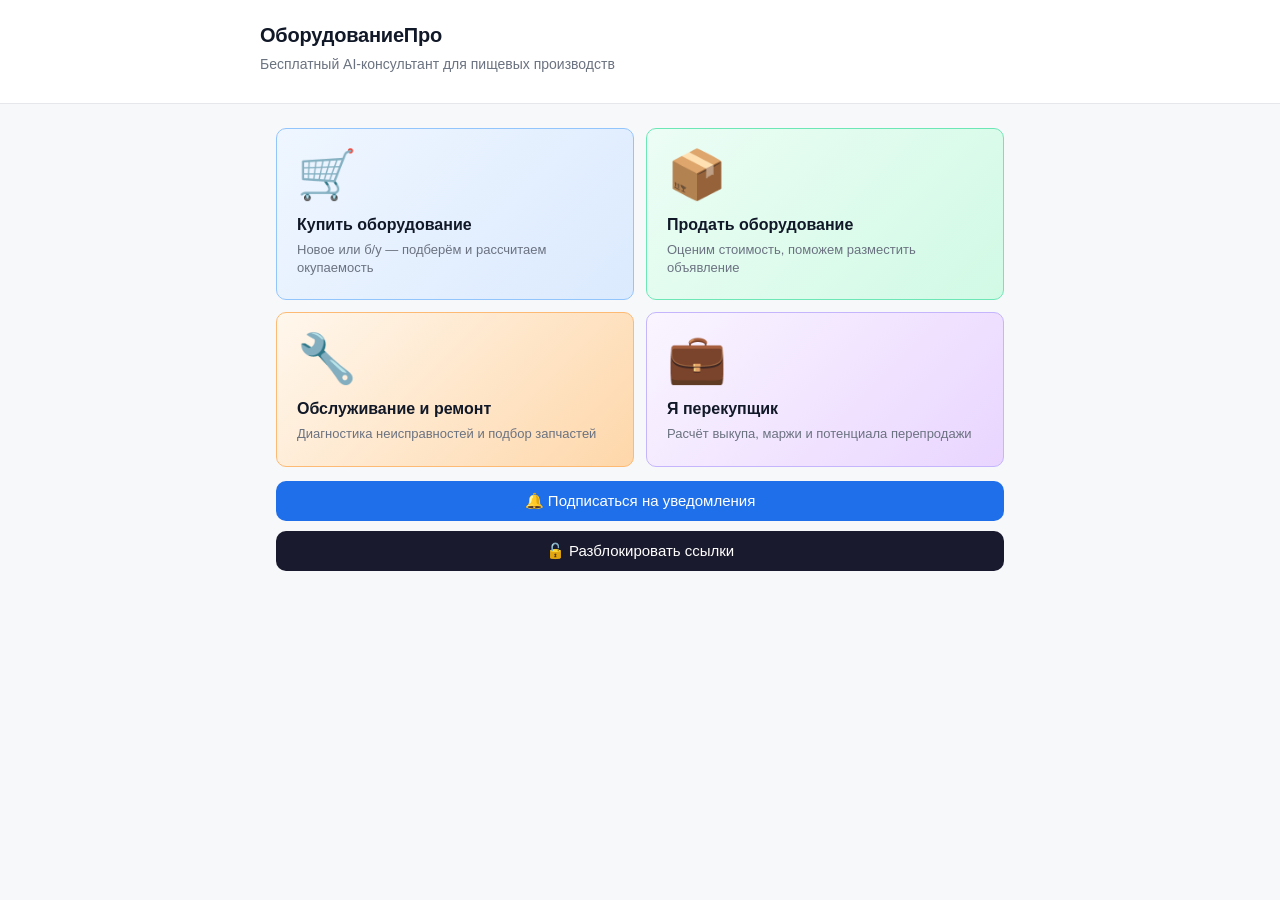
<file: index.html>
<!doctype html>
<!--
  ОборудованиеПро — AI-консультант по пищевому оборудованию.
-->
<html lang="ru">
<head>
<meta charset="utf-8">
<meta name="viewport" content="width=device-width, initial-scale=1">
<title>ОборудованиеПро — AI-консультант по пищевому оборудованию</title>
<style>
  :root {
    --bg: #f7f8fa;
    --surface: #ffffff;
    --border: #e5e7eb;
    --text: #111827;
    --muted: #6b7280;
    --accent: #1f6feb;
    --accent-hover: #1858c4;
    --user-bg: #1f6feb;
    --user-fg: #ffffff;
    --ai-bg: #f1f3f5;
    --ai-fg: #111827;
    --radius: 10px;
    --shadow: 0 1px 2px rgba(17,24,39,.04), 0 4px 12px rgba(17,24,39,.04);
  }
  * { box-sizing: border-box; }
  html, body { margin: 0; padding: 0; }
  body {
    font-family: -apple-system, BlinkMacSystemFont, "Segoe UI", Inter, Roboto, sans-serif;
    background: var(--bg);
    color: var(--text);
    line-height: 1.5;
    -webkit-font-smoothing: antialiased;
  }
  header {
    background: var(--surface);
    border-bottom: 1px solid var(--border);
    padding: 20px 24px 16px;
  }
  .wrap { max-width: 760px; margin: 0 auto; }
  header h1 {
    margin: 0;
    font-size: 20px;
    font-weight: 600;
    letter-spacing: -0.01em;
  }
  header p {
    margin: 4px 0 0;
    color: var(--muted);
    font-size: 14px;
  }

  nav.tabs {
    background: var(--surface);
    border-bottom: 1px solid var(--border);
    position: sticky;
    top: 0;
    z-index: 10;
  }
  nav.tabs .wrap {
    display: flex;
    gap: 2px;
    overflow-x: auto;
    -webkit-overflow-scrolling: touch;
    padding: 0 8px;
  }
  nav.tabs .wrap::-webkit-scrollbar { display: none; }
  .tab {
    background: transparent;
    border: 0;
    border-bottom: 2px solid transparent;
    padding: 12px 14px;
    font: inherit;
    font-size: 14px;
    color: var(--muted);
    cursor: pointer;
    white-space: nowrap;
    transition: color .15s, border-color .15s;
  }
  .tab:hover { color: var(--text); }
  .tab.active {
    color: var(--accent);
    border-bottom-color: var(--accent);
    font-weight: 500;
  }

  main {
    max-width: 760px;
    margin: 24px auto;
    padding: 0 16px 48px;
  }
  .panel-intro {
    margin: 0 0 12px;
    color: var(--muted);
    font-size: 14px;
  }
  .chat {
    background: var(--surface);
    border: 1px solid var(--border);
    border-radius: var(--radius);
    padding: 16px;
    min-height: 320px;
    box-shadow: var(--shadow);
    display: flex;
    flex-direction: column;
    gap: 10px;
  }
  .msg-row {
    display: flex;
    align-items: flex-end;
    gap: 8px;
    max-width: 92%;
  }
  .msg-row.ai { align-self: flex-start; }
  .msg-row.user { align-self: flex-end; }
  .msg-row .avatar {
    flex-shrink: 0;
    width: 28px;
    height: 28px;
    border-radius: 50%;
    background: var(--ai-bg);
    display: inline-flex;
    align-items: center;
    justify-content: center;
    font-size: 16px;
    line-height: 1;
  }
  .msg-row.user .avatar {
    background: rgba(31, 111, 235, 0.12);
  }
  .msg {
    max-width: 100%;
    padding: 10px 14px;
    border-radius: 12px;
    font-size: 15px;
    white-space: pre-wrap;
    word-wrap: break-word;
  }
  .msg.user {
    background: var(--user-bg);
    color: var(--user-fg);
    border-bottom-right-radius: 4px;
  }
  .msg.ai {
    background: var(--ai-bg);
    color: var(--ai-fg);
    border-bottom-left-radius: 4px;
  }
  .msg.error {
    align-self: stretch;
    background: #fff1f2;
    color: #9f1239;
    border: 1px solid #fecdd3;
    font-size: 13px;
  }

  .specialist-link {
    background: transparent;
    border: 0;
    padding: 10px 4px;
    margin-top: 6px;
    font: inherit;
    font-size: 13px;
    color: var(--muted);
    cursor: pointer;
    text-align: center;
    display: block;
    width: 100%;
    transition: color .15s;
  }
  .specialist-link:hover { color: var(--accent); }
  .specialist-form {
    background: var(--surface);
    border: 1px solid var(--border);
    border-radius: var(--radius);
    padding: 18px;
    margin-top: 10px;
    box-shadow: var(--shadow);
  }
  .specialist-form h4 {
    margin: 0 0 4px;
    font-size: 16px;
    font-weight: 600;
  }
  .specialist-form p.sub {
    margin: 0 0 14px;
    color: var(--muted);
    font-size: 13px;
  }
  .specialist-form .time-options {
    display: flex;
    gap: 8px;
    margin: 4px 0 14px;
  }
  .specialist-form .time-options label {
    flex: 1;
    cursor: pointer;
    padding: 10px 12px;
    border: 1px solid var(--border);
    border-radius: var(--radius);
    text-align: center;
    font-size: 14px;
    background: var(--surface);
    transition: border-color .15s, background .15s, color .15s;
  }
  .specialist-form .time-options input[type="radio"] {
    position: absolute;
    opacity: 0;
    pointer-events: none;
  }
  .specialist-form .time-options label:has(input:checked) {
    border-color: var(--accent);
    background: #eff6ff;
    color: var(--accent);
    font-weight: 500;
  }
  .specialist-form .success {
    text-align: center;
    padding: 14px 0;
    color: var(--text);
    font-size: 14px;
  }
  .msg .msg-photo {
    display: block;
    max-width: 220px;
    border-radius: 8px;
    margin-bottom: 6px;
  }
  .typing {
    color: var(--muted);
    font-size: 14px;
    font-style: italic;
  }
  .suggestions {
    display: flex;
    flex-wrap: wrap;
    gap: 8px;
    margin: 14px 0 0;
  }
  .suggestions button {
    background: var(--surface);
    border: 1px solid var(--border);
    border-radius: 999px;
    padding: 8px 14px;
    font-size: 14px;
    cursor: pointer;
    color: var(--text);
    transition: border-color .15s, background .15s;
  }
  .suggestions button:hover {
    border-color: var(--accent);
    color: var(--accent);
  }

  .previews {
    display: flex;
    flex-wrap: wrap;
    gap: 8px;
    margin-top: 14px;
  }
  .previews:empty { display: none; }
  .previews:not(:empty) + .composer { margin-top: 8px; }
  .preview {
    position: relative;
    width: 64px;
    height: 64px;
    border-radius: 8px;
    overflow: hidden;
    border: 1px solid var(--border);
    background: var(--surface);
  }
  .preview img { width: 100%; height: 100%; object-fit: cover; display: block; }
  .preview .remove {
    position: absolute;
    top: 2px;
    right: 2px;
    width: 18px;
    height: 18px;
    border-radius: 50%;
    border: 0;
    background: rgba(0,0,0,0.6);
    color: #fff;
    font-size: 14px;
    line-height: 1;
    cursor: pointer;
    padding: 0;
    display: flex;
    align-items: center;
    justify-content: center;
  }

  .composer {
    display: flex;
    gap: 8px;
    margin-top: 14px;
  }
  .composer input[type="text"] {
    flex: 1;
    padding: 12px 14px;
    border: 1px solid var(--border);
    border-radius: var(--radius);
    font-size: 15px;
    background: var(--surface);
    outline: none;
    transition: border-color .15s;
  }
  .composer input[type="text"]:focus { border-color: var(--accent); }
  .composer .attach {
    background: var(--surface);
    border: 1px solid var(--border);
    border-radius: var(--radius);
    padding: 0 14px;
    font-size: 18px;
    cursor: pointer;
    line-height: 1;
    transition: border-color .15s;
  }
  .composer .attach:hover { border-color: var(--accent); }

  button.primary {
    background: var(--accent);
    color: #fff;
    border: 0;
    padding: 11px 18px;
    border-radius: var(--radius);
    font-size: 15px;
    font-weight: 500;
    cursor: pointer;
    transition: background .15s;
  }
  button.primary:hover { background: var(--accent-hover); }
  button.primary:disabled { background: #9ca3af; cursor: not-allowed; }
  button.secondary {
    background: var(--surface);
    color: var(--text);
    border: 1px solid var(--border);
    padding: 11px 18px;
    border-radius: var(--radius);
    font-size: 15px;
    font-weight: 500;
    cursor: pointer;
    transition: border-color .15s, color .15s;
  }
  button.secondary:hover { border-color: var(--accent); color: var(--accent); }

  .sub-types { display: flex; gap: 8px; margin: 14px 0; }
  .sub-type {
    flex: 1; padding: 10px; border: 2px solid var(--accent); border-radius: var(--radius);
    background: var(--surface); color: var(--accent); font-weight: 600; font-size: 14px;
    cursor: pointer; transition: .15s; font-family: inherit;
  }
  .sub-type.active { background: var(--accent); color: #fff; }
  .sub-label { font-size: 13px; font-weight: 600; color: var(--muted); margin: 14px 0 8px; }
  .sub-cats { display: grid; grid-template-columns: 1fr 1fr; gap: 8px; margin-bottom: 12px; }
  .sub-cats label {
    display: flex; align-items: center; gap: 8px; font-size: 14px; color: var(--text); cursor: pointer;
  }
  .sub-cats input[type="checkbox"] { width: 16px; height: 16px; accent-color: var(--accent); }
  @media (max-width: 600px) { .sub-cats { grid-template-columns: 1fr; } }

  .card {
    background: var(--surface);
    border: 1px solid var(--border);
    border-radius: var(--radius);
    padding: 20px;
    box-shadow: var(--shadow);
    margin-bottom: 14px;
  }
  .card h3 {
    margin: 0 0 4px;
    font-size: 17px;
    font-weight: 600;
  }
  .card p.sub {
    margin: 0 0 16px;
    color: var(--muted);
    font-size: 14px;
  }
  .fields {
    display: grid;
    grid-template-columns: 1fr 1fr;
    gap: 10px;
    margin-bottom: 12px;
  }
  .fields .full { grid-column: 1 / -1; }
  .fields input,
  .fields select,
  .fields textarea {
    padding: 11px 12px;
    border: 1px solid var(--border);
    border-radius: var(--radius);
    font-size: 14px;
    font-family: inherit;
    outline: none;
    transition: border-color .15s;
    background: var(--surface);
    color: var(--text);
  }
  .fields textarea { resize: vertical; min-height: 80px; }
  .fields input:focus,
  .fields select:focus,
  .fields textarea:focus { border-color: var(--accent); }
  .card .success {
    text-align: center;
    padding: 24px 0;
    color: var(--text);
  }
  .actions {
    display: flex;
    gap: 8px;
    flex-wrap: wrap;
  }
  .valuation {
    background: #f0f7ff;
    border: 1px solid #cfe0ff;
    border-radius: var(--radius);
    padding: 14px 16px;
    margin: 12px 0;
    font-size: 14px;
    white-space: pre-wrap;
  }

  .recog-block {
    background: linear-gradient(135deg, #fff7ed 0%, #fef3c7 100%);
    border: 2px solid #f59e0b;
    border-radius: var(--radius);
    padding: 22px;
    margin-bottom: 24px;
    box-shadow: 0 4px 16px rgba(245, 158, 11, 0.18);
  }
  .recog-block h2 {
    margin: 0 0 6px;
    font-size: 18px;
    font-weight: 600;
    color: var(--text);
  }
  .recog-block .recog-sub {
    margin: 0 0 16px;
    color: #78350f;
    font-size: 14px;
  }
  .recog-block .chat {
    background: rgba(255, 255, 255, 0.65);
    min-height: 0;
  }

  .mode-switch {
    display: flex;
    gap: 4px;
    background: var(--surface);
    border: 1px solid var(--border);
    border-radius: var(--radius);
    padding: 4px;
    margin-bottom: 14px;
  }
  .mode-switch button {
    flex: 1;
    background: transparent;
    border: 0;
    padding: 9px 12px;
    font: inherit;
    font-size: 14px;
    color: var(--muted);
    border-radius: 6px;
    cursor: pointer;
    transition: background .15s, color .15s;
  }
  .mode-switch button.active {
    background: var(--accent);
    color: #fff;
  }

  .warehouse-table {
    width: 100%;
    border-collapse: collapse;
    margin-top: 14px;
    font-size: 14px;
    background: var(--surface);
    border: 1px solid var(--border);
    border-radius: var(--radius);
    overflow: hidden;
  }
  .warehouse-table th, .warehouse-table td {
    padding: 10px 12px;
    text-align: left;
    border-bottom: 1px solid var(--border);
  }
  .warehouse-table th {
    background: #f9fafb;
    font-weight: 600;
    color: var(--muted);
    font-size: 12px;
    text-transform: uppercase;
    letter-spacing: 0.04em;
  }
  .warehouse-table tr:last-child td { border-bottom: 0; }
  .warehouse-table .total-row td {
    background: #f9fafb;
    font-weight: 600;
  }
  .warehouse-table .price-col { text-align: right; white-space: nowrap; }
  .warehouse-table .verdict-cell { font-weight: 500; white-space: nowrap; }
  .warehouse-table tr.row-green { background: #f0fdf4; }
  .warehouse-table tr.row-yellow { background: #fefce8; }
  .warehouse-table tr.row-red { background: #fef2f2; }
  .warehouse-table .verdict-green { color: #15803d; }
  .warehouse-table .verdict-yellow { color: #a16207; }
  .warehouse-table .verdict-red { color: #b91c1c; }
  .reseller-summary {
    background: var(--surface);
    border: 1px solid var(--border);
    border-radius: var(--radius);
    padding: 14px 16px;
    margin-top: 12px;
    font-size: 14px;
    white-space: pre-wrap;
  }

  @media (max-width: 600px) {
    .fields { grid-template-columns: 1fr; }
    .msg { max-width: 100%; }
    .msg .msg-photo { max-width: 160px; }
  }

  /* ---------- New navigation (home → category → chat) ---------- */
  nav.tabs { display: none; }
  .mode-switch { display: none; }

  .home-screen p.lead {
    margin: 0 0 22px;
    color: var(--muted);
    font-size: 15px;
  }
  .home-cards {
    display: grid;
    grid-template-columns: 1fr 1fr;
    gap: 12px;
  }
  .home-card {
    background: var(--surface);
    border: 1px solid var(--border);
    border-radius: var(--radius);
    padding: 22px 20px;
    text-align: left;
    cursor: pointer;
    transition: border-color .15s, box-shadow .2s, transform .15s;
    font: inherit;
    color: inherit;
    display: block;
    width: 100%;
  }
  .home-card:hover {
    transform: translateY(-3px);
    box-shadow: 0 8px 20px rgba(17,24,39,.10);
  }
  .home-card:active { transform: translateY(-1px); }
  .home-card .icon {
    display: block;
    font-size: 48px;
    line-height: 1;
    margin-bottom: 14px;
  }
  .home-card .label {
    display: block;
    font-size: 16px;
    font-weight: 600;
    margin-bottom: 4px;
  }
  .home-card .desc {
    display: block;
    font-size: 13px;
    color: var(--muted);
    line-height: 1.4;
  }

  .home-card.color-buy {
    background: linear-gradient(135deg, #eff6ff 0%, #dbeafe 100%);
    border-color: #93c5fd;
  }
  .home-card.color-sell {
    background: linear-gradient(135deg, #ecfdf5 0%, #d1fae5 100%);
    border-color: #6ee7b7;
  }
  .home-card.color-service {
    background: linear-gradient(135deg, #fff7ed 0%, #fed7aa 100%);
    border-color: #fdba74;
  }
  .home-card.color-reseller {
    background: linear-gradient(135deg, #faf5ff 0%, #e9d5ff 100%);
    border-color: #c4b5fd;
  }

  .category-screen h2 {
    margin: 0 0 16px;
    font-size: 22px;
    font-weight: 600;
  }
  .nav-cards {
    display: flex;
    flex-direction: column;
    gap: 10px;
  }
  .nav-card {
    display: flex;
    align-items: center;
    gap: 16px;
    background: var(--surface);
    border: 1px solid var(--border);
    border-radius: var(--radius);
    padding: 18px 18px;
    text-align: left;
    cursor: pointer;
    transition: transform .15s, box-shadow .2s, border-color .15s;
    font: inherit;
    color: inherit;
    width: 100%;
  }
  .nav-card:hover {
    transform: translateY(-2px);
    box-shadow: 0 6px 16px rgba(17,24,39,.08);
    border-color: var(--accent);
  }
  .nav-card:active { transform: translateY(0); }
  .nav-card .card-icon {
    font-size: 32px;
    line-height: 1;
    flex-shrink: 0;
  }
  .nav-card .card-body {
    flex: 1;
    display: flex;
    flex-direction: column;
    gap: 2px;
    min-width: 0;
  }
  .nav-card .card-title {
    font-size: 16px;
    font-weight: 600;
    color: var(--text);
  }
  .nav-card .card-desc {
    font-size: 13px;
    color: var(--muted);
    line-height: 1.4;
  }
  .nav-card .card-arrow {
    font-size: 20px;
    color: var(--muted);
    transition: transform .15s, color .15s;
    flex-shrink: 0;
  }
  .nav-card:hover .card-arrow {
    color: var(--accent);
    transform: translateX(3px);
  }
  .nav-card.accent {
    background: linear-gradient(135deg, #eff6ff 0%, #dbeafe 100%);
    border-color: #93c5fd;
  }
  .nav-card.accent .card-title { color: var(--accent); }
  .nav-card.accent:hover { border-color: var(--accent-hover); }

  .back-link {
    background: transparent;
    border: 0;
    padding: 8px 0;
    font: inherit;
    font-size: 14px;
    color: var(--muted);
    cursor: pointer;
    margin-bottom: 4px;
    align-self: flex-start;
  }
  .back-link:hover { color: var(--text); }

  section[data-screen]:not([hidden]),
  section[data-panel]:not([hidden]) {
    animation: screenFadeIn 0.18s ease-out;
  }
  @keyframes screenFadeIn {
    from { opacity: 0; transform: translateY(4px); }
    to { opacity: 1; transform: translateY(0); }
  }

  @media (max-width: 600px) {
    .home-cards { grid-template-columns: 1fr; }
  }
</style>
</head>
<body>

<header>
  <div class="wrap">
    <h1>ОборудованиеПро</h1>
    <p>Бесплатный AI-консультант для пищевых производств</p>
    <div id="tg-login-header" style="margin-top:12px">
      <div id="tg-login-widget" style="display:flex;justify-content:center">
        <script async src="https://telegram.org/js/telegram-widget.js?22"
          data-telegram-login="IndMartAlertsBot"
          data-size="medium"
          data-onauth="onIndexTelegramAuth(user)"
          data-request-access="write"
          data-radius="8"></script>
      </div>
      <div id="tg-user-box" style="display:none;justify-content:center;align-items:center;gap:10px;margin-top:6px;font-size:14px">
        <span id="tg-user-name"></span>
        <a href="/upgrade" style="color:#c8a55a;text-decoration:underline">Перейти к подписке →</a>
        <button type="button" onclick="indexLogoutTelegram()" style="background:none;border:none;color:#9aa3b2;cursor:pointer;font-size:12px">Выйти</button>
      </div>
    </div>
  </div>
</header>

<main>
  <button type="button" id="back-button" class="back-link" hidden>← Назад</button>

  <!-- ========== Home screen ========== -->
  <section class="home-screen" data-screen="home">
    <div class="home-cards">
      <button class="home-card color-buy" type="button" data-go-screen="category-buy">
        <span class="icon">🛒</span>
        <span class="label">Купить оборудование</span>
        <span class="desc">Новое или б/у — подберём и рассчитаем окупаемость</span>
      </button>
      <button class="home-card color-sell" type="button" data-go-screen="category-sell">
        <span class="icon">📦</span>
        <span class="label">Продать оборудование</span>
        <span class="desc">Оценим стоимость, поможем разместить объявление</span>
      </button>
      <button class="home-card color-service" type="button" data-go-screen="category-service">
        <span class="icon">🔧</span>
        <span class="label">Обслуживание и ремонт</span>
        <span class="desc">Диагностика неисправностей и подбор запчастей</span>
      </button>
      <button class="home-card color-reseller" type="button" data-go-screen="category-reseller">
        <span class="icon">💼</span>
        <span class="label">Я перекупщик</span>
        <span class="desc">Расчёт выкупа, маржи и потенциала перепродажи</span>
      </button>
    </div>
    <button type="button" class="primary" data-go-screen="subscribe" style="width:100%;margin-top:14px">🔔 Подписаться на уведомления</button>
    <button type="button" class="primary" data-go-screen="upgrade" style="width:100%;margin-top:10px;background:#1a1a2e">🔓 Разблокировать ссылки</button>
  </section>

  <!-- ========== Category screens ========== -->
  <section class="category-screen" data-screen="category-buy" hidden>
    <h2>🛒 Купить оборудование</h2>
    <div class="nav-cards">
      <button class="nav-card" type="button" data-go-screen="chat-buy-new">
        <span class="card-icon">🆕</span>
        <span class="card-body">
          <span class="card-title">Новое оборудование</span>
          <span class="card-desc">Подберу модели под вашу задачу и объём</span>
        </span>
        <span class="card-arrow">→</span>
      </button>
      <button class="nav-card" type="button" data-go-screen="chat-buy-used">
        <span class="card-icon">♻️</span>
        <span class="card-body">
          <span class="card-title">Б/у оборудование</span>
          <span class="card-desc">Цены на рынке, надёжные бренды, риски покупки</span>
        </span>
        <span class="card-arrow">→</span>
      </button>
      <button class="nav-card accent" type="button" data-go-screen="chat-buy-turnkey">
        <span class="card-icon">🏭</span>
        <span class="card-body">
          <span class="card-title">Открываю производство с нуля</span>
          <span class="card-desc">Составлю полный список оборудования с бюджетом</span>
        </span>
        <span class="card-arrow">→</span>
      </button>
    </div>
  </section>

  <section class="category-screen" data-screen="category-sell" hidden>
    <h2>📦 Продать оборудование</h2>
    <div class="nav-cards">
      <button class="nav-card" type="button" data-go-screen="chat-sell-single">
        <span class="card-icon">📦</span>
        <span class="card-body">
          <span class="card-title">Продаю одну позицию</span>
          <span class="card-desc">AI оценит стоимость и поможет разместить объявление</span>
        </span>
        <span class="card-arrow">→</span>
      </button>
      <button class="nav-card" type="button" data-go-screen="chat-sell-warehouse">
        <span class="card-icon">🗂️</span>
        <span class="card-body">
          <span class="card-title">Продаю несколько позиций</span>
          <span class="card-desc">Составим список, оценим каждую позицию и итого</span>
        </span>
        <span class="card-arrow">→</span>
      </button>
    </div>
  </section>

  <section class="category-screen" data-screen="category-service" hidden>
    <h2>🔧 Обслуживание и ремонт</h2>
    <div class="nav-cards">
      <button class="nav-card" type="button" data-go-screen="chat-service">
        <span class="card-icon">🔧</span>
        <span class="card-body">
          <span class="card-title">Диагностика неисправности</span>
          <span class="card-desc">Опишите симптом — AI найдёт причину и решение</span>
        </span>
        <span class="card-arrow">→</span>
      </button>
      <button class="nav-card" type="button" data-go-screen="chat-parts">
        <span class="card-icon">⚙️</span>
        <span class="card-body">
          <span class="card-title">Подбор запчастей</span>
          <span class="card-desc">Назовите модель и деталь — найдём артикул и поставщика</span>
        </span>
        <span class="card-arrow">→</span>
      </button>
    </div>
  </section>

  <section class="category-screen" data-screen="category-reseller" hidden>
    <h2>💼 Я перекупщик</h2>
    <div class="nav-cards">
      <button class="nav-card" type="button" data-go-screen="chat-reseller-single">
        <span class="card-icon">📦</span>
        <span class="card-body">
          <span class="card-title">Одна позиция</span>
          <span class="card-desc">Цена выкупа, перепродажи и маржа</span>
        </span>
        <span class="card-arrow">→</span>
      </button>
      <button class="nav-card" type="button" data-go-screen="chat-reseller-line">
        <span class="card-icon">🔗</span>
        <span class="card-body">
          <span class="card-title">Линия целиком</span>
          <span class="card-desc">Расчёт по каждой позиции + бонус за комплектность</span>
        </span>
        <span class="card-arrow">→</span>
      </button>
      <button class="nav-card" type="button" data-go-screen="chat-reseller-warehouse">
        <span class="card-icon">🗂️</span>
        <span class="card-body">
          <span class="card-title">Выбрать из склада</span>
          <span class="card-desc">Покажу что выгодно брать — зелёный / жёлтый / красный</span>
        </span>
        <span class="card-arrow">→</span>
      </button>
    </div>
  </section>

  <!-- ========== Subscribe screen ========== -->
  <section class="category-screen" data-screen="subscribe" id="subscribe-screen" hidden>
    <div class="card">
      <h3>🔔 Первым узнавай о срочных продажах</h3>
      <p class="sub">Бесплатные уведомления в Telegram когда появится выгодное оборудование по твоим критериям. Уведомления приходят от бота <a href="https://t.me/IndMartAlertsBot" target="_blank">@IndMartAlertsBot</a>.</p>

      <div class="sub-types">
        <button type="button" class="sub-type active" data-sub-type="reseller">💼 Я перекупщик</button>
        <button type="button" class="sub-type" data-sub-type="buyer">🏭 Покупаю для бизнеса</button>
      </div>

      <form id="subscribe-form">
        <div class="fields">
          <input class="full" type="text" id="sub-name" placeholder="Имя" required>
          <input class="full" type="text" id="sub-telegram" placeholder="Telegram username (например @ivan_resell)" required>
          <select class="full" id="sub-region">
            <option value="" selected>Все регионы</option>
            <option>Москва</option>
            <option>Санкт-Петербург</option>
            <option>Московская область</option>
            <option>Краснодарский край</option>
            <option>Свердловская область</option>
            <option>Татарстан</option>
            <option>Новосибирская область</option>
            <option>Ростовская область</option>
            <option>Другой</option>
          </select>
        </div>

        <div class="sub-label">Категории оборудования</div>
        <div class="sub-cats">
          <label><input type="checkbox" value="Тестомесы"> Тестомесы</label>
          <label><input type="checkbox" value="Печи хлебопекарные"> Печи хлебопекарные</label>
          <label><input type="checkbox" value="Расстойные шкафы"> Расстойные шкафы</label>
          <label><input type="checkbox" value="Пароконвектоматы"> Пароконвектоматы</label>
          <label><input type="checkbox" value="Тестоделители"> Тестоделители</label>
          <label><input type="checkbox" value="Холодильное"> Холодильное</label>
          <label><input type="checkbox" value="Другое"> Другое</label>
        </div>

        <div id="sub-reseller-fields">
          <div class="sub-label">Критерии перекупщика</div>
          <div class="fields">
            <input type="number" id="sub-min-margin" placeholder="Мин. маржа (₽)" min="0" step="1000">
            <input type="number" id="sub-max-turnover" placeholder="Макс. оборот (дней)" min="1" max="365">
          </div>
          <div class="sub-cats">
            <label><input type="checkbox" id="sub-private-only"> Только частные лица</label>
            <label><input type="checkbox" id="sub-urgent-only"> Только срочные</label>
          </div>
        </div>

        <button type="submit" class="primary" id="sub-submit" style="width:100%;margin-top:6px">Подписаться бесплатно 🔔</button>
      </form>

      <div class="success" id="subscribe-success" hidden>
        ✅ Готово! Теперь напишите боту <a href="https://t.me/IndMartAlertsBot" target="_blank">@IndMartAlertsBot</a> команду /start — и будете получать уведомления первым!
      </div>
      <p id="subscribe-error" style="color:#b91c1c;font-size:14px;margin:10px 0 0;text-align:center" hidden></p>
    </div>
  </section>

  <section class="category-screen" data-screen="upgrade" id="upgrade-screen" hidden>
    <div class="card">
      <h3>💼 IndMart Перекупщик</h3>
      <p class="sub">Первым узнавай о выгодных сделках</p>

      <div class="sub-cats" style="margin-top:6px">
        <label style="pointer-events:none">✅ Полные ссылки на срочные объявления</label>
        <label style="pointer-events:none">✅ Уведомления раньше всех</label>
        <label style="pointer-events:none">✅ Безлимитные оценки</label>
        <label style="pointer-events:none">✅ Оценка по фото (определение модели)</label>
        <label style="pointer-events:none">✅ Фильтры по марже и обороту</label>
      </div>

      <div style="text-align:center;margin:18px 0 6px">
        <div style="font-size:32px;font-weight:800;color:#1a1a2e">2 990 ₽<span style="font-size:16px;font-weight:600;color:#888">/мес</span></div>
        <div style="font-size:13px;color:#888;margin-top:4px">или 1 990 ₽/мес при оплате за год</div>
      </div>

      <form id="upgrade-form">
        <div class="fields">
          <input class="full" type="text" id="upg-telegram" placeholder="@username" required>
        </div>
        <button type="submit" class="primary" id="upg-submit" style="width:100%;margin-top:6px">Оплатить 2 990 ₽</button>
      </form>
      <p id="upgrade-error" style="color:#b91c1c;font-size:14px;margin:10px 0 0;text-align:center" hidden></p>
    </div>
  </section>

  <!-- ========== Chat panels (shown via navigation) ========== -->

  <!-- Panel: новое оборудование -->
  <section data-panel="new" hidden>
    <div class="mode-switch" id="new-mode-switch">
      <button type="button" class="active" data-submode="single">📦 Одна позиция</button>
      <button type="button" data-submode="line">🔗 Собрать линию</button>
      <button type="button" data-submode="turnkey">🏭 Цех под ключ</button>
    </div>

    <!-- submode 1: single position -->
    <div id="new-block-single">
      <div id="chat-new" class="chat"></div>

      <div class="suggestions" id="suggestions-new">
        <button data-prompt="Хочу производить котлеты">Хочу производить котлеты</button>
        <button data-prompt="Нужна печь для хлеба">Нужна печь для хлеба</button>
        <button data-prompt="Автоматизировать упаковку">Автоматизировать упаковку</button>
        <button data-prompt="Расширить мясопереработку">Расширить мясопереработку</button>
      </div>

      <div class="previews" id="previews-new"></div>
      <form class="composer" id="composer-new" autocomplete="off">
        <button type="button" class="attach" data-file="file-new" aria-label="Прикрепить фото">📎</button>
        <input id="file-new" type="file" accept="image/*" multiple hidden>
        <input id="input-new" type="text" placeholder="Опишите задачу или прикрепите фото…">
        <button type="submit" class="primary">Отправить</button>
      </form>
    </div>

    <!-- submode 2: line -->
    <div id="new-block-line" hidden>
      <p class="panel-intro">Соберём производственную линию: подберу агрегаты, цены, на что смотреть при покупке.</p>
      <div id="chat-new-line" class="chat"></div>

      <div class="suggestions" id="suggestions-new-line">
        <button data-prompt="Хочу мини-пекарню, 200 кг хлеба в день">Пекарня 200 кг</button>
        <button data-prompt="Цех котлет, объём 500 кг в смену">Котлеты 500 кг</button>
        <button data-prompt="Линия упаковки для замороженных продуктов">Упаковка заморозки</button>
      </div>

      <div class="previews" id="previews-new-line"></div>
      <form class="composer" id="composer-new-line" autocomplete="off">
        <button type="button" class="attach" data-file="file-new-line" aria-label="Прикрепить фото">📎</button>
        <input id="file-new-line" type="file" accept="image/*" multiple hidden>
        <input id="input-new-line" type="text" placeholder="Что производите и в каком объёме?">
        <button type="submit" class="primary">Отправить</button>
      </form>

      <div id="new-line-table"></div>
    </div>

    <!-- submode 3: turnkey -->
    <div id="new-block-turnkey" hidden>
      <p class="panel-intro">Спланируем цех под ключ: список оборудования, обязательное vs желательное, минимальный и оптимальный бюджет.</p>
      <div id="chat-new-turnkey" class="chat"></div>

      <div class="suggestions" id="suggestions-new-turnkey">
        <button data-prompt="Цех замороженных полуфабрикатов, 1 тонна в смену">Заморозка 1т</button>
        <button data-prompt="Мини-завод по производству колбас">Колбасы</button>
        <button data-prompt="Кондитерский цех, 300 кг продукции в день">Кондитерский 300 кг</button>
      </div>

      <div class="previews" id="previews-new-turnkey"></div>
      <form class="composer" id="composer-new-turnkey" autocomplete="off">
        <button type="button" class="attach" data-file="file-new-turnkey" aria-label="Прикрепить фото">📎</button>
        <input id="file-new-turnkey" type="file" accept="image/*" multiple hidden>
        <input id="input-new-turnkey" type="text" placeholder="Что планируете производить?">
        <button type="submit" class="primary">Отправить</button>
      </form>

      <div id="new-turnkey-table"></div>
    </div>

    <form class="card" id="lead-form" hidden autocomplete="off" style="margin-top:24px;">
      <h3>Получить КП от поставщиков</h3>
      <p class="sub">Отправим персональные коммерческие предложения от 3–5 поставщиков в течение дня.</p>
      <div class="fields">
        <input name="name" type="text" placeholder="Имя" required>
        <input name="email" type="email" placeholder="Email" required>
        <input name="phone" type="tel" placeholder="Телефон" required>
        <input name="city" type="text" placeholder="Город" required>
      </div>
      <button type="submit" class="primary" style="width:100%;">Получить КП</button>
    </form>
  </section>

  <!-- ========== TAB: Купить б/у ========== -->
  <section data-panel="used" hidden>
    <div class="mode-switch" id="used-mode-switch">
      <button type="button" class="active" data-mode="self">👤 Для себя</button>
      <button type="button" data-mode="reseller">💼 Перекупщик</button>
    </div>

    <!-- self mode -->
    <div id="used-block-self">
      <div class="mode-switch" id="self-submode-switch">
        <button type="button" class="active" data-submode="single">📦 Одна позиция</button>
        <button type="button" data-submode="line">🔗 Собрать линию</button>
        <button type="button" data-submode="turnkey">🏭 Цех под ключ</button>
      </div>

      <!-- self submode 1 -->
      <div id="self-block-single">
        <p class="panel-intro">Расскажу про рынок б/у: цены, надёжные бренды, риски, на что смотреть.</p>
        <div id="chat-used" class="chat"></div>

        <div class="suggestions" id="suggestions-used">
          <button data-prompt="Ищу мясорубку б/у">Мясорубка б/у</button>
          <button data-prompt="Нужна печь б/у">Печь б/у</button>
          <button data-prompt="Куттер б/у">Куттер б/у</button>
          <button data-prompt="Упаковочная линия б/у">Упаковочная линия б/у</button>
        </div>

        <div class="previews" id="previews-used"></div>
        <form class="composer" id="composer-used" autocomplete="off">
          <button type="button" class="attach" data-file="file-used" aria-label="Прикрепить фото">📎</button>
          <input id="file-used" type="file" accept="image/*" multiple hidden>
          <input id="input-used" type="text" placeholder="Какое оборудование ищете или приложите фото…">
          <button type="submit" class="primary">Спросить</button>
        </form>
      </div>

      <!-- self submode 2: line -->
      <div id="self-block-line" hidden>
        <p class="panel-intro">Соберём линию из б/у оборудования: список агрегатов, цены, на что смотреть при покупке.</p>
        <div id="chat-self-line" class="chat"></div>

        <div class="suggestions" id="suggestions-self-line">
          <button data-prompt="Нужна б/у линия для пекарни, 200 кг хлеба в день">Пекарня 200 кг</button>
          <button data-prompt="Цех котлет на б/у, 500 кг в смену">Котлеты 500 кг</button>
          <button data-prompt="Линия упаковки заморозки на б/у">Упаковка</button>
        </div>

        <div class="previews" id="previews-self-line"></div>
        <form class="composer" id="composer-self-line" autocomplete="off">
          <button type="button" class="attach" data-file="file-self-line" aria-label="Прикрепить фото">📎</button>
          <input id="file-self-line" type="file" accept="image/*" multiple hidden>
          <input id="input-self-line" type="text" placeholder="Что производите и в каком объёме?">
          <button type="submit" class="primary">Отправить</button>
        </form>

        <div id="self-line-table"></div>
      </div>

      <!-- self submode 3: turnkey -->
      <div id="self-block-turnkey" hidden>
        <p class="panel-intro">Спланируем цех под ключ: обязательное vs желательное, минимальный и оптимальный бюджет, окупаемость.</p>
        <div id="chat-self-turnkey" class="chat"></div>

        <div class="suggestions" id="suggestions-self-turnkey">
          <button data-prompt="Цех замороженных полуфабрикатов, 1 тонна в смену">Заморозка 1т</button>
          <button data-prompt="Мини-завод по производству колбас">Колбасы</button>
          <button data-prompt="Кондитерский цех, 300 кг в день">Кондитерский 300 кг</button>
        </div>

        <div class="previews" id="previews-self-turnkey"></div>
        <form class="composer" id="composer-self-turnkey" autocomplete="off">
          <button type="button" class="attach" data-file="file-self-turnkey" aria-label="Прикрепить фото">📎</button>
          <input id="file-self-turnkey" type="file" accept="image/*" multiple hidden>
          <input id="input-self-turnkey" type="text" placeholder="Что планируете производить?">
          <button type="submit" class="primary">Отправить</button>
        </form>

        <div id="self-turnkey-table"></div>
      </div>
    </div>

    <!-- reseller mode -->
    <div id="used-block-reseller" hidden>
      <div class="mode-switch" id="reseller-submode-switch">
        <button type="button" class="active" data-submode="single">📦 Одна позиция</button>
        <button type="button" data-submode="line">🏭 Линия целиком</button>
        <button type="button" data-submode="warehouse">🗂️ Выбрать из склада</button>
      </div>

      <!-- submode 1: single position -->
      <div id="reseller-block-single">
        <p class="panel-intro">Считаю арбитраж: выкуп со скидкой, перепродажа, маржа, сроки оборота.</p>
        <div id="chat-used-reseller" class="chat"></div>

        <div class="suggestions" id="suggestions-used-reseller">
          <button data-prompt="Тестомес Прима-300, средний рынок">Тестомес</button>
          <button data-prompt="Печь Восход ХПЭ-500 б/у">Печь Восход</button>
          <button data-prompt="Куттер Robot Coupe R45">Куттер R45</button>
          <button data-prompt="Расстойный шкаф Smeg">Расстойник</button>
        </div>

        <div class="previews" id="previews-used-reseller"></div>
        <form class="composer" id="composer-used-reseller" autocomplete="off">
          <button type="button" class="attach" data-file="file-used-reseller" aria-label="Прикрепить фото">📎</button>
          <input id="file-used-reseller" type="file" accept="image/*" multiple hidden>
          <input id="input-used-reseller" type="text" placeholder="Назовите модель — посчитаю маржу">
          <button type="submit" class="primary">Посчитать</button>
        </form>
      </div>

      <!-- submode 2: whole line -->
      <div id="reseller-block-line" hidden>
        <p class="panel-intro">Расскажите про позиции линии — посчитаю выкуп, продажу, маржу и бонус за комплектность.</p>
        <div id="chat-reseller-line" class="chat"></div>

        <div class="suggestions" id="suggestions-reseller-line">
          <button data-prompt="Линия для пекарни: расстойник, тестомес, печь конвекционная">Пекарня</button>
          <button data-prompt="Линия мясопереработки: куттер, шприц, термокамера">Мясопереработка</button>
          <button data-prompt="Линия упаковки: дозатор, термоупаковщик, маркировщик">Упаковка</button>
        </div>

        <div class="previews" id="previews-reseller-line"></div>
        <form class="composer" id="composer-reseller-line" autocomplete="off">
          <button type="button" class="attach" data-file="file-reseller-line" aria-label="Прикрепить фото">📎</button>
          <input id="file-reseller-line" type="file" accept="image/*" multiple hidden>
          <input id="input-reseller-line" type="text" placeholder="Расскажите про позицию линии…">
          <button type="submit" class="primary">Отправить</button>
        </form>

        <div id="reseller-line-table"></div>
      </div>

      <!-- submode 3: pick from warehouse -->
      <div id="reseller-block-warehouse" hidden>
        <p class="panel-intro">Опишите позиции на складе — выделю 🟢 выгодные, 🟡 средние, 🔴 невыгодные.</p>
        <div id="chat-reseller-warehouse" class="chat"></div>

        <div class="suggestions" id="suggestions-reseller-warehouse">
          <button data-prompt="На складе: печь Восход 2018, тестомес Прима 2015, два куттера Robot Coupe 2020">Микс</button>
          <button data-prompt="Б/у пекарское: расстойный шкаф, тестомес, печь конвекционная Unox">Пекарское</button>
          <button data-prompt="Холодильное оборудование: витрины, лари, моноблоки">Холод</button>
        </div>

        <div class="previews" id="previews-reseller-warehouse"></div>
        <form class="composer" id="composer-reseller-warehouse" autocomplete="off">
          <button type="button" class="attach" data-file="file-reseller-warehouse" aria-label="Прикрепить фото">📎</button>
          <input id="file-reseller-warehouse" type="file" accept="image/*" multiple hidden>
          <input id="input-reseller-warehouse" type="text" placeholder="Опишите складские позиции…">
          <button type="submit" class="primary">Отправить</button>
        </form>

        <div id="reseller-warehouse-table"></div>
      </div>
    </div>

    <form class="card" id="lead-form-used" hidden autocomplete="off" style="margin-top:24px;">
      <h3>Оставить заявку на поиск</h3>
      <p class="sub">Поищем подходящие варианты в каталоге и у проверенных продавцов.</p>
      <div class="fields">
        <input name="name" type="text" placeholder="Имя" required>
        <input name="email" type="email" placeholder="Email" required>
        <input name="phone" type="tel" placeholder="Телефон" required>
        <input name="city" type="text" placeholder="Город" required>
      </div>
      <button type="submit" class="primary" style="width:100%;">Отправить заявку</button>
    </form>
  </section>

  <!-- ========== TAB: Продать ========== -->
  <section data-panel="sell" hidden>
    <div class="mode-switch" id="sell-mode-switch">
      <button type="button" class="active" data-mode="single">📋 Одна позиция</button>
      <button type="button" data-mode="warehouse">📦 Продаю несколько позиций</button>
    </div>

    <div id="sell-block-single">

    <div class="recog-block">
      <h2>📷 Не знаете что за аппарат?</h2>
      <p class="recog-sub">Сфотографируйте — AI определит модель, год выпуска и рыночную стоимость.</p>

      <input id="file-recog" type="file" accept="image/*" multiple hidden>
      <button type="button" class="primary" data-file="file-recog" id="recog-start-btn">📷 Сфотографировать и определить</button>

      <div class="previews" id="previews-recog" style="margin-top: 14px;"></div>
      <div id="chat-recog" class="chat" hidden style="margin-top: 14px;"></div>

      <form class="composer" id="composer-recog" hidden autocomplete="off" style="margin-top: 8px;">
        <button type="button" class="attach" data-file="file-recog" aria-label="Добавить фото">📎</button>
        <input id="input-recog" type="text" placeholder="Уточните что нужно знать…">
        <button type="submit" class="primary">Отправить</button>
      </form>

      <button type="button" class="primary" id="recog-fill-btn" hidden style="margin-top: 14px; width: 100%;">📝 Заполнить форму ниже</button>
    </div>

    <p class="panel-intro">Заполните данные, приложите фото — AI оценит рыночную стоимость, после чего объявление будет опубликовано.</p>
    <form class="card" id="sell-form" autocomplete="off">
      <h3>Параметры оборудования</h3>
      <div class="fields">
        <input class="full" name="title" type="text" placeholder="Название оборудования" required>
        <input name="brand" type="text" placeholder="Бренд / производитель">
        <input name="year" type="number" min="1900" max="2100" placeholder="Год выпуска">
        <select name="condition" required>
          <option value="used">Б/у</option>
          <option value="new">Новое</option>
          <option value="refurbished">Восстановленное</option>
        </select>
        <input name="category" type="text" placeholder="Категория (напр. Печь, Тестомес)" required>
        <input name="city" type="text" placeholder="Город">
        <input name="price" type="number" min="0" step="1" placeholder="Цена, руб" required>
        <textarea class="full" name="description" placeholder="Описание состояния, комплектации, истории" required></textarea>
      </div>

      <h3 style="margin-top:8px;">Фото оборудования</h3>
      <p class="sub">До 5 фото — AI учитывает их при оценке.</p>
      <div class="previews" id="previews-sell" style="margin-top:0; margin-bottom:10px;"></div>
      <input id="file-sell" type="file" accept="image/*" multiple hidden>
      <button type="button" class="secondary" data-file="file-sell" style="margin-bottom:14px;">📎 Добавить фото</button>

      <h3 style="margin-top:8px;">Контакты продавца</h3>
      <div class="fields">
        <input name="seller_name" type="text" placeholder="Имя" required>
        <input name="seller_email" type="email" placeholder="Email" required>
        <input class="full" name="seller_phone" type="tel" placeholder="Телефон (опционально)">
      </div>
      <div class="actions">
        <button type="button" class="secondary" id="sell-evaluate">Оценить стоимость</button>
        <button type="submit" class="primary">Опубликовать объявление</button>
      </div>
    </form>

    <div id="sell-valuation"></div>
    </div><!-- /sell-block-single -->

    <div id="sell-block-warehouse" hidden>
      <p class="panel-intro">AI задаст вопросы по каждой позиции, соберёт список и поможет опубликовать всё сразу.</p>

      <form class="card" id="warehouse-seller-form" autocomplete="off">
        <h3>Контакты продавца</h3>
        <p class="sub">Используются для всех опубликованных позиций.</p>
        <div class="fields">
          <input name="seller_name" type="text" placeholder="Имя" required>
          <input name="seller_email" type="email" placeholder="Email" required>
          <input name="seller_phone" type="tel" placeholder="Телефон">
          <input name="seller_city" type="text" placeholder="Город">
        </div>
      </form>

      <div id="chat-warehouse" class="chat"></div>

      <div class="previews" id="previews-warehouse"></div>
      <form class="composer" id="composer-warehouse" autocomplete="off">
        <button type="button" class="attach" data-file="file-warehouse" aria-label="Прикрепить фото">📎</button>
        <input id="file-warehouse" type="file" accept="image/*" multiple hidden>
        <input id="input-warehouse" type="text" placeholder="Ответьте на вопрос или скажите 'закончил'…">
        <button type="submit" class="primary">Отправить</button>
      </form>

      <div id="warehouse-table-wrap"></div>

      <div class="actions" id="warehouse-actions" hidden style="margin-top: 14px;">
        <button type="button" class="primary" id="warehouse-publish-all">Опубликовать всё</button>
        <button type="button" class="secondary" id="warehouse-select-btn">Выбрать позиции</button>
      </div>
    </div>
  </section>

  <!-- ========== TAB: Обслуживание ========== -->
  <section data-panel="service" hidden>
    <p class="panel-intro">Опишите симптом или приложите фото поломки — AI-диагност поможет найти причину и решение.</p>
    <div id="chat-service" class="chat"></div>

    <div class="suggestions" id="suggestions-service">
      <button data-prompt="Тестомес гудит при включении, но месильный орган не вращается.">Тестомес</button>
      <button data-prompt="Печь не выходит на заданную температуру, греется только верхний тэн.">Печь</button>
      <button data-prompt="Холодильная витрина шумит и плохо охлаждает.">Холодильник</button>
    </div>

    <div class="previews" id="previews-service"></div>
    <form class="composer" id="composer-service" autocomplete="off">
      <button type="button" class="attach" data-file="file-service" aria-label="Прикрепить фото">📎</button>
      <input id="file-service" type="file" accept="image/*" multiple hidden>
      <input id="input-service" type="text" placeholder="Опишите неисправность или приложите фото…">
      <button type="submit" class="primary">Спросить</button>
    </form>
  </section>

  <!-- ========== TAB: Запчасти ========== -->
  <section data-panel="parts" hidden>
    <p class="panel-intro">Назовите модель оборудования и нужную деталь — или приложите фото. AI подберёт подходящую запчасть.</p>
    <div id="chat-parts" class="chat"></div>

    <div class="suggestions" id="suggestions-parts">
      <button data-prompt="Нужен ремень привода для тестомеса Прима-300.">Ремень тестомеса</button>
      <button data-prompt="Подберите тэн для печи Восход ХПЭ-500.">Тэн печи</button>
      <button data-prompt="Нужна термопара для пароконвектомата Rational.">Термопара</button>
    </div>

    <div class="previews" id="previews-parts"></div>
    <form class="composer" id="composer-parts" autocomplete="off">
      <button type="button" class="attach" data-file="file-parts" aria-label="Прикрепить фото">📎</button>
      <input id="file-parts" type="file" accept="image/*" multiple hidden>
      <input id="input-parts" type="text" placeholder="Модель и запчасть — или фото детали…">
      <button type="submit" class="primary">Подобрать</button>
    </form>
  </section>

</main>

<script>
  const API_BASE = "/api";
  const MODEL = "claude-sonnet-4-20250514";
  const LEAD_MARKER = "%%SHOW_LEAD_FORM%%";
  const MAX_PHOTOS = 5;

  // ---------- Telegram login (header) ----------
  function onIndexTelegramAuth(user){
    try{
      document.getElementById('tg-login-widget').style.display='none';
      const box=document.getElementById('tg-user-box');
      box.style.display='flex';
      document.getElementById('tg-user-name').textContent='✅ '+(user.username?'@'+user.username:user.first_name);
    }catch(e){}
  }
  function indexLogoutTelegram(){
    document.getElementById('tg-login-widget').style.display='flex';
    document.getElementById('tg-user-box').style.display='none';
  }
  window.onIndexTelegramAuth = onIndexTelegramAuth;
  window.indexLogoutTelegram = indexLogoutTelegram;

  const VISION_PROMPT =
    "\n\nКогда пользователь присылает фото оборудования, действуй по шагам:\n" +
    "ШАГ 1: опиши что видишь — тип оборудования, возможный бренд.\n" +
    "ШАГ 2: если шильдик (табличка с моделью на корпусе) не виден на фото — ОБЯЗАТЕЛЬНО попроси: \"Сфотографируйте шильдик (табличку с названием модели) — это поможет точно определить оборудование и его стоимость 📷\".\n" +
    "ШАГ 3: после получения шильдика точно определи бренд, модель, серийный номер, год выпуска. Если что-то не читается — попроси уточнить.\n" +
    "ШАГ 3.5: попроси сфотографировать ключевые узлы для оценки состояния. " +
    "Печи/тепловое — горелки/тены, панель управления, внутренняя камера. " +
    "Мясорубки/волчки — режущий механизм (ножи и решётки), горловина загрузки, редуктор. " +
    "Тестомесы/куттеры — чаша изнутри, ножи/крюки, панель управления. " +
    "Упаковочное — сварочные элементы, механизм подачи плёнки, панель управления. " +
    "Общие — место подключения (электро/газ), повреждения и следы ремонта. " +
    "По узловым фото комментируй износ, повреждения, общее состояние — это влияет на итоговую оценку.\n" +
    "ШАГ 4: задавай уточняющие вопросы по ОДНОМУ за сообщение: 1) состояние (отлично/хорошее/рабочее/на запчасти); 2) работает ли сейчас; 3) что входит в комплект; 4) почему интересуетесь (для тех кто планирует покупку — почему продают).\n" +
    "ШАГ 5: итоговый ответ в чётком формате:\n" +
    "✅ Бренд: [название]\n" +
    "✅ Модель: [модель]\n" +
    "✅ Год выпуска: [год]\n" +
    "✅ Рыночная стоимость б/у: [диапазон] руб";

  // ---------- Utilities ----------
  function escapeHtml(s) {
    return String(s ?? "").replace(/[&<>"']/g, (c) => ({
      "&": "&amp;",
      "<": "&lt;",
      ">": "&gt;",
      '"': "&quot;",
      "'": "&#39;",
    })[c]);
  }

  function readAsBase64Image(file) {
    return new Promise((resolve, reject) => {
      const reader = new FileReader();
      reader.onload = () => {
        const dataUrl = reader.result;
        const m = String(dataUrl).match(/^data:(.+);base64,(.*)$/);
        if (!m) return reject(new Error("Не удалось прочитать файл"));
        resolve({ dataUrl, mediaType: m[1], data: m[2] });
      };
      reader.onerror = () => reject(reader.error || new Error("Ошибка чтения файла"));
      reader.readAsDataURL(file);
    });
  }

  const FETCHED_RE = /\[FETCHED_PAGE [^\]]*\][\s\S]*?\[\/FETCHED_PAGE\]/g;
  function stripFetched(text) {
    return String(text || "").replace(FETCHED_RE, "[ссылка с объявлением]");
  }

  function contentToText(content) {
    if (typeof content === "string") return stripFetched(content);
    if (Array.isArray(content)) {
      return content
        .map((b) => (b.type === "text" ? stripFetched(b.text) : "[Фото]"))
        .join(" ")
        .trim();
    }
    return "";
  }

  const AVITO_HINT =
    "Авито и другие сайты блокируют автоматическое чтение. " +
    "Скопируйте текст объявления и вставьте его сюда — " +
    "я проанализирую за несколько секунд 📋";

  function extractUrls(text) {
    return (String(text || "").match(/https?:\/\/[^\s]+/g) || []).map((u) =>
      u.replace(/[.,;:!?)\]]+$/, "")
    );
  }

  function isAvitoUrl(url) {
    try {
      const host = new URL(url).hostname.toLowerCase();
      return host === "avito.ru" || host.endsWith(".avito.ru");
    } catch (e) {
      return false;
    }
  }

  async function fetchPageContent(url) {
    const res = await fetch(`${API_BASE}/fetch-url`, {
      method: "POST",
      headers: { "content-type": "application/json" },
      body: JSON.stringify({ url }),
    });
    if (!res.ok) throw new Error("fetch-url " + res.status);
    const data = await res.json();
    return data.text || "";
  }

  // ---------- Navigation (home → category → chat) ----------
  const backBtn = document.getElementById("back-button");

  const CHAT_CONFIG = {
    "chat-buy-new":            { panel: "new",     newSubmode: "single",                                     category: "buy" },
    "chat-buy-used":           { panel: "used",    usedMode: "self",     selfSubmode: "single",              category: "buy" },
    "chat-buy-turnkey":        { panel: "new",     newSubmode: "turnkey",                                    category: "buy" },
    "chat-sell-single":        { panel: "sell",    sellMode: "single",                                       category: "sell" },
    "chat-sell-warehouse":     { panel: "sell",    sellMode: "warehouse",                                    category: "sell" },
    "chat-service":            { panel: "service",                                                           category: "service" },
    "chat-parts":              { panel: "parts",                                                             category: "service" },
    "chat-reseller-single":    { panel: "used",    usedMode: "reseller", resellerSubmode: "single",          category: "reseller" },
    "chat-reseller-line":      { panel: "used",    usedMode: "reseller", resellerSubmode: "line",            category: "reseller" },
    "chat-reseller-warehouse": { panel: "used",    usedMode: "reseller", resellerSubmode: "warehouse",       category: "reseller" },
  };

  function _setBlocks(map, active) {
    Object.entries(map).forEach(([k, el]) => { if (el) el.hidden = k !== active; });
  }
  function setUsedMode(mode) { activeUsedMode = mode; _setBlocks(usedBlocks, mode); }
  function setSelfSubmode(sm) { activeSelfSubmode = sm; _setBlocks(selfBlocks, sm); }
  function setResellerSubmode(sm) { activeResellerSubmode = sm; _setBlocks(resellerSubmodeBlocks, sm); }
  function setNewSubmode(sm) { activeNewSubmode = sm; _setBlocks(newBlocks, sm); }
  function setSellMode(m) { activeSellMode = m; _setBlocks(sellBlocks, m); }

  function navigate(target) {
    document.querySelectorAll("section[data-screen], section[data-panel]").forEach((el) => {
      el.hidden = true;
    });

    if (target === "home") {
      document.querySelector('section[data-screen="home"]').hidden = false;
      backBtn.hidden = true;
      return;
    }

    if (target.startsWith("category-") || target === "subscribe" || target === "upgrade") {
      const el = document.querySelector(`section[data-screen="${target}"]`);
      if (el) el.hidden = false;
      backBtn.hidden = false;
      backBtn.dataset.target = "home";
      return;
    }

    const config = CHAT_CONFIG[target];
    if (!config) { navigate("home"); return; }
    const panelEl = document.querySelector(`section[data-panel="${config.panel}"]`);
    if (panelEl) panelEl.hidden = false;
    if (config.usedMode) setUsedMode(config.usedMode);
    if (config.selfSubmode) setSelfSubmode(config.selfSubmode);
    if (config.newSubmode) setNewSubmode(config.newSubmode);
    if (config.resellerSubmode) setResellerSubmode(config.resellerSubmode);
    if (config.sellMode) setSellMode(config.sellMode);
    backBtn.hidden = false;
    backBtn.dataset.target = "category-" + config.category;
  }

  document.addEventListener("click", (e) => {
    const goBtn = e.target.closest("[data-go-screen]");
    if (!goBtn) return;
    navigate(goBtn.dataset.goScreen);
    window.scrollTo({ top: 0, behavior: "smooth" });
  });

  backBtn.addEventListener("click", () => {
    navigate(backBtn.dataset.target || "home");
    window.scrollTo({ top: 0, behavior: "smooth" });
  });

  // ---------- Hash routing (e.g. extension links to /#subscribe-screen) ----------
  function handleHash() {
    const h = window.location.hash.replace(/^#/, "");
    if (h === "subscribe-screen" || h === "subscribe") {
      navigate("subscribe");
      window.scrollTo({ top: 0, behavior: "smooth" });
    } else if (h === "upgrade-screen" || h === "upgrade") {
      navigate("upgrade");
      window.scrollTo({ top: 0, behavior: "smooth" });
    }
  }
  window.addEventListener("hashchange", handleHash);
  handleHash();

  // ---------- Upgrade / payment screen ----------
  (function initUpgrade() {
    const form = document.getElementById("upgrade-form");
    if (!form) return;
    const input = document.getElementById("upg-telegram");
    const submitBtn = document.getElementById("upg-submit");
    const errorEl = document.getElementById("upgrade-error");

    form.addEventListener("submit", async (e) => {
      e.preventDefault();
      errorEl.hidden = true;
      const username = (input.value || "").trim();
      if (!username) { input.focus(); return; }
      const original = submitBtn.textContent;
      submitBtn.disabled = true;
      submitBtn.textContent = "Создаём платёж…";
      try {
        const res = await fetch(API_BASE + "/create-payment", {
          method: "POST",
          headers: { "Content-Type": "application/json" },
          body: JSON.stringify({ telegram_username: username, plan: "reseller" }),
        });
        const data = await res.json();
        if (res.ok && data.payment_url) {
          window.location.href = data.payment_url;
          return;
        }
        throw new Error(data.detail || "Не удалось создать платёж");
      } catch (err) {
        errorEl.textContent = "Ошибка: " + err.message + ". Попробуйте позже.";
        errorEl.hidden = false;
        submitBtn.disabled = false;
        submitBtn.textContent = original;
      }
    });
  })();

  // ---------- Subscribe screen ----------
  (function initSubscribe() {
    const form = document.getElementById("subscribe-form");
    if (!form) return;
    let subType = "reseller";
    const resellerFields = document.getElementById("sub-reseller-fields");
    const successEl = document.getElementById("subscribe-success");
    const errorEl = document.getElementById("subscribe-error");
    const submitBtn = document.getElementById("sub-submit");

    document.querySelectorAll(".sub-type").forEach((btn) => {
      btn.addEventListener("click", () => {
        document.querySelectorAll(".sub-type").forEach((b) => b.classList.remove("active"));
        btn.classList.add("active");
        subType = btn.dataset.subType;
        resellerFields.hidden = subType !== "reseller";
      });
    });

    form.addEventListener("submit", async (e) => {
      e.preventDefault();
      errorEl.hidden = true;

      const name = document.getElementById("sub-name").value.trim();
      const telegram = document.getElementById("sub-telegram").value.trim();
      if (!name || !telegram) {
        errorEl.textContent = "Заполните имя и Telegram username";
        errorEl.hidden = false;
        return;
      }

      const categories = Array.from(
        document.querySelectorAll(".sub-cats label input[type=checkbox]:checked")
      ).map((c) => c.value).filter(Boolean);

      const filters = subType === "reseller" ? {
        minMargin: parseInt(document.getElementById("sub-min-margin").value) || 0,
        maxTurnover: parseInt(document.getElementById("sub-max-turnover").value) || 60,
        privateOnly: document.getElementById("sub-private-only").checked,
        urgentOnly: document.getElementById("sub-urgent-only").checked,
      } : {};

      submitBtn.disabled = true;
      submitBtn.textContent = "Подписываем…";
      try {
        const res = await fetch(API_BASE + "/subscribe", {
          method: "POST",
          headers: { "content-type": "application/json" },
          body: JSON.stringify({
            name,
            telegram_username: telegram,
            region: document.getElementById("sub-region").value,
            categories,
            user_type: subType,
            filters,
          }),
        });
        if (!res.ok) {
          const err = await res.json().catch(() => ({}));
          throw new Error(err.detail || "Ошибка " + res.status);
        }
        form.hidden = true;
        successEl.hidden = false;
      } catch (err) {
        errorEl.textContent = err.message;
        errorEl.hidden = false;
      } finally {
        submitBtn.disabled = false;
        submitBtn.textContent = "Подписаться бесплатно 🔔";
      }
    });
  })();

  // ---------- Global file-attach button delegate ----------
  document.addEventListener("click", (e) => {
    const btn = e.target.closest("[data-file]");
    if (!btn) return;
    const input = document.getElementById(btn.dataset.file);
    if (input) input.click();
  });

  // ---------- Anthropic chat call ----------
  async function callClaude({ messages, system, maxTokens = 1024 }) {
    const res = await fetch(API_BASE + "/chat", {
      method: "POST",
      headers: { "content-type": "application/json" },
      body: JSON.stringify({
        messages,
        system,
        max_tokens: maxTokens,
      }),
    });
    if (!res.ok) {
      const errText = await res.text();
      throw new Error("API " + res.status + ": " + errText);
    }
    const data = await res.json();
    return data.reply || "";
  }

  // ---------- Photo bucket (selection + previews) ----------
  function createPhotoBucket({ previewsEl, fileInputEl, onAdd }) {
    const state = { photos: [] };

    function render() {
      previewsEl.innerHTML = "";
      state.photos.forEach((p, idx) => {
        const wrap = document.createElement("div");
        wrap.className = "preview";
        const img = document.createElement("img");
        img.src = p.dataUrl;
        img.alt = "";
        const remove = document.createElement("button");
        remove.type = "button";
        remove.className = "remove";
        remove.setAttribute("aria-label", "Удалить");
        remove.textContent = "×";
        remove.addEventListener("click", () => {
          state.photos.splice(idx, 1);
          render();
        });
        wrap.appendChild(img);
        wrap.appendChild(remove);
        previewsEl.appendChild(wrap);
      });
    }

    fileInputEl.addEventListener("change", async () => {
      const files = Array.from(fileInputEl.files || []);
      const remaining = MAX_PHOTOS - state.photos.length;
      if (files.length > remaining) {
        alert(`Можно добавить максимум ${MAX_PHOTOS} фото. Будет добавлено ${Math.max(0, remaining)}.`);
      }
      const toAdd = files.slice(0, Math.max(0, remaining));
      try {
        const added = await Promise.all(toAdd.map(readAsBase64Image));
        state.photos.push(...added);
        render();
        if (onAdd && added.length > 0) onAdd();
      } catch (err) {
        alert("Не удалось прочитать файл: " + err.message);
      }
      fileInputEl.value = "";
    });

    return {
      get photos() { return state.photos; },
      clear() { state.photos = []; render(); },
    };
  }

  // ---------- Reusable chat UI ----------
  function createChat({ chatEl, composerEl, inputEl, suggestionsEl, photoBucket, systemPrompt, greeting, onAssistantReply, showSpecialistLink = true }) {
    const history = [];
    const sendBtn = composerEl.querySelector("button[type=submit]");

    function buildRow(role, bubble) {
      const row = document.createElement("div");
      row.className = "msg-row " + role;
      const avatar = document.createElement("span");
      avatar.className = "avatar";
      avatar.textContent = role === "user" ? "👤" : "🤖";
      if (role === "user") {
        row.appendChild(bubble);
        row.appendChild(avatar);
      } else {
        row.appendChild(avatar);
        row.appendChild(bubble);
      }
      return row;
    }

    function addMessage(role, text) {
      const bubble = document.createElement("div");
      bubble.className = "msg " + role;
      bubble.textContent = text;
      const row = buildRow(role, bubble);
      chatEl.appendChild(row);
      chatEl.scrollTop = chatEl.scrollHeight;
      return bubble;
    }
    function addUserMessageWithPhotos(text, photos) {
      const bubble = document.createElement("div");
      bubble.className = "msg user";
      photos.forEach((p) => {
        const img = document.createElement("img");
        img.className = "msg-photo";
        img.src = p.dataUrl;
        img.alt = "";
        bubble.appendChild(img);
      });
      if (text) {
        const t = document.createElement("div");
        t.textContent = text;
        bubble.appendChild(t);
      }
      chatEl.appendChild(buildRow("user", bubble));
      chatEl.scrollTop = chatEl.scrollHeight;
    }
    function addTyping() {
      const bubble = document.createElement("div");
      bubble.className = "msg ai typing";
      bubble.textContent = "печатает…";
      const row = buildRow("ai", bubble);
      chatEl.appendChild(row);
      chatEl.scrollTop = chatEl.scrollHeight;
      // .remove() removes the whole row; .textContent still updates the bubble naturally
      bubble.remove = function () { row.remove(); };
      return bubble;
    }
    function addError(text) {
      const el = document.createElement("div");
      el.className = "msg error";
      el.textContent = text;
      chatEl.appendChild(el);
      chatEl.scrollTop = chatEl.scrollHeight;
    }

    async function sendUserMessage(text) {
      text = (text || "").trim();
      const photos = photoBucket ? photoBucket.photos.slice() : [];
      if (!text && photos.length === 0) return;

      // Show original user message (URLs visible, not the fetched body)
      if (photos.length > 0) {
        addUserMessageWithPhotos(text, photos);
      } else {
        addMessage("user", text);
      }

      inputEl.value = "";
      if (photoBucket) photoBucket.clear();
      if (suggestionsEl) suggestionsEl.style.display = "none";

      // Partition pasted URLs: avito gets a "paste the text" hint, others are fetched server-side.
      const urls = extractUrls(text);
      const avitoUrls = urls.filter(isAvitoUrl);
      const otherUrls = urls.filter((u) => !isAvitoUrl(u));
      if (avitoUrls.length > 0) addMessage("ai", AVITO_HINT);

      // If the user sent ONLY an avito URL (no other text, photos, or URLs), stop here — no AI call.
      const textWithoutUrls = text.replace(/https?:\/\/[^\s]+/g, "").trim();
      if (
        avitoUrls.length > 0 &&
        otherUrls.length === 0 &&
        photos.length === 0 &&
        textWithoutUrls.length === 0
      ) {
        inputEl.focus();
        return;
      }

      sendBtn.disabled = true;
      const typing = addTyping();

      // Fetch any non-avito URLs (best-effort; failures fall through silently)
      let textForApi = text;
      if (otherUrls.length > 0) {
        typing.textContent = "Загружаю страницу…";
        const results = await Promise.all(otherUrls.map(async (u) => {
          try {
            return { url: u, text: await fetchPageContent(u) };
          } catch (e) {
            return { url: u, text: null };
          }
        }));
        const blocks = results
          .filter((r) => r.text)
          .map((r) => `[FETCHED_PAGE url=${r.url}]\n${r.text}\n[/FETCHED_PAGE]`);
        if (blocks.length > 0) {
          textForApi = `${text}\n\n${blocks.join("\n\n")}`;
        }
        typing.textContent = "печатает…";
      }

      // Push API-augmented turn to history
      if (photos.length > 0) {
        const content = [];
        for (const p of photos) {
          content.push({
            type: "image",
            source: { type: "base64", media_type: p.mediaType, data: p.data },
          });
        }
        if (textForApi) content.push({ type: "text", text: textForApi });
        history.push({ role: "user", content });
      } else {
        history.push({ role: "user", content: textForApi });
      }

      try {
        const reply = await callClaude({ messages: history, system: systemPrompt });
        history.push({ role: "assistant", content: reply });
        typing.remove();
        if (onAssistantReply) onAssistantReply(reply, addMessage);
        else addMessage("ai", reply);
      } catch (err) {
        typing.remove();
        addError("Ошибка соединения с AI. " + err.message);
      } finally {
        sendBtn.disabled = false;
        inputEl.focus();
      }
    }

    composerEl.addEventListener("submit", (e) => {
      e.preventDefault();
      sendUserMessage(inputEl.value);
    });
    if (suggestionsEl) {
      suggestionsEl.addEventListener("click", (e) => {
        const btn = e.target.closest("button[data-prompt]");
        if (!btn) return;
        sendUserMessage(btn.dataset.prompt);
      });
    }
    if (greeting) addMessage("ai", greeting);

    if (showSpecialistLink && composerEl.parentNode) {
      const link = document.createElement("button");
      link.type = "button";
      link.className = "specialist-link";
      link.textContent = "Нужен живой специалист? →";

      const form = document.createElement("form");
      form.className = "specialist-form";
      form.hidden = true;
      form.innerHTML =
        '<h4>Запросить звонок специалиста</h4>' +
        '<p class="sub">Свяжемся в указанное удобное время.</p>' +
        '<div class="fields">' +
          '<input name="name" type="text" placeholder="Имя" required>' +
          '<input name="phone" type="tel" placeholder="Телефон" required>' +
        '</div>' +
        '<div class="time-options">' +
          '<label><input type="radio" name="time" value="утро" required><span>Утро</span></label>' +
          '<label><input type="radio" name="time" value="день"><span>День</span></label>' +
          '<label><input type="radio" name="time" value="вечер"><span>Вечер</span></label>' +
        '</div>' +
        '<button type="submit" class="primary" style="width:100%;">Запросить звонок</button>';

      link.addEventListener("click", () => {
        form.hidden = !form.hidden;
        if (!form.hidden) {
          form.scrollIntoView({ behavior: "smooth", block: "nearest" });
          const nameInput = form.querySelector('input[name="name"]');
          if (nameInput) nameInput.focus();
        }
      });

      let specialistSubmitted = false;
      form.addEventListener("submit", async (e) => {
        e.preventDefault();
        if (specialistSubmitted) return;
        const submitBtn = form.querySelector("button[type=submit]");
        submitBtn.disabled = true;
        const fd = new FormData(form);
        const time = fd.get("time");
        const payload = {
          name: fd.get("name"),
          phone: fd.get("phone"),
          message: `Запрос звонка специалиста. Удобное время: ${time}`,
          chat: buildChatTextForLead(history),
          source: "specialist_request",
        };
        try {
          const res = await fetch(`${API_BASE}/leads`, {
            method: "POST",
            headers: { "content-type": "application/json" },
            body: JSON.stringify(payload),
          });
          if (!res.ok) throw new Error("Server " + res.status);
          specialistSubmitted = true;
          form.innerHTML = '<div class="success">Специалист свяжется с вами в указанное время 🤝</div>';
          link.hidden = true;
        } catch (err) {
          submitBtn.disabled = false;
          alert("Не удалось отправить запрос. " + err.message);
        }
      });

      composerEl.insertAdjacentElement("afterend", link);
      link.insertAdjacentElement("afterend", form);
    }

    return { history, addMessage, sendUserMessage };
  }

  // Helper: build a chat with attached photo bucket from element IDs.
  function buildChat(panelKey, options) {
    const bucket = createPhotoBucket({
      previewsEl: document.getElementById(`previews-${panelKey}`),
      fileInputEl: document.getElementById(`file-${panelKey}`),
    });
    return {
      chat: createChat({
        chatEl: document.getElementById(`chat-${panelKey}`),
        composerEl: document.getElementById(`composer-${panelKey}`),
        inputEl: document.getElementById(`input-${panelKey}`),
        suggestionsEl: document.getElementById(`suggestions-${panelKey}`),
        photoBucket: bucket,
        ...options,
      }),
      bucket,
    };
  }

  function buildChatTextForLead(history) {
    const text = history
      .map((m) => {
        const label = m.role === "user" ? "Пользователь" : "AI";
        const t = contentToText(m.content).replace(LEAD_MARKER, "").trim();
        return `${label}: ${t}`;
      })
      .join("\n");
    return text.length > 49000 ? text.slice(0, 49000) + "\n…[усечено]" : text;
  }

  // Shared system prompts for "Собрать линию" and "Цех под ключ" submodes
  const LINE_SYSTEM =
    "Помоги собрать производственную линию из б/у оборудования. " +
    "Спроси что производить и объём. " +
    "Подбери все необходимые агрегаты. По каждому: название, бренд/модель, " +
    "примерная цена б/у в рублях, на что смотреть при покупке. " +
    "Итого: общая стоимость линии и срок окупаемости. " +
    "В КАЖДОМ ответе обновляй полный список в формате:\n" +
    "===ITEMS===\n" +
    '{"items":[{"title":"...","brand":"...","price_used":...,"notes":"..."}],"payback_months":"12-18"}\n' +
    "===END===\n" +
    "price_used — число в рублях. notes — короткая фраза на что смотреть.";
  const TURNKEY_SYSTEM =
    "Помоги спланировать цех под ключ.\n\n" +
    "ЭТАП 1 — БЫСТРЫЙ ПЛАН И РАСЧЁТ. Задавай вопросы по одному за сообщение:\n" +
    "1. В каком регионе планируете запускать производство?\n" +
    "2. Что планируете производить?\n" +
    "3. Какой объём в смену?\n" +
    "4. Бюджет и предпочтения (новое / б/у / смешанное)?\n" +
    "5. По какой цене будете продавать продукт?\n\n" +
    "После сбора данных: составь полный список оборудования с ценами в рублях, раздели на обязательное (без чего цех не запустится) и желательное (улучшает производство). " +
    "Минимальный бюджет (только обязательное) и оптимальный (всё). " +
    "Срок окупаемости при минимальном и оптимальном сценариях рассчитывай на ТИПОВЫХ нормах для региона " +
    "(электричество, сырьё, зарплаты — средние по региону). ОБЯЗАТЕЛЬНО укажи что данные типовые.\n\n" +
    "В конце быстрого расчёта ВСЕГДА предложи: \"Хотите более точный расчёт окупаемости? Займёт 3-5 минут — задам вопросы про ваши реальные затраты. Результат будет точнее 📊 [Да, хочу точный расчёт] [Нет, достаточно]\"\n\n" +
    "ЭТАП 2 — ТОЧНЫЙ РАСЧЁТ (если согласился). Задавай вопросы по одному за сообщение:\n" +
    "1. Стоимость сырья на единицу продукции?\n" +
    "2. Расход электроэнергии (кВт·ч) и тариф за кВт·ч?\n" +
    "3. Фонд зарплаты сотрудников в месяц?\n" +
    "4. Аренда цеха в месяц (если есть)?\n" +
    "5. Стоимость упаковки на единицу продукции?\n\n" +
    "После всех ответов пересчитай окупаемость с реальными цифрами и покажи СРАВНЕНИЕ быстрый vs точный — на сколько изменился срок окупаемости (в большую или меньшую сторону).\n\n" +
    "В КАЖДОМ ответе обязательно обновляй полный список в формате:\n" +
    "===ITEMS===\n" +
    '{"items":[{"title":"...","brand":"...","price":...,"tier":"required"}],"payback_min_months":"10-14","payback_optimal_months":"14-18"}\n' +
    "===END===\n" +
    'tier — строго одно из: "required", "desirable". ' +
    "payback_min_months и payback_optimal_months обновляй на каждом этапе — на этапе 1 это типовые значения, на этапе 2 уточнённые по реальным затратам.";

  // Factory: chat that builds a list of items + payback for "Собрать линию"
  function createLineSubmode(panelKey, tableElId, greeting) {
    const tableEl = document.getElementById(tableElId);
    const state = { items: [], payback: "" };
    function render() {
      if (!state.items.length) { tableEl.innerHTML = ""; return; }
      const total = state.items.reduce(
        (s, it) => s + (Number(it.price_used) || Number(it.price) || 0), 0
      );
      const rows = state.items.map((it) => {
        const name = [it.title, it.brand, it.model].filter(Boolean).join(" ");
        const price = Number(it.price_used) || Number(it.price) || 0;
        return (
          `<tr><td>${escapeHtml(name) || "—"}</td>` +
          `<td class="price-col">${fmtRub(price)}</td>` +
          `<td>${escapeHtml(it.notes || it.inspect || "—")}</td></tr>`
        );
      }).join("");
      const paybackNote = state.payback ? ` — окупаемость ${escapeHtml(state.payback)} мес` : "";
      tableEl.innerHTML =
        `<table class="warehouse-table"><thead><tr>` +
        `<th>Позиция</th><th class="price-col">Цена</th><th>На что смотреть</th>` +
        `</tr></thead><tbody>${rows}` +
        `<tr class="total-row"><td>Итого по линии${paybackNote}</td>` +
        `<td class="price-col">${fmtRub(total)}</td><td></td></tr>` +
        `</tbody></table>`;
    }
    return buildChat(panelKey, {
      systemPrompt: LINE_SYSTEM + VISION_PROMPT,
      greeting,
      onAssistantReply: (reply, addMessage) => {
        const parsed = extractItemsBlock(reply);
        const cleaned = reply.replace(/===ITEMS===[\s\S]*?===END===/g, "").trim();
        addMessage("ai", cleaned || reply);
        if (parsed && Array.isArray(parsed.items)) {
          state.items = parsed.items;
          if (parsed.payback_months != null) state.payback = String(parsed.payback_months);
          render();
        }
      },
    });
  }

  // Factory: chat that produces required/desirable plan for "Цех под ключ"
  function createTurnkeySubmode(panelKey, tableElId, greeting) {
    const tableEl = document.getElementById(tableElId);
    const state = { items: [], paybackMin: "", paybackOpt: "" };
    function render() {
      if (!state.items.length) { tableEl.innerHTML = ""; return; }
      const tierLabel = (t) =>
        t === "required" ? "Обязательное" : t === "desirable" ? "Желательное" : "—";
      const order = { required: 0, desirable: 1 };
      const sorted = state.items.slice().sort(
        (a, b) => (order[a.tier] ?? 2) - (order[b.tier] ?? 2)
      );
      const reqSum = sorted
        .filter((it) => it.tier === "required")
        .reduce((s, it) => s + (Number(it.price) || 0), 0);
      const desSum = sorted
        .filter((it) => it.tier === "desirable")
        .reduce((s, it) => s + (Number(it.price) || 0), 0);
      const rows = sorted.map((it) => {
        const name = [it.title, it.brand, it.model].filter(Boolean).join(" ");
        const rowClass = it.tier === "desirable" ? ' class="row-yellow"' : "";
        return (
          `<tr${rowClass}><td>${escapeHtml(name) || "—"}</td>` +
          `<td class="price-col">${fmtRub(it.price)}</td>` +
          `<td>${escapeHtml(tierLabel(it.tier))}</td></tr>`
        );
      }).join("");
      const minNote = state.paybackMin ? ` — окупаемость ${escapeHtml(state.paybackMin)} мес` : "";
      const optNote = state.paybackOpt ? ` — окупаемость ${escapeHtml(state.paybackOpt)} мес` : "";
      tableEl.innerHTML =
        `<table class="warehouse-table"><thead><tr>` +
        `<th>Позиция</th><th class="price-col">Цена</th><th>Категория</th>` +
        `</tr></thead><tbody>${rows}` +
        `<tr class="total-row"><td>Минимальный бюджет (обязательное)${minNote}</td>` +
        `<td class="price-col">${fmtRub(reqSum)}</td><td></td></tr>` +
        `<tr class="total-row"><td>Оптимальный бюджет (с желательным)${optNote}</td>` +
        `<td class="price-col">${fmtRub(reqSum + desSum)}</td><td></td></tr>` +
        `</tbody></table>`;
    }
    return buildChat(panelKey, {
      systemPrompt: TURNKEY_SYSTEM + VISION_PROMPT,
      greeting,
      onAssistantReply: (reply, addMessage) => {
        const parsed = extractItemsBlock(reply);
        const cleaned = reply.replace(/===ITEMS===[\s\S]*?===END===/g, "").trim();
        addMessage("ai", cleaned || reply);
        if (parsed && Array.isArray(parsed.items)) {
          state.items = parsed.items;
          if (parsed.payback_min_months != null) state.paybackMin = String(parsed.payback_min_months);
          if (parsed.payback_optimal_months != null) state.paybackOpt = String(parsed.payback_optimal_months);
          render();
        }
      },
    });
  }

  // ---------- TAB: Найти новое ----------
  const leadForm = document.getElementById("lead-form");
  let leadShown = false;

  const newChatBundle = buildChat("new", {
    systemPrompt:
      "Ты консультант по пищевому оборудованию в России.\n\n" +
      "ЭТАП 1 — БЫСТРЫЙ РАСЧЁТ. Задавай вопросы по одному за сообщение:\n" +
      "1. В каком регионе планируете запускать производство?\n" +
      "2. Что планируете производить?\n" +
      "3. Какой объём в смену?\n" +
      "4. По какой цене планируете продавать продукт?\n\n" +
      "После сбора данных: подбери конкретные модели оборудования с ценами в рублях и сделай быстрый расчёт окупаемости на ТИПОВЫХ нормах для региона " +
      "(электричество, сырьё, зарплаты — средние по региону). ОБЯЗАТЕЛЬНО укажи что данные типовые.\n\n" +
      "В конце быстрого расчёта ВСЕГДА предложи: \"Хотите более точный расчёт? Займёт 3-5 минут — задам вопросы про ваши реальные затраты. Результат будет точнее 📊 [Да, хочу точный расчёт] [Нет, достаточно]\"\n\n" +
      "ЭТАП 2 — ТОЧНЫЙ РАСЧЁТ (если пользователь согласился). Задавай вопросы по одному за сообщение:\n" +
      "1. Стоимость сырья на единицу продукции (мука, сахар, мясо и т.п.)?\n" +
      "2. Расход электроэнергии оборудования (кВт·ч) и тариф за кВт·ч?\n" +
      "3. Фонд зарплаты сотрудников в месяц?\n" +
      "4. Аренда цеха в месяц (если есть)?\n" +
      "5. Стоимость упаковки на единицу продукции?\n\n" +
      "После всех ответов пересчитай окупаемость с реальными цифрами и покажи СРАВНЕНИЕ: быстрый расчёт vs точный. Выдели разницу — на сколько изменился срок окупаемости.\n\n" +
      "После завершения быстрого ИЛИ точного расчёта обязательно добавляй маркер " + LEAD_MARKER + " в конце сообщения." +
      VISION_PROMPT,
    greeting:
      "Здравствуйте! Я помогу подобрать промышленное пищевое оборудование. " +
      "Опишите, что вы производите или планируете производить — и я задам пару уточняющих вопросов.",
    onAssistantReply: (reply, addMessage) => {
      const showLead = reply.includes(LEAD_MARKER);
      const cleaned = reply.replace(LEAD_MARKER, "").trim();
      addMessage("ai", cleaned);
      if (showLead && !leadShown) {
        leadShown = true;
        leadForm.hidden = false;
        leadForm.scrollIntoView({ behavior: "smooth", block: "nearest" });
      }
    },
  });

  const newLineBundle = createLineSubmode(
    "new-line",
    "new-line-table",
    "Соберём производственную линию. Что планируете производить и в каком объёме за смену?"
  );
  const newTurnkeyBundle = createTurnkeySubmode(
    "new-turnkey",
    "new-turnkey-table",
    "Спланируем цех под ключ. Что собираетесь производить, какой объём в смену и есть ли ориентир по бюджету?"
  );

  let activeNewSubmode = "single";
  const newModeSwitch = document.getElementById("new-mode-switch");
  const newBlocks = {
    single: document.getElementById("new-block-single"),
    line: document.getElementById("new-block-line"),
    turnkey: document.getElementById("new-block-turnkey"),
  };
  newModeSwitch.querySelectorAll("button[data-submode]").forEach((btn) => {
    btn.addEventListener("click", () => {
      const sm = btn.dataset.submode;
      if (sm === activeNewSubmode) return;
      activeNewSubmode = sm;
      newModeSwitch.querySelectorAll("button[data-submode]").forEach((b) => {
        b.classList.toggle("active", b === btn);
      });
      Object.entries(newBlocks).forEach(([k, el]) => { el.hidden = k !== sm; });
    });
  });

  function getActiveNewBundle() {
    if (activeNewSubmode === "line") return newLineBundle;
    if (activeNewSubmode === "turnkey") return newTurnkeyBundle;
    return newChatBundle;
  }

  leadForm.addEventListener("submit", async (e) => {
    e.preventDefault();
    const submitBtn = leadForm.querySelector("button[type=submit]");
    submitBtn.disabled = true;
    const fd = new FormData(leadForm);
    const history = getActiveNewBundle().chat.history;
    const firstUser = history.find((m) => m.role === "user");
    const payload = {
      name: fd.get("name"),
      email: fd.get("email"),
      phone: fd.get("phone"),
      city: fd.get("city"),
      message: firstUser ? contentToText(firstUser.content) : "",
      chat: buildChatTextForLead(history),
    };
    try {
      const res = await fetch(`${API_BASE}/leads`, {
        method: "POST",
        headers: { "content-type": "application/json" },
        body: JSON.stringify(payload),
      });
      if (!res.ok) throw new Error("Server " + res.status);
      leadForm.innerHTML = '<div class="success">Спасибо! Мы свяжемся с вами в ближайшее время.</div>';
    } catch (err) {
      submitBtn.disabled = false;
      alert("Не удалось отправить заявку. " + err.message);
    }
  });

  // ---------- TAB: Купить б/у ----------
  const usedLeadForm = document.getElementById("lead-form-used");
  let usedLeadShown = false;
  let activeUsedMode = "self";

  function onUsedReply(reply, addMessage) {
    const showLead = reply.includes(LEAD_MARKER);
    const cleaned = reply.replace(LEAD_MARKER, "").trim();
    addMessage("ai", cleaned);
    if (showLead && !usedLeadShown) {
      usedLeadShown = true;
      usedLeadForm.hidden = false;
      usedLeadForm.scrollIntoView({ behavior: "smooth", block: "nearest" });
    }
  }

  const usedSelfBundle = buildChat("used", {
    systemPrompt:
      "Ты эксперт по рынку б/у промышленного пищевого оборудования в России.\n\n" +
      "Сначала кратко расскажи про оборудование, которое называет пользователь: средние цены б/у в рублях, " +
      "надёжные бренды, ключевые риски покупки б/у, на что смотреть при осмотре.\n\n" +
      "Затем переходи к расчёту окупаемости.\n\n" +
      "ЭТАП 1 — БЫСТРЫЙ РАСЧЁТ. Задавай вопросы по одному за сообщение:\n" +
      "1. В каком регионе планируете работать?\n" +
      "2. Что планируете производить?\n" +
      "3. Какой объём в смену?\n" +
      "4. По какой цене будете продавать продукт?\n\n" +
      "После сбора данных: подбери конкретные модели б/у с ценами и быстрый расчёт окупаемости на ТИПОВЫХ нормах для региона " +
      "(электричество, сырьё, зарплаты — средние по региону). ОБЯЗАТЕЛЬНО укажи что данные типовые.\n\n" +
      "В конце быстрого расчёта ВСЕГДА предложи: \"Хотите более точный расчёт? Займёт 3-5 минут — задам вопросы про ваши реальные затраты. Результат будет точнее 📊 [Да, хочу точный расчёт] [Нет, достаточно]\"\n\n" +
      "ЭТАП 2 — ТОЧНЫЙ РАСЧЁТ (если согласился). Задавай вопросы по одному за сообщение:\n" +
      "1. Стоимость сырья на единицу продукции?\n" +
      "2. Расход электроэнергии (кВт·ч) и тариф за кВт·ч?\n" +
      "3. Фонд зарплаты сотрудников в месяц?\n" +
      "4. Аренда цеха в месяц (если есть)?\n" +
      "5. Стоимость упаковки на единицу?\n\n" +
      "После всех ответов пересчитай окупаемость с реальными цифрами и покажи СРАВНЕНИЕ быстрый vs точный — на сколько изменился срок окупаемости.\n\n" +
      "В конце предлагай оставить заявку — поищем варианты в каталоге. Когда пользователь готов — добавь маркер " + LEAD_MARKER +
      VISION_PROMPT,
    greeting:
      "Расскажу про рынок б/у пищевого оборудования: цены, надёжные бренды, риски. " +
      "Какое оборудование вас интересует?",
    onAssistantReply: onUsedReply,
  });

  const usedResellerBundle = buildChat("used-reseller", {
    systemPrompt:
      "Ты помогаешь перекупщику промышленного оборудования зарабатывать на арбитраже. " +
      "Когда называют оборудование — показывай: цена выкупа (с дисконтом 30-40% от рынка), " +
      "цена перепродажи, маржа в рублях и процентах, срок оборота (как быстро продаётся), " +
      "основные риски. Формат — чёткая таблица с цифрами. " +
      "В конце предложи оставить заявку — скажи что поищешь конкретные варианты под перепродажу. " +
      "Когда пользователь готов — добавь маркер " + LEAD_MARKER +
      VISION_PROMPT,
    greeting:
      "Считаю арбитраж по б/у оборудованию: выкуп с дисконтом, перепродажа, маржа, оборот, риски. " +
      "Назовите модель — соберу таблицу с цифрами.",
    onAssistantReply: onUsedReply,
  });

  const usedModeSwitch = document.getElementById("used-mode-switch");
  const usedBlocks = {
    self: document.getElementById("used-block-self"),
    reseller: document.getElementById("used-block-reseller"),
  };
  usedModeSwitch.querySelectorAll("button[data-mode]").forEach((btn) => {
    btn.addEventListener("click", () => {
      const mode = btn.dataset.mode;
      if (mode === activeUsedMode) return;
      activeUsedMode = mode;
      usedModeSwitch.querySelectorAll("button[data-mode]").forEach((b) => {
        b.classList.toggle("active", b === btn);
      });
      Object.entries(usedBlocks).forEach(([k, el]) => { el.hidden = k !== mode; });
    });
  });

  // ---------- Reseller submodes (single / line / warehouse-pick) ----------
  let activeResellerSubmode = "single";
  const resellerSubmodeSwitch = document.getElementById("reseller-submode-switch");
  const resellerSubmodeBlocks = {
    single: document.getElementById("reseller-block-single"),
    line: document.getElementById("reseller-block-line"),
    warehouse: document.getElementById("reseller-block-warehouse"),
  };
  resellerSubmodeSwitch.querySelectorAll("button[data-submode]").forEach((btn) => {
    btn.addEventListener("click", () => {
      const sm = btn.dataset.submode;
      if (sm === activeResellerSubmode) return;
      activeResellerSubmode = sm;
      resellerSubmodeSwitch.querySelectorAll("button[data-submode]").forEach((b) => {
        b.classList.toggle("active", b === btn);
      });
      Object.entries(resellerSubmodeBlocks).forEach(([k, el]) => { el.hidden = k !== sm; });
    });
  });

  function extractItemsBlock(text) {
    const match = String(text || "").match(/===ITEMS===\s*([\s\S]*?)\s*===END===/);
    if (!match) return null;
    try {
      return JSON.parse(match[1]);
    } catch (err) {
      return null;
    }
  }
  const fmtRub = (n) => Number(n || 0).toLocaleString("ru-RU") + " ₽";

  // Submode 2 — Линия целиком
  const resellerLineTableWrap = document.getElementById("reseller-line-table");
  let resellerLineItems = [];
  let resellerLineBonusPct = 20;

  function renderResellerLineTable() {
    if (!resellerLineItems.length) {
      resellerLineTableWrap.innerHTML = "";
      return;
    }
    const sumBuy = resellerLineItems.reduce((s, it) => s + (Number(it.buy_price) || 0), 0);
    const sumSell = resellerLineItems.reduce((s, it) => s + (Number(it.sell_price) || 0), 0);
    const partsMargin = sumSell - sumBuy;
    const bonusRub = Math.round(sumSell * resellerLineBonusPct / 100);
    const totalSell = sumSell + bonusRub;
    const totalMargin = totalSell - sumBuy;
    const rows = resellerLineItems.map((it) => {
      const name = [it.title, it.brand, it.model].filter(Boolean).join(" ");
      const m = (Number(it.sell_price) || 0) - (Number(it.buy_price) || 0);
      return (
        `<tr><td>${escapeHtml(name) || "—"}</td>` +
        `<td class="price-col">${fmtRub(it.buy_price)}</td>` +
        `<td class="price-col">${fmtRub(it.sell_price)}</td>` +
        `<td class="price-col">${fmtRub(m)}</td></tr>`
      );
    }).join("");
    resellerLineTableWrap.innerHTML =
      `<table class="warehouse-table"><thead><tr>` +
      `<th>Позиция</th><th class="price-col">Выкуп</th><th class="price-col">Продажа</th><th class="price-col">Маржа</th>` +
      `</tr></thead><tbody>${rows}` +
      `<tr class="total-row"><td>Сумма частей</td>` +
      `<td class="price-col">${fmtRub(sumBuy)}</td>` +
      `<td class="price-col">${fmtRub(sumSell)}</td>` +
      `<td class="price-col">${fmtRub(partsMargin)}</td></tr>` +
      `<tr class="total-row"><td>Бонус за комплектность +${resellerLineBonusPct}%</td>` +
      `<td class="price-col">—</td>` +
      `<td class="price-col">+${fmtRub(bonusRub)}</td>` +
      `<td class="price-col">+${fmtRub(bonusRub)}</td></tr>` +
      `<tr class="total-row"><td>Итого по линии</td>` +
      `<td class="price-col">${fmtRub(sumBuy)}</td>` +
      `<td class="price-col">${fmtRub(totalSell)}</td>` +
      `<td class="price-col">${fmtRub(totalMargin)}</td></tr>` +
      `</tbody></table>`;
  }

  const resellerLineBundle = buildChat("reseller-line", {
    systemPrompt:
      "Ты помогаешь перекупщику промышленного пищевого оборудования оценить целую линию для арбитража. " +
      "Спрашивай о позициях линии по одной (название, бренд/модель, состояние, год). " +
      "По каждой позиции считай buy_price (выкуп со скидкой 30-40% от рынка) " +
      "и sell_price (цена перепродажи) в рублях. " +
      "Учитывай что линия целиком продаётся дороже суммы частей — обычно +15-25% (line_bonus_pct). " +
      "В КАЖДОМ ответе обновляй полный список в формате:\n" +
      "===ITEMS===\n" +
      '{"items":[{"title":"...","brand":"...","buy_price":...,"sell_price":...}],"line_bonus_pct":20}\n' +
      "===END===\n" +
      "После сбора 2-3+ позиций спрашивай готов ли пользователь увидеть итоги или добавить ещё." +
      VISION_PROMPT,
    greeting:
      "Расскажите про первую позицию линии: что это, бренд/модель, состояние. " +
      "Соберу таблицу с маржей и бонусом за комплектность.",
    onAssistantReply: (reply, addMessage) => {
      const parsed = extractItemsBlock(reply);
      const cleaned = reply.replace(/===ITEMS===[\s\S]*?===END===/g, "").trim();
      addMessage("ai", cleaned || reply);
      if (parsed && Array.isArray(parsed.items)) {
        resellerLineItems = parsed.items;
        if (Number.isFinite(Number(parsed.line_bonus_pct))) {
          resellerLineBonusPct = Number(parsed.line_bonus_pct);
        }
        renderResellerLineTable();
      }
    },
  });

  // Submode 3 — Выбрать из склада
  const resellerPickTableWrap = document.getElementById("reseller-warehouse-table");
  let resellerPickItems = [];
  const VERDICT_LABEL = { green: "🟢 Выгодно", yellow: "🟡 Средне", red: "🔴 Невыгодно" };
  const verdictKey = (v) => {
    const x = String(v || "").toLowerCase();
    return x === "green" || x === "yellow" || x === "red" ? x : "yellow";
  };

  function renderResellerPickTable() {
    if (!resellerPickItems.length) {
      resellerPickTableWrap.innerHTML = "";
      return;
    }
    const order = { green: 0, yellow: 1, red: 2 };
    const sorted = resellerPickItems.slice().sort(
      (a, b) => order[verdictKey(a.verdict)] - order[verdictKey(b.verdict)]
    );
    const rows = sorted.map((it) => {
      const v = verdictKey(it.verdict);
      const name = [it.title, it.brand, it.model].filter(Boolean).join(" ");
      const buy = Number(it.buy_price) || 0;
      const sell = Number(it.sell_price) || 0;
      const m = sell - buy;
      const mp = it.margin_pct != null ? Math.round(Number(it.margin_pct)) :
        (buy ? Math.round((m / buy) * 100) : 0);
      return (
        `<tr class="row-${v}"><td>${escapeHtml(name) || "—"}</td>` +
        `<td class="price-col">${fmtRub(buy)}</td>` +
        `<td class="price-col">${fmtRub(sell)}</td>` +
        `<td class="price-col">${fmtRub(m)}</td>` +
        `<td class="price-col">${mp}%</td>` +
        `<td class="verdict-cell verdict-${v}">${VERDICT_LABEL[v]}</td></tr>`
      );
    }).join("");
    const greens = sorted.filter((it) => verdictKey(it.verdict) === "green");
    const greenBuy = greens.reduce((s, it) => s + (Number(it.buy_price) || 0), 0);
    const greenSell = greens.reduce((s, it) => s + (Number(it.sell_price) || 0), 0);
    const greenMargin = greenSell - greenBuy;
    resellerPickTableWrap.innerHTML =
      `<table class="warehouse-table"><thead><tr>` +
      `<th>Позиция</th><th class="price-col">Выкуп</th><th class="price-col">Продажа</th>` +
      `<th class="price-col">Маржа</th><th class="price-col">%</th><th>Вердикт</th>` +
      `</tr></thead><tbody>${rows}` +
      (greens.length
        ? `<tr class="total-row"><td>Итого 🟢 (брать, ${greens.length} поз.)</td>` +
          `<td class="price-col">${fmtRub(greenBuy)}</td>` +
          `<td class="price-col">${fmtRub(greenSell)}</td>` +
          `<td class="price-col">${fmtRub(greenMargin)}</td>` +
          `<td class="price-col">${greenBuy ? Math.round((greenMargin / greenBuy) * 100) : 0}%</td>` +
          `<td></td></tr>`
        : "") +
      `</tbody></table>`;
  }

  const resellerWarehouseBundle = buildChat("reseller-warehouse", {
    systemPrompt:
      "Ты помогаешь перекупщику просеять складские позиции на предмет арбитража. " +
      "Пользователь описывает что есть на складе. По каждой позиции рассчитай: " +
      "buy_price (выкуп со скидкой 30-40% от рынка) и sell_price (цена перепродажи) в рублях, " +
      "margin_pct (маржа в %), verdict (green если маржа >30% и быстро продаётся, " +
      "yellow если 15-30%, red если <15% или долго продаётся) и короткое reason. " +
      "В КАЖДОМ ответе обновляй полный список в формате:\n" +
      "===ITEMS===\n" +
      '[{"title":"...","brand":"...","buy_price":...,"sell_price":...,"margin_pct":...,"verdict":"green","reason":"..."}]\n' +
      "===END===\n" +
      "verdict — строго одно из: green, yellow, red. " +
      "Под таблицей кратко резюмируй: что брать, сколько потратить и сколько заработать." +
      VISION_PROMPT,
    greeting:
      "Опишите позиции на складе — пройдусь по каждой и помечу 🟢 выгодные / 🟡 средние / 🔴 невыгодные.",
    onAssistantReply: (reply, addMessage) => {
      const parsed = extractItemsBlock(reply);
      const cleaned = reply.replace(/===ITEMS===[\s\S]*?===END===/g, "").trim();
      addMessage("ai", cleaned || reply);
      if (Array.isArray(parsed)) {
        resellerPickItems = parsed;
        renderResellerPickTable();
      }
    },
  });

  // Self-mode submodes (single / line / turnkey)
  const selfLineBundle = createLineSubmode(
    "self-line",
    "self-line-table",
    "Соберём линию из б/у оборудования. Что планируете производить и в каком объёме?"
  );
  const selfTurnkeyBundle = createTurnkeySubmode(
    "self-turnkey",
    "self-turnkey-table",
    "Спланируем цех под ключ. Что собираетесь производить, какой объём в смену и есть ли ориентир по бюджету?"
  );

  let activeSelfSubmode = "single";
  const selfSubmodeSwitch = document.getElementById("self-submode-switch");
  const selfBlocks = {
    single: document.getElementById("self-block-single"),
    line: document.getElementById("self-block-line"),
    turnkey: document.getElementById("self-block-turnkey"),
  };
  selfSubmodeSwitch.querySelectorAll("button[data-submode]").forEach((btn) => {
    btn.addEventListener("click", () => {
      const sm = btn.dataset.submode;
      if (sm === activeSelfSubmode) return;
      activeSelfSubmode = sm;
      selfSubmodeSwitch.querySelectorAll("button[data-submode]").forEach((b) => {
        b.classList.toggle("active", b === btn);
      });
      Object.entries(selfBlocks).forEach(([k, el]) => { el.hidden = k !== sm; });
    });
  });

  function getActiveUsedChatBundle() {
    if (activeUsedMode === "self") {
      if (activeSelfSubmode === "line") return selfLineBundle;
      if (activeSelfSubmode === "turnkey") return selfTurnkeyBundle;
      return usedSelfBundle;
    }
    if (activeResellerSubmode === "line") return resellerLineBundle;
    if (activeResellerSubmode === "warehouse") return resellerWarehouseBundle;
    return usedResellerBundle;
  }

  usedLeadForm.addEventListener("submit", async (e) => {
    e.preventDefault();
    const submitBtn = usedLeadForm.querySelector("button[type=submit]");
    submitBtn.disabled = true;
    const fd = new FormData(usedLeadForm);
    const bundle = getActiveUsedChatBundle();
    const history = bundle.chat.history;
    const firstUser = history.find((m) => m.role === "user");
    const payload = {
      name: fd.get("name"),
      email: fd.get("email"),
      phone: fd.get("phone"),
      city: fd.get("city"),
      message: firstUser ? contentToText(firstUser.content) : "",
      chat: buildChatTextForLead(history),
    };
    try {
      const res = await fetch(`${API_BASE}/leads`, {
        method: "POST",
        headers: { "content-type": "application/json" },
        body: JSON.stringify(payload),
      });
      if (!res.ok) throw new Error("Server " + res.status);
      usedLeadForm.innerHTML = '<div class="success">Спасибо! Поищем варианты и свяжемся с вами.</div>';
    } catch (err) {
      submitBtn.disabled = false;
      alert("Не удалось отправить заявку. " + err.message);
    }
  });

  // ---------- TAB: Продать ----------
  const sellForm = document.getElementById("sell-form");
  const sellValuation = document.getElementById("sell-valuation");
  const sellEvalBtn = document.getElementById("sell-evaluate");
  const sellPhotoBucket = createPhotoBucket({
    previewsEl: document.getElementById("previews-sell"),
    fileInputEl: document.getElementById("file-sell"),
  });

  // ---------- Recognition block (top of Sell tab) ----------
  const recogStartBtn = document.getElementById("recog-start-btn");
  const recogChatEl = document.getElementById("chat-recog");
  const recogComposerEl = document.getElementById("composer-recog");
  const recogFillBtn = document.getElementById("recog-fill-btn");

  function extractParsed(text) {
    const match = String(text || "").match(/===PARSED===\s*([\s\S]*?)\s*===END===/);
    if (!match) return null;
    try {
      return JSON.parse(match[1]);
    } catch (err) {
      return null;
    }
  }

  let recogChat = null;
  const recogBucket = createPhotoBucket({
    previewsEl: document.getElementById("previews-recog"),
    fileInputEl: document.getElementById("file-recog"),
    onAdd: () => {
      if (recogChatEl.hidden) {
        recogStartBtn.hidden = true;
        recogChatEl.hidden = false;
        recogComposerEl.hidden = false;
        if (recogChat) recogChat.sendUserMessage("");
      }
    },
  });

  recogChat = createChat({
    chatEl: recogChatEl,
    composerEl: recogComposerEl,
    inputEl: document.getElementById("input-recog"),
    suggestionsEl: null,
    photoBucket: recogBucket,
    systemPrompt:
      "Ты эксперт по идентификации промышленного пищевого оборудования в России. " +
      "Пользователь присылает фото оборудования, которое хочет продать.\n\n" +
      "ШАГ 1 — ПЕРВИЧНЫЙ АНАЛИЗ ФОТО:\n" +
      "Определи что видишь: тип оборудования, возможный бренд. " +
      "Если шильдик (табличка с данными на корпусе) НЕ виден на фото — ОБЯЗАТЕЛЬНО попроси: " +
      "\"Сфотографируйте шильдик (табличку с названием модели) — это поможет точно определить оборудование и его стоимость 📷\".\n\n" +
      "ШАГ 2 — ПОСЛЕ ПОЛУЧЕНИЯ ФОТО ШИЛЬДИКА:\n" +
      "Точно определи: бренд, модель, серийный номер (если виден), год выпуска. " +
      "Если что-то не читается — попроси уточнить.\n\n" +
      "ШАГ 2.5 — ФОТО УЗЛОВ ДЛЯ ТОЧНОЙ ОЦЕНКИ:\n" +
      "После определения модели попроси сфотографировать ключевые узлы для оценки состояния. " +
      "Для каждого типа оборудования — свои узлы:\n" +
      "• Печи и тепловое оборудование: \"Сфотографируйте: горелки/тены, панель управления, внутреннюю камеру\".\n" +
      "• Мясорубки и волчки: \"Сфотографируйте: режущий механизм (ножи и решётки), горловину загрузки, редуктор\".\n" +
      "• Тестомесы и куттеры: \"Сфотографируйте: чашу изнутри, ножи/крюки, панель управления\".\n" +
      "• Упаковочное оборудование: \"Сфотографируйте: сварочные элементы, механизм подачи плёнки, панель управления\".\n" +
      "• Любое оборудование (общие узлы): \"Сфотографируйте: место подключения (электро/газ), любые видимые повреждения или следы ремонта\".\n" +
      "После получения фото узлов — комментируй что видишь: износ, повреждения, следы ремонта, общее состояние. Это влияет на итоговую оценку стоимости.\n\n" +
      "ШАГ 3 — УТОЧНЯЮЩИЕ ВОПРОСЫ (задавай по ОДНОМУ за сообщение):\n" +
      "1. В каком состоянии оборудование? (отлично / хорошее / рабочее / на запчасти)\n" +
      "2. Работает ли сейчас?\n" +
      "3. Что входит в комплект?\n" +
      "4. Почему продаёте?\n\n" +
      "ШАГ 4 — ИТОГОВЫЙ РЕЗУЛЬТАТ (после всех уточнений). Показывай в чётком формате:\n" +
      "✅ Бренд: [название]\n" +
      "✅ Модель: [модель]\n" +
      "✅ Год выпуска: [год]\n" +
      "✅ Рыночная стоимость: [диапазон] руб\n" +
      "✅ Рекомендуемая цена продажи: [число] руб\n\n" +
      "После итогового результата ВСЕГДА предлагай:\n" +
      "\"Хотите продать через наш сервис? Разместим объявление бесплатно — покупатели уже ищут такое оборудование 🎯 [Да, разместить объявление] [Нет, спасибо]\"\n\n" +
      "Если пользователь соглашается — скажи что форма ниже уже заполнена данными и попроси проверить и отправить (кнопка \"Заполнить форму ниже\" автоматически перенесёт данные).\n\n" +
      "В КАЖДОМ ответе, где у тебя есть достаточно данных для оценки, обязательно добавляй блок:\n" +
      "===PARSED===\n" +
      '{"category": "...", "title": "...", "brand": "...", "year": ..., "estimated_value_rub": ...}\n' +
      "===END===\n" +
      "category — тип оборудования (строка). title — полное название модели для объявления (строка). " +
      "brand — производитель (строка или null). year — год выпуска (число или null). " +
      "estimated_value_rub — рекомендуемая цена продажи в рублях (число).",
    greeting: null,
    onAssistantReply: (reply, addMessage) => {
      const cleaned = reply.replace(/===PARSED===[\s\S]*?===END===/g, "").trim();
      addMessage("ai", cleaned || reply);
      if (extractParsed(reply)) recogFillBtn.hidden = false;
    },
  });

  recogFillBtn.addEventListener("click", () => {
    let parsed = null;
    for (let i = recogChat.history.length - 1; i >= 0; i--) {
      const m = recogChat.history[i];
      if (m.role !== "assistant") continue;
      parsed = extractParsed(typeof m.content === "string" ? m.content : "");
      if (parsed) break;
    }
    if (!parsed) {
      alert("Не нашлось распознанных данных в чате.");
      return;
    }
    const setField = (name, value) => {
      if (value == null || value === "") return;
      const input = sellForm.elements[name];
      if (input) input.value = value;
    };
    setField("title", parsed.title);
    setField("brand", parsed.brand);
    setField("year", parsed.year);
    setField("category", parsed.category);
    setField("price", parsed.estimated_value_rub);
    sellForm.scrollIntoView({ behavior: "smooth", block: "start" });
  });

  function collectSellPayload() {
    const fd = new FormData(sellForm);
    return {
      title: fd.get("title"),
      description: fd.get("description"),
      category: fd.get("category"),
      condition: fd.get("condition"),
      price: Number(fd.get("price") || 0),
      currency: "RUB",
      city: fd.get("city") || null,
      seller_name: fd.get("seller_name"),
      seller_email: fd.get("seller_email"),
      seller_phone: fd.get("seller_phone") || null,
      photos: [],
      year: fd.get("year") ? Number(fd.get("year")) : null,
      brand: fd.get("brand") || null,
    };
  }

  sellEvalBtn.addEventListener("click", async () => {
    if (!sellForm.reportValidity()) return;
    sellEvalBtn.disabled = true;
    sellValuation.innerHTML = '<div class="valuation">Оцениваю…</div>';

    const p = collectSellPayload();
    const photos = sellPhotoBucket.photos;
    const conditionLabel =
      p.condition === "new" ? "Новое" : p.condition === "refurbished" ? "Восстановленное" : "Б/у";
    const description = [
      `Название: ${p.title}`,
      `Бренд: ${p.brand || "—"}`,
      `Год: ${p.year || "—"}`,
      `Состояние: ${conditionLabel}`,
      `Категория: ${p.category}`,
      `Город: ${p.city || "—"}`,
      `Запрашиваемая цена: ${p.price.toLocaleString("ru-RU")} ₽`,
      `Описание: ${p.description}`,
    ].join("\n");

    const content = [];
    for (const photo of photos) {
      content.push({
        type: "image",
        source: { type: "base64", media_type: photo.mediaType, data: photo.data },
      });
    }
    content.push({ type: "text", text: description });

    const system =
      "Ты эксперт-оценщик промышленного пищевого оборудования в России. " +
      "На основе фото и описания дай оценку рыночной стоимости в рублях. " +
      "Структура ответа: " +
      "1) Рекомендованная цена покупки для перепродажи (число в рублях). " +
      "2) Оценка рыночной цены продажи (число в рублях). " +
      "3) Уверенность оценки (низкая/средняя/высокая) и почему. " +
      "4) Ключевые риски и что проверить. " +
      "5) Рекомендации продавцу (как поднять цену). " +
      "Будь конкретен с числами." +
      VISION_PROMPT;

    try {
      const reply = await callClaude({
        messages: [{ role: "user", content }],
        system,
        maxTokens: 1500,
      });
      sellValuation.innerHTML = `<div class="valuation">${escapeHtml(reply)}</div>`;
    } catch (err) {
      sellValuation.innerHTML = `<div class="valuation">Не удалось получить оценку: ${escapeHtml(err.message)}</div>`;
    } finally {
      sellEvalBtn.disabled = false;
    }
  });

  sellForm.addEventListener("submit", async (e) => {
    e.preventDefault();
    const submitBtn = sellForm.querySelector("button[type=submit]");
    submitBtn.disabled = true;
    const payload = collectSellPayload();
    try {
      const res = await fetch(`${API_BASE}/listings`, {
        method: "POST",
        headers: { "content-type": "application/json" },
        body: JSON.stringify(payload),
      });
      if (!res.ok) {
        const t = await res.text();
        throw new Error("Server " + res.status + ": " + t);
      }
      sellForm.innerHTML = '<div class="success">Объявление опубликовано! Мы свяжемся при появлении покупателей.</div>';
      sellValuation.innerHTML = "";
    } catch (err) {
      submitBtn.disabled = false;
      alert("Не удалось опубликовать объявление. " + err.message);
    }
  });

  // ---------- TAB: Продать — warehouse mode ----------
  const sellModeSwitch = document.getElementById("sell-mode-switch");
  const sellBlocks = {
    single: document.getElementById("sell-block-single"),
    warehouse: document.getElementById("sell-block-warehouse"),
  };
  let activeSellMode = "single";
  sellModeSwitch.querySelectorAll("button[data-mode]").forEach((btn) => {
    btn.addEventListener("click", () => {
      const mode = btn.dataset.mode;
      if (mode === activeSellMode) return;
      activeSellMode = mode;
      sellModeSwitch.querySelectorAll("button[data-mode]").forEach((b) => {
        b.classList.toggle("active", b === btn);
      });
      Object.entries(sellBlocks).forEach(([k, el]) => { el.hidden = k !== mode; });
    });
  });

  const warehouseSellerForm = document.getElementById("warehouse-seller-form");
  const warehouseTableWrap = document.getElementById("warehouse-table-wrap");
  const warehouseActions = document.getElementById("warehouse-actions");
  const warehousePublishAllBtn = document.getElementById("warehouse-publish-all");
  const warehouseSelectBtn = document.getElementById("warehouse-select-btn");

  let warehouseItems = [];
  let warehouseSelectionMode = false;

  function extractItems(text) {
    const match = String(text || "").match(/===ITEMS===\s*([\s\S]*?)\s*===END===/);
    if (!match) return null;
    try {
      const parsed = JSON.parse(match[1]);
      return Array.isArray(parsed) ? parsed : null;
    } catch (err) {
      return null;
    }
  }

  function conditionLabel(c) {
    if (c === "new") return "Новое";
    if (c === "refurbished") return "Восстановленное";
    return "Б/у";
  }

  function renderWarehouseTable() {
    if (!warehouseItems.length) {
      warehouseTableWrap.innerHTML = "";
      warehouseActions.hidden = true;
      return;
    }
    const total = warehouseItems.reduce((s, it) => s + (Number(it.price) || 0), 0);
    const rows = warehouseItems.map((it, idx) => {
      const name = [it.title, it.brand, it.model].filter(Boolean).join(" ");
      const check = warehouseSelectionMode
        ? `<td><input type="checkbox" data-idx="${idx}" checked></td>`
        : "";
      return (
        `<tr>${check}` +
        `<td>${escapeHtml(name) || "—"}</td>` +
        `<td>${escapeHtml(it.year || "—")}</td>` +
        `<td>${escapeHtml(conditionLabel(it.condition))}</td>` +
        `<td class="price-col">${Number(it.price || 0).toLocaleString("ru-RU")} ₽</td>` +
        `</tr>`
      );
    }).join("");
    const totalCols = warehouseSelectionMode ? 4 : 3;
    warehouseTableWrap.innerHTML =
      `<table class="warehouse-table"><thead><tr>` +
      (warehouseSelectionMode ? "<th></th>" : "") +
      `<th>Позиция</th><th>Год</th><th>Состояние</th><th class="price-col">Цена</th>` +
      `</tr></thead><tbody>${rows}` +
      `<tr class="total-row"><td colspan="${totalCols}">Итого (${warehouseItems.length} поз.)</td>` +
      `<td class="price-col">${total.toLocaleString("ru-RU")} ₽</td></tr>` +
      `</tbody></table>`;
    warehouseActions.hidden = false;
  }

  const warehouseChatBundle = buildChat("warehouse", {
    systemPrompt:
      "Ты помогаешь продавцу опубликовать несколько позиций промышленного пищевого оборудования. " +
      "Задавай вопросы по одной позиции за раз, кратко и по делу: название, бренд/модель, год выпуска, " +
      "состояние (new/used/refurbished), желаемая цена в рублях, краткое описание. " +
      "После каждой позиции спрашивай: 'Добавить ещё одну позицию или закончили?'. " +
      "В КАЖДОМ своём ответе обязательно поддерживай и обновляй полный список собранных позиций в формате:\n" +
      "===ITEMS===\n" +
      '[{"title":"...","brand":"...","model":"...","year":...,"condition":"used","price":...,"category":"...","description":"..."}]\n' +
      "===END===\n" +
      "condition должно быть одним из: new, used, refurbished. " +
      "price — число в рублях (без валюты). year — число или null. " +
      "Если что-то ещё не уточнено — ставь null." +
      VISION_PROMPT,
    greeting:
      "Соберём список позиций для публикации. Расскажите про первую: что это, бренд, модель, " +
      "год выпуска, состояние и желаемая цена в рублях.",
    onAssistantReply: (reply, addMessage) => {
      const items = extractItems(reply);
      const cleaned = reply.replace(/===ITEMS===[\s\S]*?===END===/g, "").trim();
      addMessage("ai", cleaned || reply);
      if (items) {
        warehouseItems = items;
        warehouseSelectionMode = false;
        warehouseSelectBtn.textContent = "Выбрать позиции";
        warehousePublishAllBtn.textContent = "Опубликовать всё";
        renderWarehouseTable();
      }
    },
  });

  function buildListingPayload(item, seller) {
    const condition = ["new", "used", "refurbished"].includes(item.condition) ? item.condition : "used";
    const name = [item.title, item.brand, item.model].filter(Boolean).join(" ").trim();
    return {
      title: name || "Без названия",
      description: item.description || name || "—",
      category: item.category || "Прочее",
      condition,
      price: Number(item.price) || 0,
      currency: "RUB",
      city: seller.city || null,
      seller_name: seller.name,
      seller_email: seller.email,
      seller_phone: seller.phone || null,
      photos: [],
      year: item.year ? Number(item.year) : null,
      brand: item.brand || null,
    };
  }

  async function publishWarehouseItems(items) {
    if (!warehouseSellerForm.reportValidity()) return;
    if (!items.length) {
      alert("Нет позиций для публикации.");
      return;
    }
    const fd = new FormData(warehouseSellerForm);
    const seller = {
      name: fd.get("seller_name"),
      email: fd.get("seller_email"),
      phone: fd.get("seller_phone") || null,
      city: fd.get("seller_city") || null,
    };
    warehousePublishAllBtn.disabled = true;
    warehouseSelectBtn.disabled = true;
    let success = 0;
    const failures = [];
    for (const it of items) {
      const payload = buildListingPayload(it, seller);
      try {
        const res = await fetch(`${API_BASE}/listings`, {
          method: "POST",
          headers: { "content-type": "application/json" },
          body: JSON.stringify(payload),
        });
        if (res.ok) success += 1;
        else failures.push(`${payload.title}: HTTP ${res.status}`);
      } catch (err) {
        failures.push(`${payload.title}: ${err.message}`);
      }
    }
    warehousePublishAllBtn.disabled = false;
    warehouseSelectBtn.disabled = false;
    const summary = `Опубликовано: ${success} из ${items.length}.` +
      (failures.length ? `\nОшибки:\n${failures.join("\n")}` : "");
    alert(summary);
  }

  warehousePublishAllBtn.addEventListener("click", () => {
    if (warehouseSelectionMode) {
      const checked = warehouseTableWrap.querySelectorAll("input[type=checkbox]:checked");
      const indices = Array.from(checked).map((c) => Number(c.dataset.idx));
      const selected = indices.map((i) => warehouseItems[i]).filter(Boolean);
      publishWarehouseItems(selected);
    } else {
      publishWarehouseItems(warehouseItems);
    }
  });

  warehouseSelectBtn.addEventListener("click", () => {
    warehouseSelectionMode = !warehouseSelectionMode;
    warehouseSelectBtn.textContent = warehouseSelectionMode ? "Отмена" : "Выбрать позиции";
    warehousePublishAllBtn.textContent = warehouseSelectionMode ? "Опубликовать выбранные" : "Опубликовать всё";
    renderWarehouseTable();
  });

  // ---------- TAB: Обслуживание ----------
  buildChat("service", {
    systemPrompt:
      "Ты опытный диагност промышленного пищевого оборудования в России. " +
      "Пользователь описывает симптом или поломку. Задавай уточняющие вопросы (один за сообщение), " +
      "затем предлагай конкретные причины и решения: какие узлы проверить, какие детали могут быть неисправны, " +
      "ориентировочные стоимости ремонта в рублях. Будь практичным." +
      VISION_PROMPT,
    greeting:
      "Опишите симптом или поломку оборудования — я помогу найти причину и подскажу решение.",
  });

  // ---------- TAB: Запчасти ----------
  buildChat("parts", {
    systemPrompt:
      "Ты специалист по запчастям для промышленного пищевого оборудования в России. " +
      "Пользователь называет модель оборудования и нужную деталь — помоги подобрать подходящую запчасть. " +
      "Уточняй параметры (артикул, размеры, производителя), предлагай аналоги если оригинал недоступен, " +
      "ориентируй по ценам в рублях и местам, где можно заказать." +
      VISION_PROMPT,
    greeting:
      "Назовите модель оборудования и нужную деталь — я подберу подходящую запчасть.",
  });
</script>

</body>
</html>
</file>
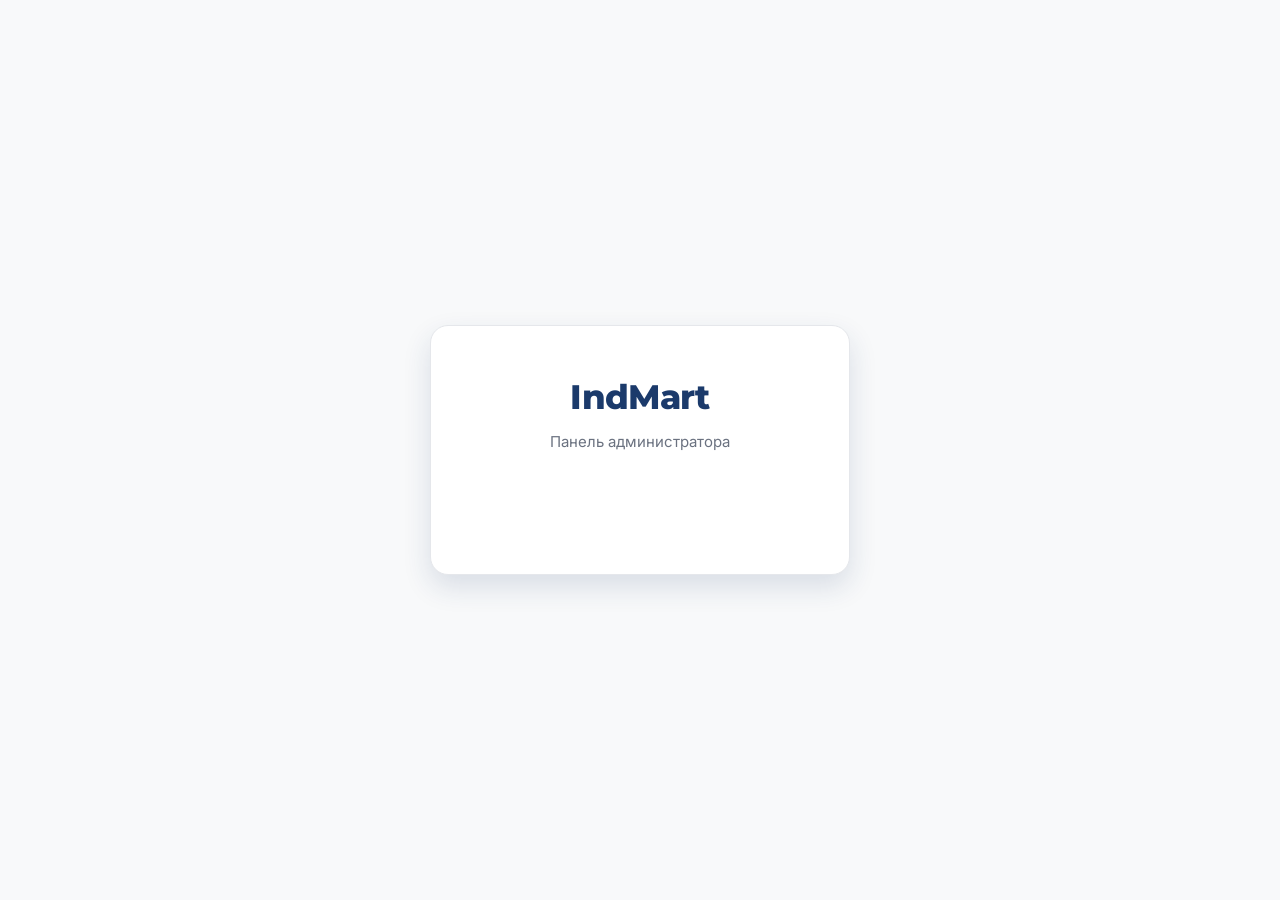
<file: admin.html>
<!DOCTYPE html>
<html lang="ru">
<head>
<meta charset="UTF-8">
<meta name="viewport" content="width=device-width, initial-scale=1.0">
<title>IndMart — Панель администратора</title>
<style>
@import url('https://fonts.googleapis.com/css2?family=Montserrat:wght@600;700;800&family=Inter:wght@400;500;600&display=swap');

:root{
  --bg:#F8F9FA;
  --bg-card:#FFFFFF;
  --bg-elevated:#F0F4FF;
  --primary:#1B3A6B;
  --primary-light:#2D5BA3;
  --accent:#FF6B35;
  --accent-dark:#E85A28;
  --text-primary:#1A1A2E;
  --text-secondary:#6B7280;
  --border:#E5E7EB;
  --green:#16A34A;
  --yellow:#D97706;
  --red:#DC2626;
  --shadow:0 2px 8px rgba(0,0,0,0.08);
  --shadow-lg:0 12px 28px rgba(27,58,107,0.14);
}
*{margin:0;padding:0;box-sizing:border-box}
body{
  background:var(--bg);color:var(--text-primary);
  font-family:'Inter',sans-serif;line-height:1.6;min-height:100vh;
  -webkit-font-smoothing:antialiased;
}
h1,h2,h3{font-family:'Montserrat',sans-serif;font-weight:700;letter-spacing:-0.01em;color:var(--text-primary)}
a{color:inherit;text-decoration:none}
::selection{background:var(--accent);color:#fff}

.container{max-width:1280px;margin:0 auto;padding:0 24px}

/* buttons */
.btn{
  font-family:'Inter',sans-serif;font-size:14px;font-weight:600;
  padding:10px 18px;border-radius:9px;border:none;cursor:pointer;
  display:inline-flex;align-items:center;gap:8px;white-space:nowrap;
  transition:transform .18s ease,box-shadow .25s ease,background .2s ease,border-color .2s ease;
}
.btn-orange{background:var(--accent);color:#fff;box-shadow:0 4px 14px rgba(255,107,53,0.28)}
.btn-orange:hover{background:var(--accent-dark);transform:translateY(-1px)}
.btn-navy{background:var(--primary);color:#fff}
.btn-navy:hover{background:var(--primary-light);transform:translateY(-1px)}
.btn-outline{background:#fff;color:var(--primary);border:1px solid var(--border)}
.btn-outline:hover{border-color:var(--primary-light);background:var(--bg-elevated)}
.btn-ghost{background:transparent;color:var(--text-secondary);border:1px solid var(--border);padding:7px 12px}
.btn-ghost:hover{color:var(--primary);border-color:var(--primary-light)}
.btn-sm{padding:6px 12px;font-size:13px}
.btn:disabled{opacity:.55;cursor:not-allowed;transform:none}
.icon-btn{
  background:transparent;border:1px solid var(--border);border-radius:8px;
  width:34px;height:34px;cursor:pointer;font-size:15px;
  display:inline-flex;align-items:center;justify-content:center;
  transition:all .15s ease;
}
.icon-btn:hover{border-color:var(--primary-light);background:var(--bg-elevated)}
.icon-btn.danger:hover{border-color:var(--red);background:#FEF2F2}

/* ===== LOGIN ===== */
.login-wrap{min-height:100vh;display:flex;align-items:center;justify-content:center;padding:24px}
.login-card{
  background:#fff;border:1px solid var(--border);border-radius:18px;
  padding:44px 40px;text-align:center;max-width:420px;width:100%;
  box-shadow:var(--shadow-lg);
}
.login-card .logo{font-family:'Montserrat',sans-serif;font-weight:800;font-size:34px;color:var(--primary);letter-spacing:-0.02em}
.login-card .subtitle{color:var(--text-secondary);font-size:15px;margin:6px 0 28px}
.login-card .tg-slot{display:flex;justify-content:center;min-height:48px}
.login-card .denied{color:var(--red);font-weight:600;margin-top:8px}
.login-card .denied-sub{color:var(--text-secondary);font-size:14px;margin:8px 0 18px}

/* ===== HEADER ===== */
.topbar{
  position:sticky;top:0;z-index:40;background:#fff;
  border-bottom:1px solid var(--border);box-shadow:var(--shadow);
}
.topbar-inner{display:flex;align-items:center;gap:16px;padding:14px 0}
.topbar .logo{font-family:'Montserrat',sans-serif;font-weight:800;font-size:24px;color:var(--primary);letter-spacing:-0.02em}
.topbar .logo .admin-tag{color:var(--accent)}
.topbar .spacer{flex:1}
.admin-who{display:flex;align-items:center;gap:10px;font-size:14px;color:var(--text-secondary)}
.admin-who .av{
  width:30px;height:30px;border-radius:50%;background:var(--primary);
  color:#fff;font-weight:700;font-size:13px;display:flex;align-items:center;justify-content:center;
}

/* ===== STATS ===== */
.stats-grid{display:grid;grid-template-columns:repeat(4,1fr);gap:18px;margin:28px 0}
.stat-card{
  background:#fff;border:1px solid var(--border);border-radius:14px;
  padding:22px;box-shadow:var(--shadow);display:flex;align-items:center;gap:16px;
}
.stat-icon{
  width:52px;height:52px;border-radius:12px;flex-shrink:0;
  display:flex;align-items:center;justify-content:center;font-size:24px;
  background:var(--bg-elevated);
}
.stat-num{font-family:'Montserrat',sans-serif;font-weight:800;font-size:28px;line-height:1;color:var(--primary)}
.stat-num .sub{font-size:15px;color:var(--text-secondary);font-weight:600}
.stat-label{font-size:13px;color:var(--text-secondary);margin-top:4px}

/* ===== TABS ===== */
.tabs{display:flex;gap:8px;border-bottom:2px solid var(--border);margin-bottom:22px}
.tab{
  padding:12px 20px;cursor:pointer;font-weight:600;font-size:15px;color:var(--text-secondary);
  border-bottom:2px solid transparent;margin-bottom:-2px;transition:color .2s ease,border-color .2s ease;
}
.tab:hover{color:var(--primary)}
.tab.active{color:var(--primary);border-bottom-color:var(--accent)}

/* ===== TOOLBAR ===== */
.toolbar{display:flex;align-items:center;gap:10px;flex-wrap:wrap;margin-bottom:18px}
.filter-pills{display:flex;gap:8px;flex-wrap:wrap}
.pill{
  padding:8px 16px;border-radius:100px;cursor:pointer;font-size:14px;font-weight:600;
  background:#fff;border:1px solid var(--border);color:var(--text-secondary);transition:all .18s ease;
}
.pill:hover{border-color:var(--primary-light)}
.pill.active{background:var(--primary);color:#fff;border-color:var(--primary)}
.search-input{
  flex:1;min-width:200px;max-width:340px;margin-left:auto;
  background:#fff;border:1px solid var(--border);border-radius:9px;padding:10px 14px;
  font-family:'Inter',sans-serif;font-size:14px;color:var(--text-primary);outline:none;
  transition:border-color .2s ease,box-shadow .2s ease;
}
.search-input:focus{border-color:var(--primary);box-shadow:0 0 0 3px rgba(27,58,107,0.12)}
.filter-select{
  background:#fff;border:1px solid var(--border);border-radius:9px;padding:9px 14px;
  font-family:'Inter',sans-serif;font-size:14px;color:var(--text-primary);outline:none;min-width:150px;
  transition:border-color .2s ease,box-shadow .2s ease;
}
.filter-select:focus{border-color:var(--primary);box-shadow:0 0 0 3px rgba(27,58,107,0.12)}

/* category breakdown line */
.cat-breakdown{
  margin:-8px 0 26px;font-size:14px;color:var(--text-secondary);
  display:flex;align-items:center;gap:8px;flex-wrap:wrap;
}
.cat-breakdown .lead{font-weight:600;color:var(--text-primary)}
.cat-breakdown .cat-item{color:var(--primary);font-weight:500}
.cat-breakdown .cat-item b{color:var(--accent)}

/* user filter chip (active listing filter) */
.user-chip-row{margin-bottom:16px}
.user-chip-row .chip{
  display:inline-flex;align-items:center;gap:10px;
  background:var(--bg-elevated);border:1px solid #C7D6F0;border-radius:100px;
  padding:7px 8px 7px 16px;font-size:14px;color:var(--primary);font-weight:600;
}
.user-chip-row .chip button{
  background:var(--primary);color:#fff;border:none;border-radius:50%;
  width:22px;height:22px;cursor:pointer;font-size:13px;line-height:1;
  display:flex;align-items:center;justify-content:center;
}
.user-chip-row .chip button:hover{background:var(--accent)}

/* ===== TABLE ===== */
.table-wrap{background:#fff;border:1px solid var(--border);border-radius:14px;overflow:hidden;box-shadow:var(--shadow)}
.table-scroll{overflow-x:auto}
table{width:100%;border-collapse:collapse;font-size:14px;min-width:760px}
thead th{
  text-align:left;padding:14px 16px;font-size:12px;text-transform:uppercase;
  letter-spacing:.03em;color:var(--text-secondary);font-weight:600;
  background:var(--bg);border-bottom:1px solid var(--border);white-space:nowrap;
}
tbody td{padding:13px 16px;border-bottom:1px solid var(--border);vertical-align:middle}
tbody tr:last-child td{border-bottom:none}
tbody tr:hover{background:#FAFBFC}
.td-title{font-weight:600;color:var(--primary);max-width:280px}
.td-price{font-weight:700;color:var(--accent);white-space:nowrap}
.cell-input{
  width:100%;background:#fff;border:1px solid var(--primary-light);border-radius:7px;
  padding:7px 9px;font-family:'Inter',sans-serif;font-size:13px;color:var(--text-primary);outline:none;
}
.cell-input:focus{box-shadow:0 0 0 3px rgba(27,58,107,0.12)}
.row-actions{display:flex;gap:6px;white-space:nowrap}

/* status badges */
.st{display:inline-block;padding:4px 10px;border-radius:100px;font-size:12px;font-weight:600;white-space:nowrap}
.st-active{background:#DCFCE7;color:#166534}
.st-sold{background:#E0E7FF;color:#3730A3}
.st-archived{background:#F3F4F6;color:#4B5563}
.st-moderation{background:#FEF3C7;color:#92400E}
.st-deleted{background:#FEE2E2;color:#991B1B}

.badge-bool{display:inline-block;padding:3px 10px;border-radius:100px;font-size:12px;font-weight:600}
.b-yes{background:#DCFCE7;color:#166534}
.b-no{background:#F3F4F6;color:#6B7280}

/* subscriber rows */
tr.sub-paid{background:#F0FDF4}
tr.sub-paid:hover{background:#E7F9ED}
tr.sub-inactive{background:#F9FAFB;color:var(--text-secondary)}

/* pagination */
.pagination{display:flex;align-items:center;justify-content:center;gap:14px;margin:22px 0 60px;font-size:14px;color:var(--text-secondary)}

/* states */
.muted{color:var(--text-secondary);text-align:center;padding:48px 16px}

/* ===== TOAST ===== */
.toast-wrap{position:fixed;bottom:20px;right:20px;z-index:200;display:flex;flex-direction:column;gap:10px}
.toast{
  background:#fff;border:1px solid var(--border);border-left:4px solid var(--primary);
  border-radius:10px;padding:13px 18px;box-shadow:var(--shadow-lg);font-size:14px;font-weight:500;
  min-width:220px;max-width:340px;animation:toastIn .25s ease;
}
.toast.success{border-left-color:var(--green)}
.toast.error{border-left-color:var(--red)}
@keyframes toastIn{from{opacity:0;transform:translateX(20px)}to{opacity:1;transform:translateX(0)}}

.hidden{display:none !important}

@media(max-width:900px){
  .stats-grid{grid-template-columns:repeat(2,1fr)}
}
@media(max-width:560px){
  .stats-grid{grid-template-columns:1fr}
  .search-input{margin-left:0;max-width:none}
}
</style>
</head>
<body>

<!-- ===== LOGIN VIEW ===== -->
<div id="loginView" class="login-wrap">
  <div class="login-card">
    <div class="logo">IndMart</div>
    <div class="subtitle">Панель администратора</div>
    <div id="loginTgSlot" class="tg-slot"></div>
    <div id="loginDenied" class="hidden">
      <div class="denied">⛔ Доступ запрещён</div>
      <div class="denied-sub">Этот Telegram-аккаунт не входит в список администраторов.</div>
      <button class="btn btn-outline" onclick="logout()">Войти другим аккаунтом</button>
    </div>
  </div>
</div>

<!-- ===== DASHBOARD VIEW ===== -->
<div id="dashboardView" class="hidden">
  <header class="topbar">
    <div class="container topbar-inner">
      <div class="logo">IndMart <span class="admin-tag">Admin</span></div>
      <div class="spacer"></div>
      <div class="admin-who">
        <span class="av" id="adminAv">A</span>
        <span id="adminName">—</span>
      </div>
      <button class="btn btn-ghost" onclick="logout()">Выйти</button>
    </div>
  </header>

  <div class="container">
    <!-- STATS -->
    <div class="stats-grid" id="statsGrid"></div>
    <div class="cat-breakdown" id="catBreakdown"></div>

    <!-- TABS -->
    <div class="tabs">
      <div class="tab active" data-tab="listings" onclick="switchTab('listings')">Объявления</div>
      <div class="tab" data-tab="users" onclick="switchTab('users')">Пользователи</div>
      <div class="tab" data-tab="subscribers" onclick="switchTab('subscribers')">Подписчики</div>
      <div class="tab" data-tab="analytics" onclick="switchTab('analytics')">AI-поиск</div>
    </div>

    <!-- LISTINGS TAB -->
    <div id="tab-listings">
      <div class="toolbar">
        <div class="filter-pills" id="statusFilters">
          <div class="pill active" data-status="">Все</div>
          <div class="pill" data-status="active">Активные</div>
          <div class="pill" data-status="sold">Проданные</div>
          <div class="pill" data-status="archived">Архив</div>
        </div>
        <input id="listingSearch" class="search-input" placeholder="Поиск по названию, городу, продавцу…">
      </div>
      <div class="toolbar">
        <select id="listingCategory" class="filter-select">
          <option value="">Все категории</option>
        </select>
        <input id="listingCity" class="filter-select" placeholder="Город">
        <div class="filter-pills" id="dateFilters">
          <div class="pill" data-range="today">Сегодня</div>
          <div class="pill" data-range="week">Неделя</div>
          <div class="pill" data-range="month">Месяц</div>
          <div class="pill active" data-range="">Всё время</div>
        </div>
      </div>
      <div id="userFilterChip" class="user-chip-row hidden"></div>
      <div class="table-wrap">
        <div class="table-scroll">
          <table>
            <thead>
              <tr>
                <th>ID</th><th>Название</th><th>Цена</th><th>Город</th>
                <th>Продавец</th><th>Просмотры</th><th>Статус</th><th>Действия</th>
              </tr>
            </thead>
            <tbody id="listingsBody"></tbody>
          </table>
        </div>
      </div>
      <div class="pagination" id="listingsPagination"></div>
    </div>

    <!-- USERS TAB -->
    <div id="tab-users" class="hidden">
      <div class="toolbar">
        <input id="userSearch" class="search-input" style="margin-left:0" placeholder="Поиск по имени или username…">
      </div>
      <div class="table-wrap">
        <div class="table-scroll">
          <table>
            <thead>
              <tr>
                <th>Имя</th><th>Username</th><th>Тип</th><th>Город</th>
                <th>Объявлений</th><th>Просмотров</th><th>Подписка</th><th>Дата</th><th>Действия</th>
              </tr>
            </thead>
            <tbody id="usersBody"></tbody>
          </table>
        </div>
      </div>
      <div class="pagination" id="usersPagination"></div>
    </div>

    <!-- SUBSCRIBERS TAB -->
    <div id="tab-subscribers" class="hidden">
      <div class="toolbar">
        <div class="spacer" style="flex:1"></div>
        <button class="btn btn-orange btn-sm" onclick="exportCSV()">📥 Экспорт CSV</button>
      </div>
      <div class="table-wrap">
        <div class="table-scroll">
          <table>
            <thead>
              <tr>
                <th>Username</th><th>Имя</th><th>Тип</th><th>Регион</th>
                <th>Платный</th><th>Активный</th><th>Дата</th>
              </tr>
            </thead>
            <tbody id="subscribersBody"></tbody>
          </table>
        </div>
      </div>
      <div class="pagination" id="subscribersPagination"></div>
    </div>

    <!-- AI SEARCH ANALYTICS TAB -->
    <div id="tab-analytics" class="hidden">
      <div class="stats-grid" id="analyticsStats" style="margin-top:0"></div>
      <h3 style="margin:8px 0 14px;font-size:18px">Топ запросов</h3>
      <div class="table-wrap" style="margin-bottom:28px">
        <div class="table-scroll">
          <table>
            <thead><tr><th>Запрос</th><th>Кол-во</th><th>Ср. результатов</th></tr></thead>
            <tbody id="topQueriesBody"></tbody>
          </table>
        </div>
      </div>
      <h3 style="margin:8px 0 14px;font-size:18px">Последние запросы</h3>
      <div class="table-wrap">
        <div class="table-scroll">
          <table>
            <thead><tr><th>Запрос</th><th>Результатов</th><th>Пользователь</th><th>Дата</th></tr></thead>
            <tbody id="recentSearchesBody"></tbody>
          </table>
        </div>
      </div>
    </div>
  </div>
</div>

<div class="toast-wrap" id="toastWrap"></div>

<script>
// ============================================================
// CONFIG / STATE
// ============================================================
const API = '/api';
const TG_BOT = 'IndMartAlertsBot';
const PAGE_SIZE = 20;

const CATEGORIES = ['Тестомесы','Печи','Расстойки','Пароконвектоматы','Холодильное','Упаковочное','Прочее'];

let adminUser = null;
let listingState = { status:'', search:'', category:'', city:'', dateRange:'', userId:null, userLabel:'', page:0, total:0, rows:[] };
let userState = { search:'', page:0, total:0 };
let subState = { page:0, total:0 };

const STATUS_LABEL = { active:'Активно', sold:'Продано', archived:'Архив', moderation:'Модерация', deleted:'Удалено' };
const COND_LABEL = { used:'Б/у', new:'Новое', parts:'На запчасти' };

// debounce helper
function debounce(fn, ms){
  let t;
  return function(...args){ clearTimeout(t); t = setTimeout(()=>fn.apply(this, args), ms); };
}
// Compute an ISO date_from for a named range ('today'|'week'|'month'); '' = no bound.
function rangeToDateFrom(range){
  if(!range) return '';
  const now = new Date();
  const d = new Date(now);
  if(range==='today') d.setHours(0,0,0,0);
  else if(range==='week') d.setDate(d.getDate()-7);
  else if(range==='month') d.setMonth(d.getMonth()-1);
  return d.toISOString();
}

// ============================================================
// HELPERS
// ============================================================
function esc(s){
  return String(s==null?'':s).replace(/[&<>"']/g,c=>(
    {'&':'&amp;','<':'&lt;','>':'&gt;','"':'&quot;',"'":'&#39;'}[c]
  ));
}
function fmtPrice(p){ const n=Number(p); return (isNaN(n)?p:n.toLocaleString('ru-RU'))+' ₽'; }
function fmtDate(iso){ if(!iso) return '—'; const d=new Date(iso); return d.toLocaleDateString('ru-RU'); }
function getToken(){ return localStorage.getItem('indmart_token'); }
function authHeaders(){ const t=getToken(); return t?{'Authorization':'Bearer '+t}:{}; }

function toast(msg, type){
  const wrap = document.getElementById('toastWrap');
  const el = document.createElement('div');
  el.className = 'toast ' + (type||'');
  el.textContent = msg;
  wrap.appendChild(el);
  setTimeout(()=>{ el.style.opacity='0'; el.style.transition='opacity .3s'; setTimeout(()=>el.remove(),300); }, 3200);
}

// Admin API wrapper — handles 401/403 globally
async function adminFetch(path, opts){
  opts = opts || {};
  opts.headers = Object.assign({}, opts.headers||{}, authHeaders());
  const res = await fetch(API + path, opts);
  if(res.status === 401 || res.status === 403){
    handleAuthFailure(res.status);
    throw new Error('auth_'+res.status);
  }
  return res;
}
function handleAuthFailure(status){
  if(status === 403){
    // Logged in but not admin — keep token, show denied screen
    showLogin(true);
  }else{
    localStorage.removeItem('indmart_token');
    localStorage.removeItem('indmart_user');
    showLogin(false);
  }
}

// ============================================================
// AUTH / TELEGRAM
// ============================================================
function renderTgWidget(container){
  if(!container) return;
  container.innerHTML = '';
  const s = document.createElement('script');
  s.async = true;
  s.src = 'https://telegram.org/js/telegram-widget.js?22';
  s.setAttribute('data-telegram-login', TG_BOT);
  s.setAttribute('data-size', 'large');
  s.setAttribute('data-onauth', 'onTelegramAuth(user)');
  s.setAttribute('data-request-access', 'write');
  s.setAttribute('data-radius', '8');
  container.appendChild(s);
}

async function onTelegramAuth(user){
  try{
    const res = await fetch(API + '/auth/telegram', {
      method:'POST', headers:{'Content-Type':'application/json'},
      body: JSON.stringify(user)
    });
    if(!res.ok) throw new Error('auth failed');
    const data = await res.json();
    localStorage.setItem('indmart_token', data.token);
    localStorage.setItem('indmart_user', JSON.stringify(data.user));
    bootstrap();
  }catch(e){
    toast('Не удалось войти через Telegram', 'error');
  }
}

function logout(){
  localStorage.removeItem('indmart_token');
  localStorage.removeItem('indmart_user');
  adminUser = null;
  showLogin(false);
}

function showLogin(denied){
  document.getElementById('dashboardView').classList.add('hidden');
  document.getElementById('loginView').classList.remove('hidden');
  const deniedBox = document.getElementById('loginDenied');
  const slot = document.getElementById('loginTgSlot');
  if(denied){
    deniedBox.classList.remove('hidden');
    slot.classList.add('hidden');
  }else{
    deniedBox.classList.add('hidden');
    slot.classList.remove('hidden');
    renderTgWidget(slot);
  }
}

function showDashboard(){
  document.getElementById('loginView').classList.add('hidden');
  document.getElementById('dashboardView').classList.remove('hidden');
  try{ adminUser = JSON.parse(localStorage.getItem('indmart_user')||'null'); }catch(e){ adminUser=null; }
  if(adminUser){
    const name = adminUser.username ? '@'+adminUser.username : (adminUser.first_name||'admin');
    document.getElementById('adminName').textContent = name;
    document.getElementById('adminAv').textContent = (adminUser.first_name||adminUser.username||'A').charAt(0).toUpperCase();
  }
}

// ============================================================
// BOOTSTRAP — verify admin via /admin/stats
// ============================================================
async function bootstrap(){
  if(!getToken()){ showLogin(false); return; }
  try{
    const res = await adminFetch('/admin/stats');
    if(!res.ok) throw new Error('stats '+res.status);
    const stats = await res.json();
    showDashboard();
    populateCategoryDropdown();
    renderStats(stats);
    loadListings();
  }catch(e){
    // adminFetch already handled 401/403; other errors → show login
    if(!String(e.message).startsWith('auth_')) showLogin(false);
  }
}

// ============================================================
// STATS
// ============================================================
function renderStats(s){
  const lbs = s.listings_by_status || {};
  const active = lbs.active || 0;
  const totalListings = Object.entries(lbs)
    .filter(([k])=>k!=='deleted').reduce((a,[,v])=>a+v,0);
  const cards = [
    { icon:'📦', num:active, sub:'/ '+totalListings, label:'Активных / всего объявлений' },
    { icon:'👥', num:s.total_users||0, sub:'+'+(s.new_users_week||0)+' за неделю', label:'Пользователей' },
    { icon:'⭐', num:s.total_subscribers||0, sub:'/ '+(s.paid_subscribers||0)+' платных', label:'Подписчиков' },
    { icon:'👁', num:(s.total_views||0).toLocaleString('ru-RU'), sub:'', label:'Просмотров всего' },
  ];
  document.getElementById('statsGrid').innerHTML = cards.map(c=>`
    <div class="stat-card">
      <div class="stat-icon">${c.icon}</div>
      <div>
        <div class="stat-num">${c.num} ${c.sub?`<span class="sub">${esc(c.sub)}</span>`:''}</div>
        <div class="stat-label">${esc(c.label)}</div>
      </div>
    </div>`).join('');

  // Categories breakdown line
  const cb = s.categories_breakdown || {};
  const entries = Object.entries(cb);
  const el = document.getElementById('catBreakdown');
  if(entries.length === 0){
    el.innerHTML = '';
  }else{
    el.innerHTML = '<span class="lead">Топ категорий:</span> ' +
      entries.map(([cat,n])=>`<span class="cat-item">${esc(cat)} <b>(${n})</b></span>`).join('<span style="opacity:.4">•</span> ');
  }
}

function populateCategoryDropdown(){
  const sel = document.getElementById('listingCategory');
  if(!sel || sel.dataset.filled) return;
  sel.insertAdjacentHTML('beforeend',
    CATEGORIES.map(c=>`<option value="${esc(c)}">${esc(c)}</option>`).join(''));
  sel.dataset.filled = '1';
}

async function refreshStats(){
  if(document.getElementById('dashboardView').classList.contains('hidden')) return;
  try{
    const res = await adminFetch('/admin/stats');
    if(res.ok) renderStats(await res.json());
  }catch(e){ /* handled */ }
}

// ============================================================
// TABS
// ============================================================
function switchTab(tab){
  document.querySelectorAll('.tab').forEach(t=>t.classList.toggle('active', t.dataset.tab===tab));
  document.getElementById('tab-listings').classList.toggle('hidden', tab!=='listings');
  document.getElementById('tab-users').classList.toggle('hidden', tab!=='users');
  document.getElementById('tab-subscribers').classList.toggle('hidden', tab!=='subscribers');
  document.getElementById('tab-analytics').classList.toggle('hidden', tab!=='analytics');
  if(tab==='users') loadUsers();
  if(tab==='subscribers') loadSubscribers();
  if(tab==='analytics') loadAnalytics();
}

// ============================================================
// LISTINGS
// ============================================================
async function loadListings(){
  const body = document.getElementById('listingsBody');
  body.innerHTML = `<tr><td colspan="8" class="muted">Загрузка…</td></tr>`;
  renderUserChip();
  const params = new URLSearchParams();
  if(listingState.status) params.set('status', listingState.status);
  if(listingState.category) params.set('category', listingState.category);
  if(listingState.city) params.set('city', listingState.city);
  if(listingState.search) params.set('search', listingState.search);
  if(listingState.userId) params.set('user_id', listingState.userId);
  const df = rangeToDateFrom(listingState.dateRange);
  if(df) params.set('date_from', df);
  params.set('limit', PAGE_SIZE);
  params.set('offset', listingState.page*PAGE_SIZE);
  try{
    const res = await adminFetch('/admin/listings?'+params.toString());
    if(!res.ok) throw new Error('listings '+res.status);
    const data = await res.json();
    listingState.total = data.total||0;
    listingState.rows = data.listings||[];
    renderListings();
  }catch(e){
    if(!String(e.message).startsWith('auth_'))
      body.innerHTML = `<tr><td colspan="8" class="muted">Ошибка загрузки</td></tr>`;
  }
}

function statusBadge(st){
  return `<span class="st st-${esc(st)}">${esc(STATUS_LABEL[st]||st)}</span>`;
}

function renderUserChip(){
  const box = document.getElementById('userFilterChip');
  if(listingState.userId){
    box.classList.remove('hidden');
    box.innerHTML = `<span class="chip">Объявления ${esc(listingState.userLabel||('#'+listingState.userId))}
      <button title="Сбросить" onclick="clearUserFilter()">✕</button></span>`;
  }else{
    box.classList.add('hidden');
    box.innerHTML = '';
  }
}
function clearUserFilter(){
  listingState.userId = null;
  listingState.userLabel = '';
  listingState.page = 0;
  loadListings();
}

function renderListings(){
  const body = document.getElementById('listingsBody');
  const rows = listingState.rows;
  if(rows.length === 0){
    body.innerHTML = `<tr><td colspan="8" class="muted">Объявлений нет</td></tr>`;
  }else{
    body.innerHTML = rows.map(rowHTML).join('');
  }
  // pagination
  const pages = Math.max(1, Math.ceil(listingState.total/PAGE_SIZE));
  const from = listingState.total === 0 ? 0 : listingState.page*PAGE_SIZE + 1;
  const to = listingState.page*PAGE_SIZE + rows.length;
  const pg = document.getElementById('listingsPagination');
  if(listingState.total <= PAGE_SIZE && listingState.page===0){
    pg.innerHTML = listingState.total ? `<span>Показано ${from}–${to} из ${listingState.total}</span>` : '';
  }else{
    pg.innerHTML = `
      <button class="btn btn-outline btn-sm" ${listingState.page<=0?'disabled':''} onclick="pageListings(-1)">← Назад</button>
      <span>Показано ${from}–${to} из ${listingState.total}</span>
      <button class="btn btn-outline btn-sm" ${listingState.page>=pages-1?'disabled':''} onclick="pageListings(1)">Вперёд →</button>`;
  }
}

function rowHTML(l){
  const seller = l.seller_username ? '@'+esc(l.seller_username) : (esc(l.seller_name)||'—');
  return `<tr id="row-${l.id}">
    <td>${l.id}</td>
    <td class="td-title">${esc(l.title)}</td>
    <td class="td-price">${fmtPrice(l.price)}</td>
    <td>${esc(l.city)||'—'}</td>
    <td>${seller}</td>
    <td>${l.views||0}</td>
    <td>${statusBadge(l.status)}</td>
    <td>
      <div class="row-actions">
        <button class="icon-btn" title="Редактировать" onclick="startEdit(${l.id})">✏️</button>
        <button class="icon-btn danger" title="Удалить" onclick="deleteListing(${l.id})">🗑️</button>
      </div>
    </td>
  </tr>`;
}

function startEdit(id){
  const l = listingState.rows.find(x=>x.id===id);
  if(!l) return;
  const row = document.getElementById('row-'+id);
  const statuses = ['active','sold','archived','moderation'];
  row.innerHTML = `
    <td>${l.id}</td>
    <td><input class="cell-input" id="edit-title-${id}" value="${esc(l.title)}"></td>
    <td><input class="cell-input" id="edit-price-${id}" type="number" min="1" value="${esc(l.price)}" style="max-width:110px"></td>
    <td><input class="cell-input" id="edit-city-${id}" value="${esc(l.city||'')}" style="max-width:120px"></td>
    <td>${l.seller_username?'@'+esc(l.seller_username):(esc(l.seller_name)||'—')}</td>
    <td>${l.views||0}</td>
    <td>
      <select class="cell-input" id="edit-status-${id}">
        ${statuses.map(s=>`<option value="${s}" ${l.status===s?'selected':''}>${esc(STATUS_LABEL[s])}</option>`).join('')}
      </select>
    </td>
    <td>
      <div class="row-actions">
        <button class="icon-btn" title="Сохранить" onclick="saveEdit(${id})">✓</button>
        <button class="icon-btn" title="Отмена" onclick="renderListings()">✕</button>
      </div>
    </td>`;
  // Enter saves, Escape cancels
  ['title','price','city'].forEach(f=>{
    const inp = document.getElementById(`edit-${f}-${id}`);
    if(inp) inp.addEventListener('keydown', e=>{
      if(e.key==='Enter') saveEdit(id);
      if(e.key==='Escape') renderListings();
    });
  });
  const t = document.getElementById('edit-title-'+id);
  if(t) t.focus();
}

async function saveEdit(id){
  const title = document.getElementById('edit-title-'+id).value.trim();
  const price = parseInt(document.getElementById('edit-price-'+id).value, 10);
  const city = document.getElementById('edit-city-'+id).value.trim();
  const status = document.getElementById('edit-status-'+id).value;
  if(!title){ toast('Название не может быть пустым','error'); return; }
  if(!price || price<=0){ toast('Цена должна быть положительной','error'); return; }
  try{
    const res = await adminFetch('/admin/listings/'+id, {
      method:'PUT', headers:{'Content-Type':'application/json'},
      body: JSON.stringify({ title, price, city, status })
    });
    if(!res.ok){
      let m='Ошибка сохранения'; try{ const d=await res.json(); if(d.detail) m=d.detail; }catch(e){}
      toast(m,'error'); return;
    }
    toast('Сохранено','success');
    loadListings();
    refreshStats();
  }catch(e){ if(!String(e.message).startsWith('auth_')) toast('Ошибка соединения','error'); }
}

async function deleteListing(id){
  const l = listingState.rows.find(x=>x.id===id);
  const title = l ? l.title : ('#'+id);
  if(!window.confirm(`Удалить объявление "${title}"?`)) return;
  try{
    const res = await adminFetch('/admin/listings/'+id, { method:'DELETE' });
    if(!res.ok){ toast('Не удалось удалить','error'); return; }
    toast('Объявление удалено','success');
    const row = document.getElementById('row-'+id);
    if(row) row.remove();
    listingState.rows = listingState.rows.filter(x=>x.id!==id);
    refreshStats();
    if(listingState.rows.length===0) loadListings();
  }catch(e){ if(!String(e.message).startsWith('auth_')) toast('Ошибка соединения','error'); }
}

function pageListings(dir){
  const pages = Math.max(1, Math.ceil(listingState.total/PAGE_SIZE));
  const next = listingState.page + dir;
  if(next<0 || next>=pages) return;
  listingState.page = next;
  loadListings();
}

// Status filter pills
document.getElementById('statusFilters').addEventListener('click', e=>{
  const pill = e.target.closest('.pill');
  if(!pill) return;
  document.querySelectorAll('#statusFilters .pill').forEach(p=>p.classList.remove('active'));
  pill.classList.add('active');
  listingState.status = pill.dataset.status;
  listingState.page = 0;
  loadListings();
});
// Search (server-side, debounced 300ms)
document.getElementById('listingSearch').addEventListener('input', debounce(e=>{
  listingState.search = e.target.value.trim();
  listingState.page = 0;
  loadListings();
}, 300));
// Category dropdown
document.getElementById('listingCategory').addEventListener('change', e=>{
  listingState.category = e.target.value;
  listingState.page = 0;
  loadListings();
});
// City input (debounced)
document.getElementById('listingCity').addEventListener('input', debounce(e=>{
  listingState.city = e.target.value.trim();
  listingState.page = 0;
  loadListings();
}, 300));
// Date range pills
document.getElementById('dateFilters').addEventListener('click', e=>{
  const pill = e.target.closest('.pill');
  if(!pill) return;
  document.querySelectorAll('#dateFilters .pill').forEach(p=>p.classList.remove('active'));
  pill.classList.add('active');
  listingState.dateRange = pill.dataset.range;
  listingState.page = 0;
  loadListings();
});

// ============================================================
// SUBSCRIBERS
// ============================================================
async function loadSubscribers(){
  const body = document.getElementById('subscribersBody');
  body.innerHTML = `<tr><td colspan="7" class="muted">Загрузка…</td></tr>`;
  const params = new URLSearchParams();
  params.set('limit', PAGE_SIZE);
  params.set('offset', subState.page*PAGE_SIZE);
  try{
    const res = await adminFetch('/admin/subscribers?'+params.toString());
    if(!res.ok) throw new Error('subs '+res.status);
    const data = await res.json();
    subState.total = data.total||0;
    renderSubscribers(data.subscribers||[]);
  }catch(e){
    if(!String(e.message).startsWith('auth_'))
      body.innerHTML = `<tr><td colspan="7" class="muted">Ошибка загрузки</td></tr>`;
  }
}

function renderSubscribers(subs){
  const body = document.getElementById('subscribersBody');
  if(subs.length===0){
    body.innerHTML = `<tr><td colspan="7" class="muted">Подписчиков нет</td></tr>`;
  }else{
    body.innerHTML = subs.map(s=>{
      const cls = s.is_paid ? 'sub-paid' : (!s.is_active ? 'sub-inactive' : '');
      const bool = (v)=>v?`<span class="badge-bool b-yes">да</span>`:`<span class="badge-bool b-no">нет</span>`;
      return `<tr class="${cls}">
        <td>${s.username?'@'+esc(s.username):'—'}</td>
        <td>${esc(s.name)||'—'}</td>
        <td>${esc(s.user_type)||'—'}</td>
        <td>${esc(s.region)||'—'}</td>
        <td>${bool(s.is_paid)}</td>
        <td>${bool(s.is_active)}</td>
        <td>${fmtDate(s.created_at)}</td>
      </tr>`;
    }).join('');
  }
  const pages = Math.max(1, Math.ceil(subState.total/PAGE_SIZE));
  const pg = document.getElementById('subscribersPagination');
  if(subState.total <= PAGE_SIZE && subState.page===0){
    pg.innerHTML = '';
  }else{
    pg.innerHTML = `
      <button class="btn btn-outline btn-sm" ${subState.page<=0?'disabled':''} onclick="pageSubs(-1)">← Назад</button>
      <span>Стр. ${subState.page+1} из ${pages}</span>
      <button class="btn btn-outline btn-sm" ${subState.page>=pages-1?'disabled':''} onclick="pageSubs(1)">Вперёд →</button>`;
  }
}

function pageSubs(dir){
  const pages = Math.max(1, Math.ceil(subState.total/PAGE_SIZE));
  const next = subState.page + dir;
  if(next<0 || next>=pages) return;
  subState.page = next;
  loadSubscribers();
}

// ============================================================
// USERS
// ============================================================
async function loadUsers(){
  const body = document.getElementById('usersBody');
  body.innerHTML = `<tr><td colspan="9" class="muted">Загрузка…</td></tr>`;
  const params = new URLSearchParams();
  if(userState.search) params.set('search', userState.search);
  params.set('limit', PAGE_SIZE);
  params.set('offset', userState.page*PAGE_SIZE);
  try{
    const res = await adminFetch('/admin/users?'+params.toString());
    if(!res.ok) throw new Error('users '+res.status);
    const data = await res.json();
    userState.total = data.total||0;
    renderUsers(data.users||[]);
  }catch(e){
    if(!String(e.message).startsWith('auth_'))
      body.innerHTML = `<tr><td colspan="9" class="muted">Ошибка загрузки</td></tr>`;
  }
}

function renderUsers(users){
  const body = document.getElementById('usersBody');
  if(users.length===0){
    body.innerHTML = `<tr><td colspan="9" class="muted">Пользователей нет</td></tr>`;
  }else{
    body.innerHTML = users.map(u=>{
      const sub = u.is_paid_subscriber
        ? `<span class="badge-bool b-yes">Платная</span>`
        : `<span class="badge-bool b-no">Нет</span>`;
      const uname = u.username ? '@'+esc(u.username) : '—';
      const label = u.username ? '@'+u.username : (u.first_name || ('#'+u.id));
      return `<tr>
        <td>${esc(u.first_name)||'—'}</td>
        <td>${uname}</td>
        <td>${esc(u.user_type)||'—'}</td>
        <td>${esc(u.city)||'—'}</td>
        <td>${u.listing_count||0}</td>
        <td>${(u.total_views||0).toLocaleString('ru-RU')}</td>
        <td>${sub}</td>
        <td>${fmtDate(u.created_at)}</td>
        <td>
          <div class="row-actions">
            <button class="btn btn-outline btn-sm" onclick="filterByUser(${u.id}, '${esc(label).replace(/'/g,"\\'")}')">Объявления</button>
            <button class="btn btn-sm" style="background:#FEF2F2;color:var(--red);border:1px solid #FECACA" onclick="blockUser(${u.id}, '${esc(label).replace(/'/g,"\\'")}')">Блокировать</button>
          </div>
        </td>
      </tr>`;
    }).join('');
  }
  const pages = Math.max(1, Math.ceil(userState.total/PAGE_SIZE));
  const from = userState.total===0 ? 0 : userState.page*PAGE_SIZE+1;
  const to = userState.page*PAGE_SIZE + users.length;
  const pg = document.getElementById('usersPagination');
  if(userState.total <= PAGE_SIZE && userState.page===0){
    pg.innerHTML = userState.total ? `<span>Показано ${from}–${to} из ${userState.total}</span>` : '';
  }else{
    pg.innerHTML = `
      <button class="btn btn-outline btn-sm" ${userState.page<=0?'disabled':''} onclick="pageUsers(-1)">← Назад</button>
      <span>Показано ${from}–${to} из ${userState.total}</span>
      <button class="btn btn-outline btn-sm" ${userState.page>=pages-1?'disabled':''} onclick="pageUsers(1)">Вперёд →</button>`;
  }
}

function pageUsers(dir){
  const pages = Math.max(1, Math.ceil(userState.total/PAGE_SIZE));
  const next = userState.page + dir;
  if(next<0 || next>=pages) return;
  userState.page = next;
  loadUsers();
}

// Jump to listings filtered by a user
function filterByUser(userId, label){
  listingState.userId = userId;
  listingState.userLabel = label;
  listingState.page = 0;
  switchTab('listings');
  loadListings();
}

async function blockUser(userId, label){
  if(!window.confirm(`Заблокировать пользователя ${label}? Его активные объявления будут отправлены в архив.`)) return;
  try{
    const res = await adminFetch('/admin/users/'+userId+'/block', { method:'PUT' });
    if(!res.ok){ toast('Не удалось заблокировать','error'); return; }
    toast('Пользователь заблокирован','success');
    loadUsers();
    refreshStats();
  }catch(e){ if(!String(e.message).startsWith('auth_')) toast('Ошибка соединения','error'); }
}

// User search (server-side, debounced)
document.getElementById('userSearch').addEventListener('input', debounce(e=>{
  userState.search = e.target.value.trim();
  userState.page = 0;
  loadUsers();
}, 300));

// ============================================================
// CSV EXPORT
// ============================================================
async function exportCSV(){
  try{
    const resp = await adminFetch('/admin/subscribers/export');
    if(!resp.ok){ toast('Не удалось выгрузить CSV','error'); return; }
    const blob = await resp.blob();
    const url = URL.createObjectURL(blob);
    const a = document.createElement('a');
    a.href = url;
    a.download = 'subscribers.csv';
    document.body.appendChild(a);
    a.click();
    a.remove();
    URL.revokeObjectURL(url);
    toast('Файл выгружен','success');
  }catch(e){ if(!String(e.message).startsWith('auth_')) toast('Ошибка соединения','error'); }
}

// ============================================================
// AI SEARCH ANALYTICS
// ============================================================
async function loadAnalytics(){
  const statsBox = document.getElementById('analyticsStats');
  const topBody = document.getElementById('topQueriesBody');
  const recentBody = document.getElementById('recentSearchesBody');
  statsBox.innerHTML = '';
  topBody.innerHTML = `<tr><td colspan="3" class="muted">Загрузка…</td></tr>`;
  recentBody.innerHTML = `<tr><td colspan="4" class="muted">Загрузка…</td></tr>`;
  try{
    const res = await adminFetch('/admin/search/analytics');  // fix #8: authed fetch
    if(!res.ok) throw new Error('analytics '+res.status);
    renderAnalytics(await res.json());
  }catch(e){
    if(!String(e.message).startsWith('auth_')){
      topBody.innerHTML = `<tr><td colspan="3" class="muted">Ошибка загрузки</td></tr>`;
      recentBody.innerHTML = `<tr><td colspan="4" class="muted">Ошибка загрузки</td></tr>`;
    }
  }
}

function renderAnalytics(d){
  const cards = [
    { icon:'🔎', num:(d.total_searches||0).toLocaleString('ru-RU'), label:'Всего AI-поисков' },
    { icon:'📅', num:(d.searches_week||0).toLocaleString('ru-RU'), label:'За 7 дней' },
    { icon:'👤', num:d.unique_users||0, label:'Уникальных пользователей' },
    { icon:'📊', num:d.avg_results||0, label:'Ср. результатов на поиск' },
  ];
  document.getElementById('analyticsStats').innerHTML = cards.map(c=>`
    <div class="stat-card">
      <div class="stat-icon">${c.icon}</div>
      <div><div class="stat-num">${c.num}</div><div class="stat-label">${esc(c.label)}</div></div>
    </div>`).join('');

  const top = d.top_queries||[];
  document.getElementById('topQueriesBody').innerHTML = top.length
    ? top.map(q=>`<tr><td class="td-title">${esc(q.query)}</td><td>${q.count}</td><td>${q.avg_results}</td></tr>`).join('')
    : `<tr><td colspan="3" class="muted">Пока нет запросов</td></tr>`;

  const recent = d.recent||[];
  document.getElementById('recentSearchesBody').innerHTML = recent.length
    ? recent.map(r=>`<tr>
        <td class="td-title">${esc(r.query)}</td>
        <td>${r.results_count}</td>
        <td>${r.username?'@'+esc(r.username):'—'}</td>
        <td>${fmtDate(r.created_at)}</td></tr>`).join('')
    : `<tr><td colspan="4" class="muted">Пока нет запросов</td></tr>`;
}

// ============================================================
// INIT
// ============================================================
// Refresh stats when the tab/window regains focus (no timer)
window.addEventListener('focus', refreshStats);
document.addEventListener('visibilitychange', ()=>{ if(!document.hidden) refreshStats(); });

bootstrap();
</script>
</body>
</html>
</file>
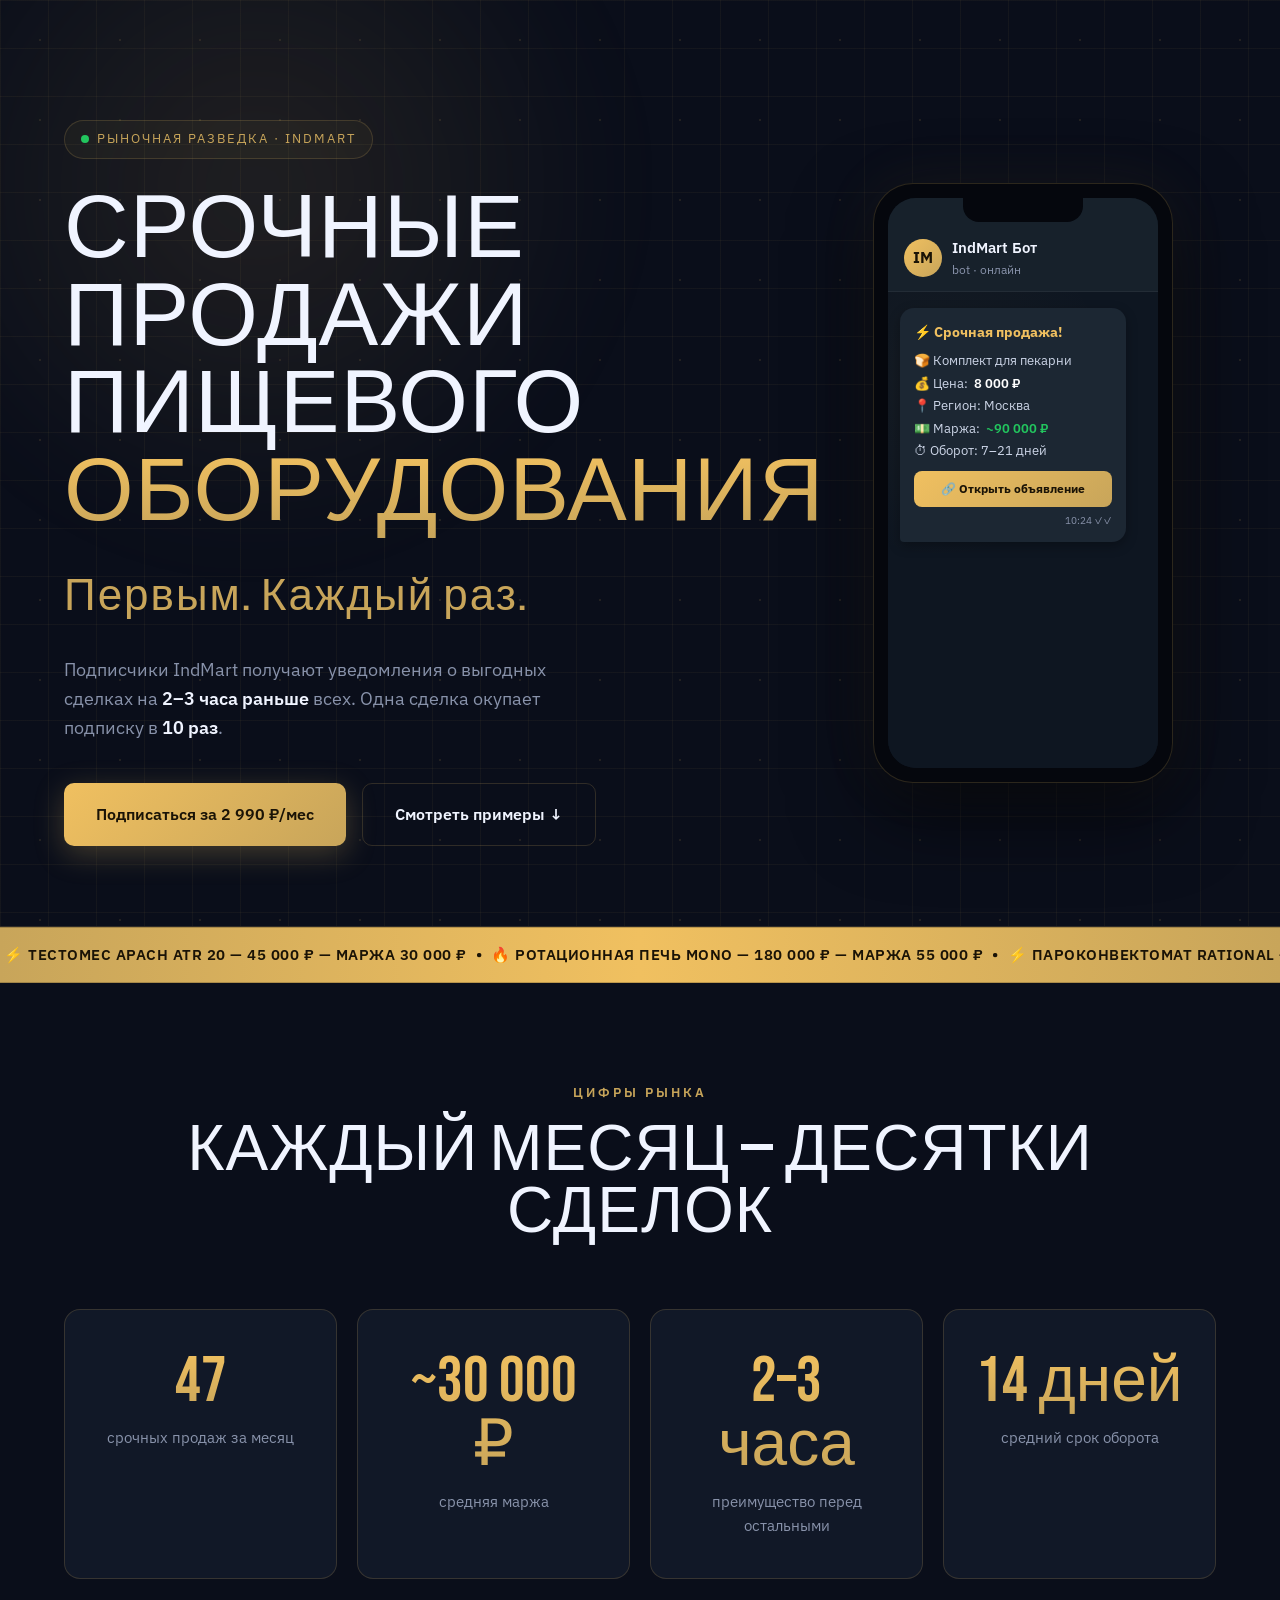
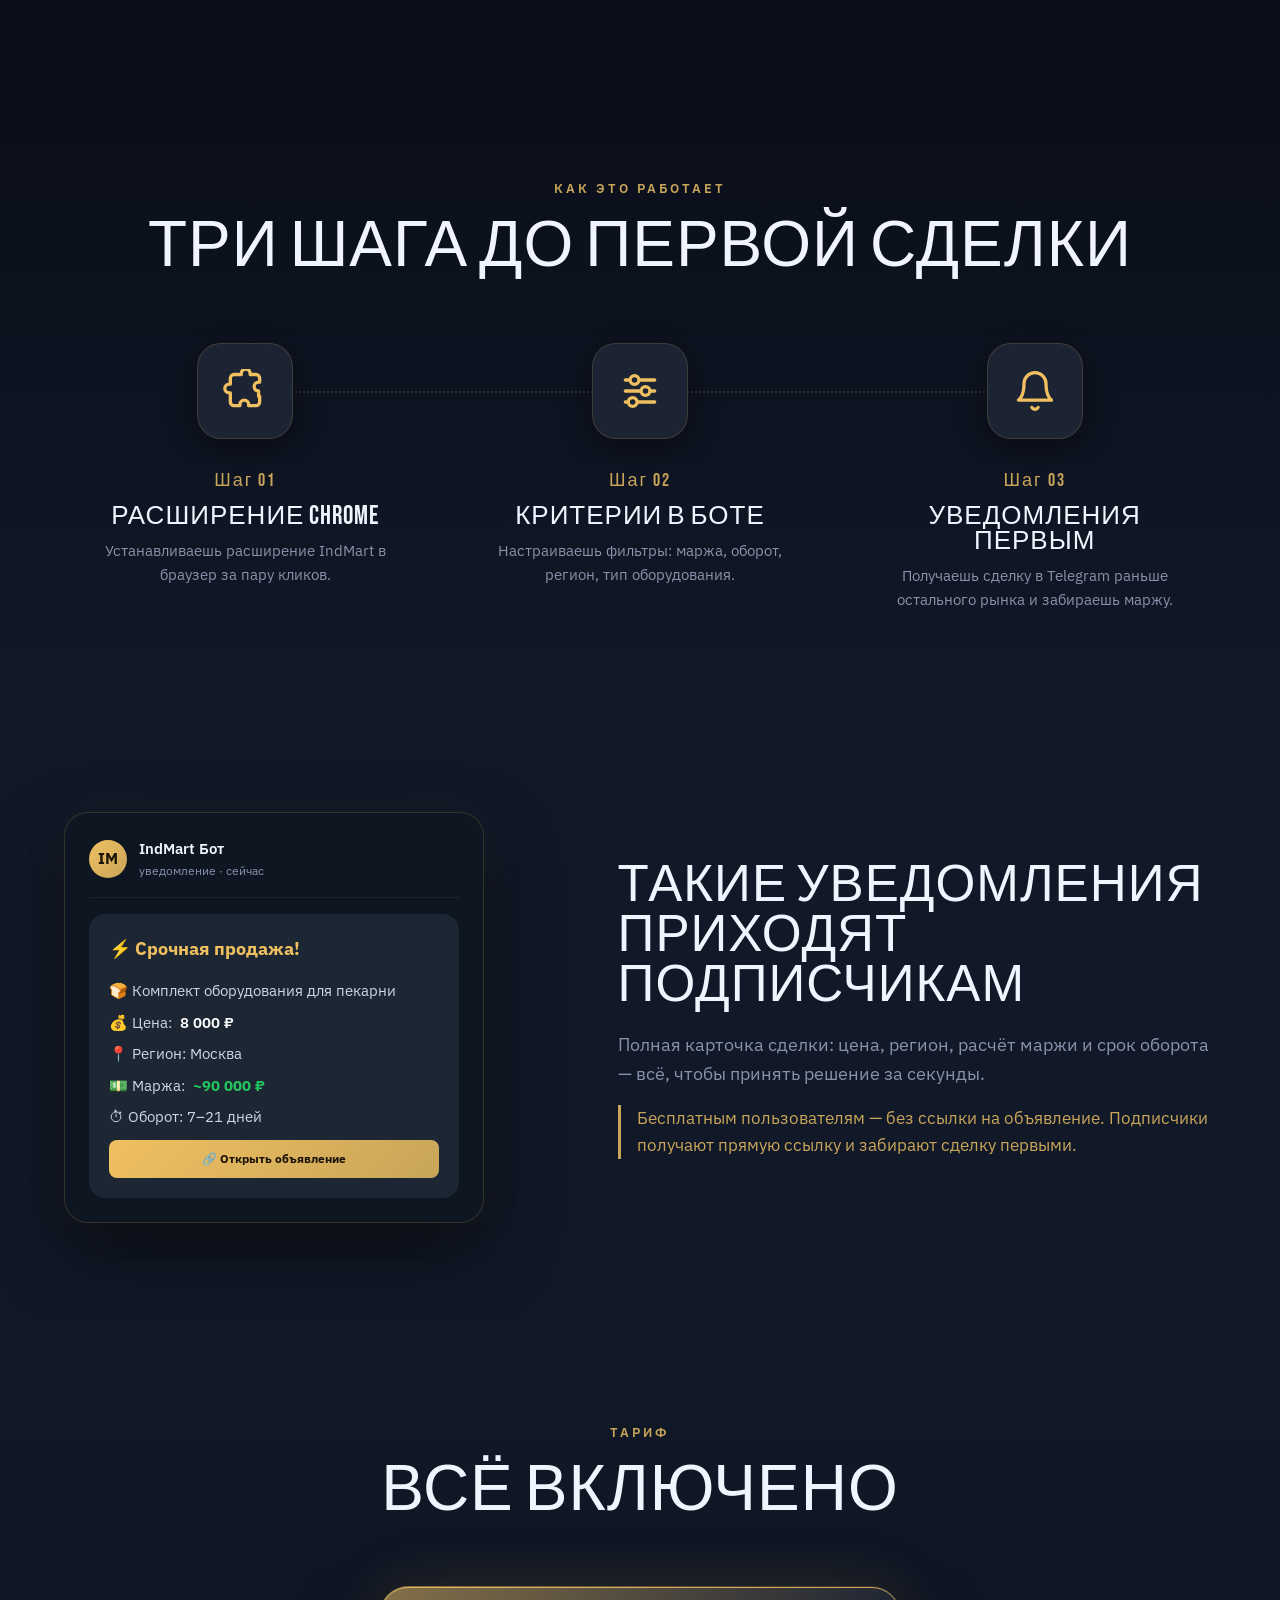
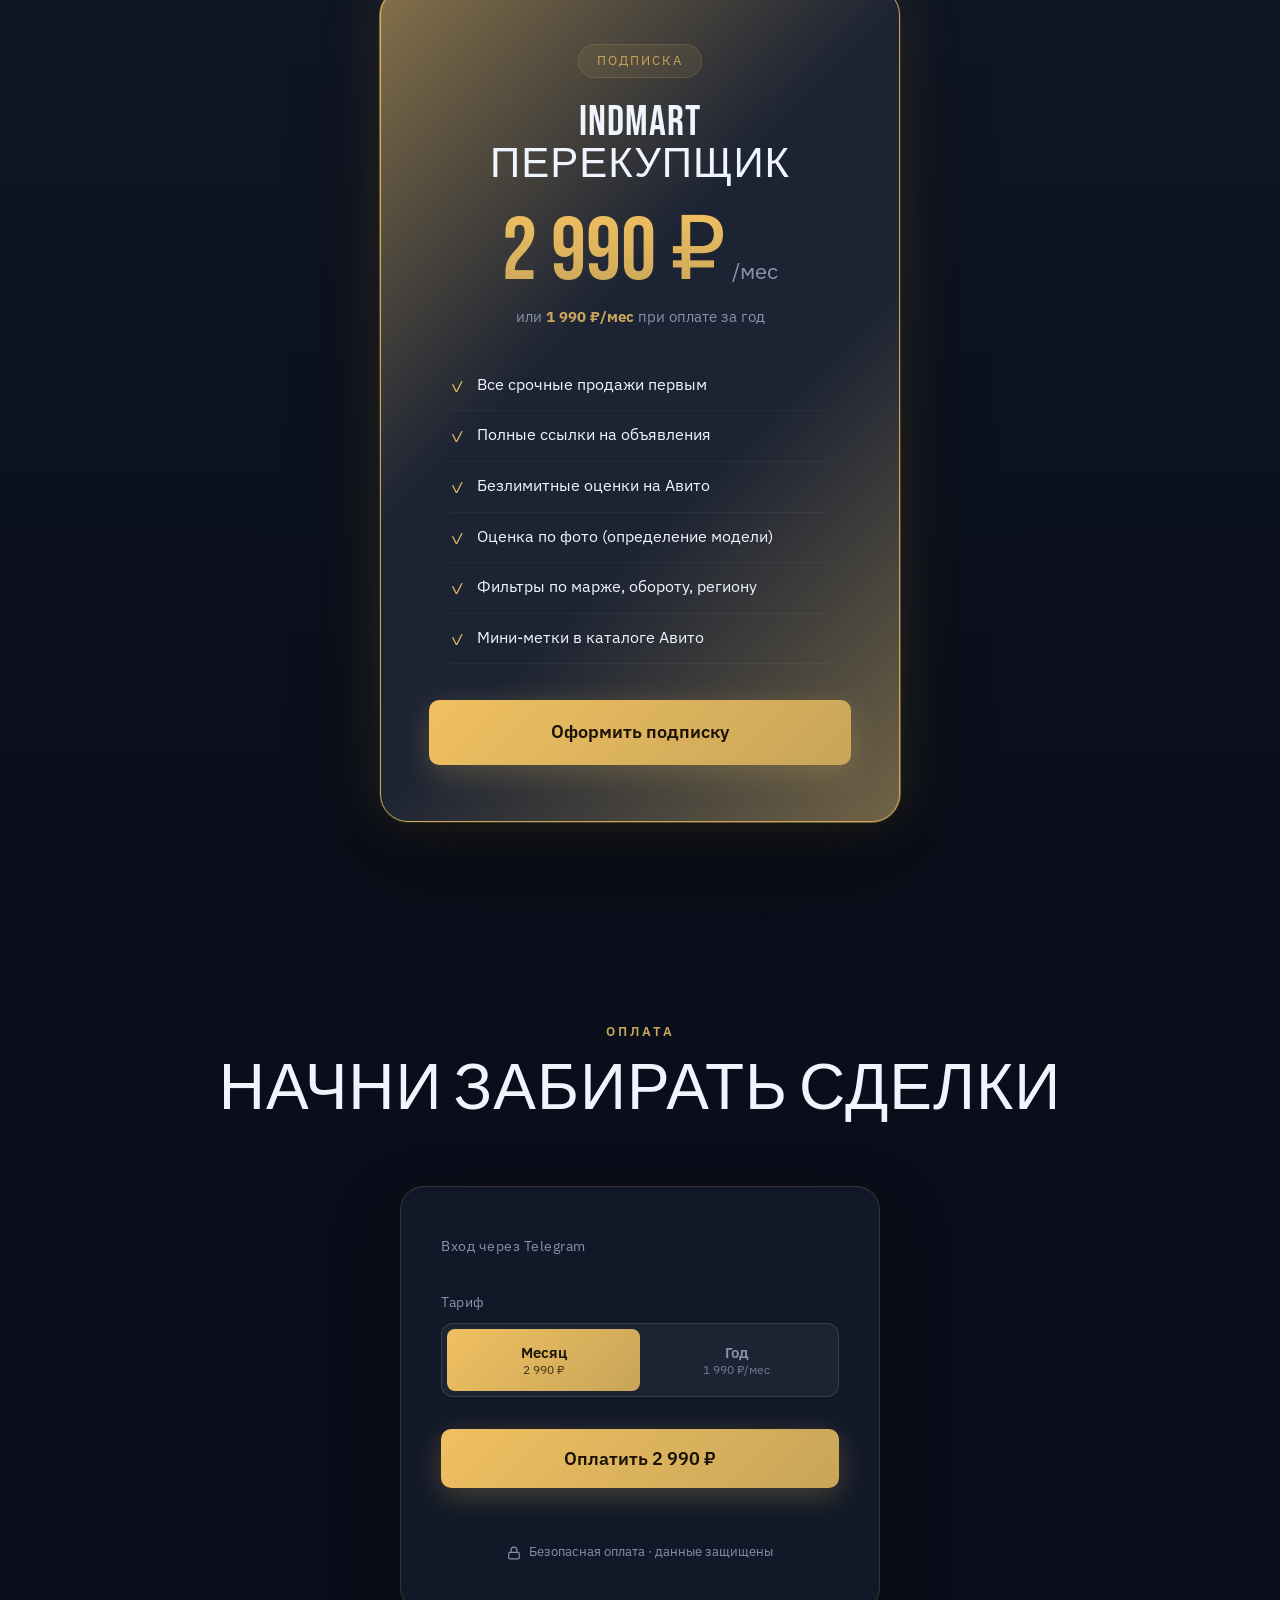
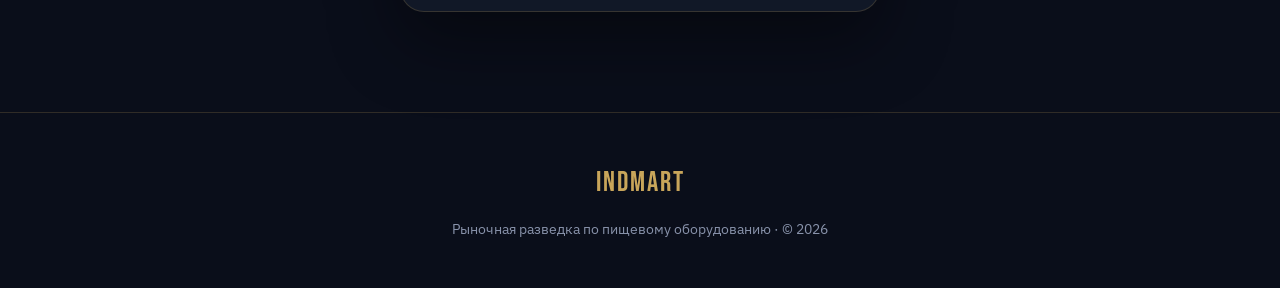
<file: upgrade.html>
<!DOCTYPE html>
<html lang="ru">
<head>
<meta charset="UTF-8">
<meta name="viewport" content="width=device-width, initial-scale=1.0">
<title>IndMart — Срочные продажи пищевого оборудования</title>
<style>
@import url('https://fonts.googleapis.com/css2?family=Bebas+Neue&family=IBM+Plex+Sans:wght@300;400;500;600;700&display=swap');

:root{
  --bg-deep:#0A0E1A;
  --bg-card:#111827;
  --bg-elevated:#1C2333;
  --gold:#C8A55A;
  --gold-bright:#F0C060;
  --text-primary:#F0F4FF;
  --text-secondary:#8892AA;
  --green:#22C55E;
  --red:#EF4444;
  --border:rgba(200,165,90,0.2);
}

*{margin:0;padding:0;box-sizing:border-box}

html{scroll-behavior:smooth}

body{
  background:var(--bg-deep);
  color:var(--text-primary);
  font-family:'IBM Plex Sans',sans-serif;
  font-weight:400;
  line-height:1.6;
  overflow-x:hidden;
}

h1,h2,h3,.display{
  font-family:'Bebas Neue',sans-serif;
  font-weight:400;
  letter-spacing:1px;
  line-height:0.98;
}

::selection{background:var(--gold);color:var(--bg-deep)}

.container{max-width:1200px;margin:0 auto;padding:0 24px}

/* ===== HERO ===== */
.hero{
  position:relative;
  min-height:100vh;
  display:flex;
  align-items:center;
  overflow:hidden;
  border-bottom:1px solid var(--border);
}
.hero-grid{
  position:absolute;
  inset:0;
  background-image:
    linear-gradient(rgba(200,165,90,0.06) 1px,transparent 1px),
    linear-gradient(90deg,rgba(200,165,90,0.06) 1px,transparent 1px);
  background-size:48px 48px;
  animation:gridMove 30s linear infinite;
  z-index:0;
}
@keyframes gridMove{
  from{background-position:0 0,0 0}
  to{background-position:48px 48px,48px 48px}
}
.hero-glow{
  position:absolute;
  top:-20%;left:-10%;
  width:60%;height:80%;
  background:radial-gradient(circle,rgba(200,165,90,0.12) 0%,transparent 70%);
  filter:blur(40px);
  z-index:0;
  pointer-events:none;
}
.hero-dots{
  position:absolute;
  inset:0;
  background-image:radial-gradient(rgba(200,165,90,0.25) 1px,transparent 1px);
  background-size:80px 80px;
  animation:dotsMove 40s linear infinite;
  opacity:0.5;
  z-index:0;
}
@keyframes dotsMove{
  from{background-position:0 0}
  to{background-position:80px 160px}
}
.hero .container{position:relative;z-index:2}
.hero-inner{
  display:grid;
  grid-template-columns:1.15fr 0.85fr;
  gap:48px;
  align-items:center;
  padding:120px 0 80px;
}
.eyebrow{
  display:inline-flex;
  align-items:center;
  gap:8px;
  font-size:13px;
  letter-spacing:2px;
  text-transform:uppercase;
  color:var(--gold);
  border:1px solid var(--border);
  background:rgba(200,165,90,0.05);
  padding:8px 16px;
  border-radius:100px;
  margin-bottom:28px;
}
.eyebrow .pulse{
  width:8px;height:8px;border-radius:50%;
  background:var(--green);
  box-shadow:0 0 0 0 rgba(34,197,94,0.6);
  animation:pulse 2s infinite;
}
@keyframes pulse{
  0%{box-shadow:0 0 0 0 rgba(34,197,94,0.5)}
  70%{box-shadow:0 0 0 10px rgba(34,197,94,0)}
  100%{box-shadow:0 0 0 0 rgba(34,197,94,0)}
}
.hero h1{
  font-size:clamp(48px,7vw,92px);
  margin-bottom:24px;
  text-transform:uppercase;
}
.hero h1 .accent{
  color:var(--gold-bright);
  display:block;
  background:linear-gradient(180deg,var(--gold-bright),var(--gold));
  -webkit-background-clip:text;
  background-clip:text;
  -webkit-text-fill-color:transparent;
}
.hero .subhead{
  font-family:'Bebas Neue',sans-serif;
  font-size:clamp(28px,4vw,44px);
  color:var(--gold);
  letter-spacing:2px;
  margin-bottom:24px;
}
.hero .body{
  font-size:18px;
  color:var(--text-secondary);
  max-width:520px;
  margin-bottom:40px;
}
.hero .body strong{color:var(--text-primary);font-weight:600}

.cta-row{display:flex;gap:16px;flex-wrap:wrap}
.btn{
  font-family:'IBM Plex Sans',sans-serif;
  font-size:16px;
  font-weight:600;
  padding:18px 32px;
  border-radius:10px;
  border:none;
  cursor:pointer;
  text-decoration:none;
  display:inline-flex;
  align-items:center;
  gap:10px;
  transition:transform .2s ease,box-shadow .3s ease,background .3s ease;
}
.btn-gold{
  background:linear-gradient(135deg,var(--gold-bright),var(--gold));
  color:#1a1306;
  box-shadow:0 8px 30px rgba(200,165,90,0.3);
}
.btn-gold:hover{
  transform:translateY(-2px);
  box-shadow:0 12px 40px rgba(240,192,96,0.5);
}
.btn-outline{
  background:transparent;
  color:var(--text-primary);
  border:1px solid var(--border);
}
.btn-outline:hover{
  border-color:var(--gold);
  background:rgba(200,165,90,0.06);
  transform:translateY(-2px);
}

/* ===== PHONE MOCKUP ===== */
.phone-wrap{
  display:flex;
  justify-content:center;
  perspective:1200px;
}
.phone{
  position:relative;
  width:300px;
  height:600px;
  background:#05070d;
  border-radius:40px;
  border:1px solid var(--border);
  box-shadow:0 30px 80px rgba(0,0,0,0.6),0 0 60px rgba(200,165,90,0.08);
  padding:14px;
  animation:float 6s ease-in-out infinite;
}
@keyframes float{
  0%,100%{transform:translateY(0) rotateY(-6deg) rotateX(2deg)}
  50%{transform:translateY(-18px) rotateY(-6deg) rotateX(2deg)}
}
.phone-notch{
  position:absolute;
  top:14px;left:50%;transform:translateX(-50%);
  width:120px;height:24px;
  background:#05070d;
  border-radius:0 0 16px 16px;
  z-index:3;
}
.phone-screen{
  width:100%;height:100%;
  background:#0e1621;
  border-radius:28px;
  overflow:hidden;
  display:flex;
  flex-direction:column;
}
.tg-header{
  background:#17212b;
  padding:38px 16px 12px;
  display:flex;align-items:center;gap:10px;
  border-bottom:1px solid rgba(255,255,255,0.05);
}
.tg-avatar{
  width:38px;height:38px;border-radius:50%;
  background:linear-gradient(135deg,var(--gold-bright),var(--gold));
  display:flex;align-items:center;justify-content:center;
  font-weight:700;color:#1a1306;font-size:16px;
}
.tg-title{font-weight:600;font-size:15px}
.tg-sub{font-size:12px;color:var(--text-secondary)}
.tg-body{
  flex:1;
  padding:16px 12px;
  display:flex;flex-direction:column;
  gap:10px;
  background:
    radial-gradient(circle at 20% 20%,rgba(200,165,90,0.04),transparent 40%),
    #0e1621;
}
.tg-msg{
  background:#1c2733;
  border-radius:14px 14px 14px 4px;
  padding:14px;
  max-width:92%;
  font-size:13px;
  line-height:1.5;
  box-shadow:0 4px 12px rgba(0,0,0,0.3);
  animation:msgIn .6s ease both;
}
.tg-msg .urgent{color:var(--gold-bright);font-weight:700;font-size:14px;display:block;margin-bottom:8px}
.tg-msg .row{display:flex;gap:6px;margin:3px 0;color:#cdd6e8}
.tg-msg .row b{color:var(--green);font-weight:600}
.tg-link{
  margin-top:10px;
  display:block;
  text-align:center;
  background:linear-gradient(135deg,var(--gold-bright),var(--gold));
  color:#1a1306;
  font-weight:700;
  padding:9px;
  border-radius:8px;
  font-size:12px;
}
.tg-time{font-size:10px;color:var(--text-secondary);text-align:right;margin-top:6px}
@keyframes msgIn{from{opacity:0;transform:translateY(12px)}to{opacity:1;transform:translateY(0)}}

/* ===== TICKER ===== */
.ticker{
  background:linear-gradient(90deg,var(--gold),var(--gold-bright),var(--gold));
  color:#1a1306;
  padding:14px 0;
  overflow:hidden;
  white-space:nowrap;
  border-top:1px solid rgba(0,0,0,0.2);
  border-bottom:1px solid rgba(0,0,0,0.2);
}
.ticker-track{
  display:inline-block;
  animation:ticker 30s linear infinite;
  font-weight:600;
  font-size:15px;
  letter-spacing:0.5px;
}
.ticker-track span{padding:0 4px}
.ticker:hover .ticker-track{animation-play-state:paused}
@keyframes ticker{
  from{transform:translateX(0)}
  to{transform:translateX(-50%)}
}

/* ===== SECTION BASE ===== */
section{position:relative}
.sec-pad{padding:100px 0}
.sec-head{text-align:center;margin-bottom:64px}
.sec-head .label{
  color:var(--gold);
  letter-spacing:3px;
  text-transform:uppercase;
  font-size:13px;
  font-weight:600;
  margin-bottom:16px;
  display:block;
}
.sec-head h2{
  font-size:clamp(38px,5vw,64px);
  text-transform:uppercase;
}
.sec-head p{color:var(--text-secondary);max-width:560px;margin:16px auto 0;font-size:17px}

/* ===== STATS ===== */
.stats{background:var(--bg-deep)}
.stats-grid{
  display:grid;
  grid-template-columns:repeat(4,1fr);
  gap:20px;
}
.stat-card{
  background:var(--bg-card);
  border:1px solid var(--border);
  border-radius:16px;
  padding:40px 28px;
  text-align:center;
  transition:transform .3s ease,box-shadow .3s ease,border-color .3s ease;
}
.stat-card:hover{
  transform:translateY(-6px);
  border-color:var(--gold);
  box-shadow:0 20px 50px rgba(200,165,90,0.12);
}
.stat-num{
  font-family:'Bebas Neue',sans-serif;
  font-size:64px;
  color:var(--gold-bright);
  line-height:1;
  margin-bottom:12px;
  background:linear-gradient(180deg,var(--gold-bright),var(--gold));
  -webkit-background-clip:text;background-clip:text;-webkit-text-fill-color:transparent;
}
.stat-label{color:var(--text-secondary);font-size:15px}

/* ===== HOW IT WORKS ===== */
.how{background:linear-gradient(180deg,var(--bg-deep),var(--bg-card))}
.steps{
  display:grid;
  grid-template-columns:repeat(3,1fr);
  gap:32px;
  position:relative;
}
.steps::before{
  content:"";
  position:absolute;
  top:48px;left:16%;right:16%;
  border-top:2px dotted var(--border);
  z-index:0;
}
.step{
  position:relative;
  z-index:1;
  text-align:center;
  padding:0 16px;
}
.step-icon{
  width:96px;height:96px;
  margin:0 auto 28px;
  background:var(--bg-elevated);
  border:1px solid var(--border);
  border-radius:24px;
  display:flex;align-items:center;justify-content:center;
  color:var(--gold-bright);
  box-shadow:0 10px 30px rgba(0,0,0,0.4);
  transition:transform .3s ease,box-shadow .3s ease;
}
.step:hover .step-icon{
  transform:translateY(-6px);
  box-shadow:0 16px 40px rgba(200,165,90,0.2);
}
.step-icon svg{width:44px;height:44px}
.step-num{
  display:inline-block;
  font-family:'Bebas Neue',sans-serif;
  color:var(--gold);
  font-size:18px;
  letter-spacing:2px;
  margin-bottom:8px;
}
.step h3{font-size:26px;margin-bottom:10px;text-transform:uppercase}
.step p{color:var(--text-secondary);font-size:15px}

/* ===== TELEGRAM SHOWCASE ===== */
.tg-show{background:var(--bg-card)}
.tg-show-grid{
  display:grid;
  grid-template-columns:0.9fr 1.1fr;
  gap:64px;
  align-items:center;
}
.tg-card{
  background:#0e1621;
  border:1px solid var(--border);
  border-radius:24px;
  padding:24px;
  max-width:420px;
  box-shadow:0 30px 70px rgba(0,0,0,0.5),0 0 50px rgba(200,165,90,0.06);
}
.tg-card .tg-chat-head{
  display:flex;align-items:center;gap:12px;
  padding-bottom:16px;margin-bottom:16px;
  border-bottom:1px solid rgba(255,255,255,0.06);
}
.tg-card .big-msg{
  background:#1c2733;
  border-radius:16px;
  padding:20px;
  font-size:15px;
  line-height:1.7;
}
.tg-card .big-msg .urgent{
  color:var(--gold-bright);font-weight:700;font-size:18px;
  display:block;margin-bottom:14px;
}
.tg-card .big-msg .ln{display:flex;gap:8px;margin:6px 0;color:#cdd6e8}
.tg-card .big-msg .ln b{color:var(--green)}
.tg-show-text h2{font-size:clamp(34px,4vw,52px);text-transform:uppercase;margin-bottom:20px}
.tg-show-text p{color:var(--text-secondary);font-size:18px;margin-bottom:16px}
.tg-show-text .hl{
  color:var(--gold);
  border-left:3px solid var(--gold);
  padding-left:16px;
  font-size:17px;
}

/* ===== PRICING ===== */
.pricing{background:linear-gradient(180deg,var(--bg-card),var(--bg-deep))}
.price-card{
  max-width:520px;
  margin:0 auto;
  background:var(--bg-elevated);
  border:1px solid var(--gold);
  border-radius:28px;
  padding:56px 48px;
  text-align:center;
  position:relative;
  box-shadow:0 0 0 1px rgba(200,165,90,0.1),0 0 60px rgba(200,165,90,0.18),0 30px 80px rgba(0,0,0,0.5);
}
.price-card::before{
  content:"";
  position:absolute;inset:-2px;
  border-radius:30px;
  background:linear-gradient(135deg,var(--gold-bright),transparent 40%,transparent 60%,var(--gold));
  z-index:-1;
  opacity:0.5;
}
.price-badge{
  display:inline-block;
  background:rgba(200,165,90,0.1);
  color:var(--gold);
  border:1px solid var(--border);
  padding:6px 18px;
  border-radius:100px;
  font-size:13px;
  letter-spacing:2px;
  text-transform:uppercase;
  margin-bottom:24px;
}
.price-card h3{font-size:42px;text-transform:uppercase;margin-bottom:24px}
.price-main{
  display:flex;align-items:baseline;justify-content:center;gap:6px;
  margin-bottom:8px;
}
.price-main .amt{
  font-family:'Bebas Neue',sans-serif;
  font-size:88px;line-height:1;
  color:var(--gold-bright);
  background:linear-gradient(180deg,var(--gold-bright),var(--gold));
  -webkit-background-clip:text;background-clip:text;-webkit-text-fill-color:transparent;
}
.price-main .per{color:var(--text-secondary);font-size:22px}
.price-annual{color:var(--text-secondary);font-size:15px;margin-bottom:32px}
.price-annual b{color:var(--gold)}
.feat-list{text-align:left;margin:0 auto 36px;max-width:380px}
.feat-list li{
  list-style:none;
  display:flex;align-items:flex-start;gap:12px;
  padding:11px 0;
  border-bottom:1px solid rgba(255,255,255,0.04);
  font-size:16px;
}
.feat-list li .check{
  color:var(--gold-bright);
  flex-shrink:0;
  margin-top:2px;
}
.price-card .btn-gold{width:100%;justify-content:center;font-size:18px}

/* ===== PAYMENT FORM ===== */
.pay{background:var(--bg-deep)}
.pay-card{
  max-width:480px;margin:0 auto;
  background:var(--bg-card);
  border:1px solid var(--border);
  border-radius:24px;
  padding:48px 40px;
  box-shadow:0 30px 70px rgba(0,0,0,0.4);
}
.field{margin-bottom:24px}
.field label{
  display:block;
  font-size:14px;
  color:var(--text-secondary);
  margin-bottom:10px;
  letter-spacing:0.5px;
}
.input-wrap{
  display:flex;align-items:center;
  background:var(--bg-elevated);
  border:1px solid var(--border);
  border-radius:12px;
  overflow:hidden;
  transition:border-color .25s ease,box-shadow .25s ease;
}
.input-wrap:focus-within{
  border-color:var(--gold);
  box-shadow:0 0 0 3px rgba(200,165,90,0.12);
}
.input-wrap .prefix{
  padding:0 0 0 18px;
  color:var(--gold);
  font-size:18px;
  font-weight:600;
}
.input-wrap input{
  flex:1;
  background:transparent;
  border:none;
  outline:none;
  padding:16px 18px 16px 8px;
  color:var(--text-primary);
  font-family:'IBM Plex Sans',sans-serif;
  font-size:16px;
}
.input-wrap input::placeholder{color:var(--text-secondary)}

.toggle{
  display:flex;
  background:var(--bg-elevated);
  border:1px solid var(--border);
  border-radius:12px;
  padding:5px;
  position:relative;
}
.toggle-pill{
  position:absolute;
  top:5px;bottom:5px;
  left:5px;
  width:calc(50% - 5px);
  background:linear-gradient(135deg,var(--gold-bright),var(--gold));
  border-radius:8px;
  transition:transform .3s cubic-bezier(.4,0,.2,1);
  z-index:0;
}
.toggle.year .toggle-pill{transform:translateX(100%)}
.toggle button{
  flex:1;
  position:relative;
  z-index:1;
  background:transparent;
  border:none;
  cursor:pointer;
  padding:14px;
  font-family:'IBM Plex Sans',sans-serif;
  font-size:15px;
  font-weight:600;
  color:var(--text-secondary);
  transition:color .3s ease;
}
.toggle button.active{color:#1a1306}
.toggle button small{display:block;font-size:12px;font-weight:400;opacity:0.8}

.pay-card .btn-gold{width:100%;justify-content:center;font-size:18px;margin-top:8px}
.pay-card .btn-gold:disabled{opacity:0.6;cursor:not-allowed;transform:none}
.secure-note{
  display:flex;align-items:center;justify-content:center;gap:8px;
  margin-top:20px;
  color:var(--text-secondary);
  font-size:13px;
}
.pay-error{
  color:var(--red);
  font-size:14px;
  text-align:center;
  margin-top:16px;
  min-height:18px;
}

/* ===== FOOTER ===== */
footer{
  border-top:1px solid var(--border);
  padding:48px 0;
  text-align:center;
  color:var(--text-secondary);
  font-size:14px;
}
footer .logo{
  font-family:'Bebas Neue',sans-serif;
  font-size:28px;
  color:var(--gold);
  letter-spacing:2px;
  margin-bottom:12px;
}

/* ===== SCROLL ANIMATIONS ===== */
.reveal{opacity:0;transform:translateY(40px);transition:opacity .8s ease,transform .8s ease}
.reveal.visible{opacity:1;transform:translateY(0)}

/* ===== RESPONSIVE ===== */
@media(max-width:900px){
  .hero-inner{grid-template-columns:1fr;text-align:center;padding:100px 0 60px}
  .hero .body{margin-left:auto;margin-right:auto}
  .cta-row{justify-content:center}
  .eyebrow{margin-left:auto;margin-right:auto}
  .phone-wrap{margin-top:48px}
  .stats-grid{grid-template-columns:repeat(2,1fr)}
  .steps{grid-template-columns:1fr;gap:48px}
  .steps::before{display:none}
  .tg-show-grid{grid-template-columns:1fr;gap:40px}
  .tg-card{margin:0 auto}
  .tg-show-text{text-align:center}
  .tg-show-text .hl{border-left:none;border-top:3px solid var(--gold);padding:16px 0 0;text-align:center}
}
@media(max-width:520px){
  .stats-grid{grid-template-columns:1fr}
  .sec-pad{padding:70px 0}
  .price-card,.pay-card{padding:40px 24px}
  .hero h1{font-size:44px}
}
</style>
</head>
<body>

<!-- ===== HERO ===== -->
<section class="hero">
  <div class="hero-grid"></div>
  <div class="hero-dots"></div>
  <div class="hero-glow"></div>
  <div class="container">
    <div class="hero-inner">
      <div class="hero-text">
        <span class="eyebrow"><span class="pulse"></span>Рыночная разведка · IndMart</span>
        <h1>Срочные продажи<br>пищевого<br><span class="accent">оборудования</span></h1>
        <div class="subhead">Первым. Каждый раз.</div>
        <p class="body">Подписчики IndMart получают уведомления о выгодных сделках на <strong>2–3 часа раньше</strong> всех. Одна сделка окупает подписку в <strong>10 раз</strong>.</p>
        <div class="cta-row">
          <a href="#pay" class="btn btn-gold">Подписаться за 2 990 ₽/мес</a>
          <a href="#mockup" class="btn btn-outline">Смотреть примеры ↓</a>
        </div>
      </div>
      <div class="phone-wrap">
        <div class="phone">
          <div class="phone-notch"></div>
          <div class="phone-screen">
            <div class="tg-header">
              <div class="tg-avatar">IM</div>
              <div>
                <div class="tg-title">IndMart Бот</div>
                <div class="tg-sub">bot · онлайн</div>
              </div>
            </div>
            <div class="tg-body">
              <div class="tg-msg">
                <span class="urgent">⚡ Срочная продажа!</span>
                <div class="row">🍞 Комплект для пекарни</div>
                <div class="row">💰 Цена: <b style="color:#fff">8 000 ₽</b></div>
                <div class="row">📍 Регион: Москва</div>
                <div class="row">💵 Маржа: <b>~90 000 ₽</b></div>
                <div class="row">⏱ Оборот: 7–21 дней</div>
                <a class="tg-link">🔗 Открыть объявление</a>
                <div class="tg-time">10:24 ✓✓</div>
              </div>
            </div>
          </div>
        </div>
      </div>
    </div>
  </div>
</section>

<!-- ===== TICKER ===== -->
<div class="ticker">
  <div class="ticker-track">
    <span>⚡ ТЕСТОМЕС APACH ATR 20 — 45 000 ₽ — МАРЖА 30 000 ₽ &nbsp;•&nbsp; 🔥 РОТАЦИОННАЯ ПЕЧЬ MONO — 180 000 ₽ — МАРЖА 55 000 ₽ &nbsp;•&nbsp; ⚡ ПАРОКОНВЕКТОМАТ RATIONAL — 320 000 ₽ — МАРЖА 90 000 ₽ &nbsp;•&nbsp;</span>
    <span>⚡ ТЕСТОМЕС APACH ATR 20 — 45 000 ₽ — МАРЖА 30 000 ₽ &nbsp;•&nbsp; 🔥 РОТАЦИОННАЯ ПЕЧЬ MONO — 180 000 ₽ — МАРЖА 55 000 ₽ &nbsp;•&nbsp; ⚡ ПАРОКОНВЕКТОМАТ RATIONAL — 320 000 ₽ — МАРЖА 90 000 ₽ &nbsp;•&nbsp;</span>
  </div>
</div>

<!-- ===== STATS ===== -->
<section class="stats sec-pad">
  <div class="container">
    <div class="sec-head reveal">
      <span class="label">Цифры рынка</span>
      <h2>Каждый месяц — десятки сделок</h2>
    </div>
    <div class="stats-grid">
      <div class="stat-card reveal">
        <div class="stat-num">47</div>
        <div class="stat-label">срочных продаж за месяц</div>
      </div>
      <div class="stat-card reveal">
        <div class="stat-num">~30 000 ₽</div>
        <div class="stat-label">средняя маржа</div>
      </div>
      <div class="stat-card reveal">
        <div class="stat-num">2–3 часа</div>
        <div class="stat-label">преимущество перед остальными</div>
      </div>
      <div class="stat-card reveal">
        <div class="stat-num">14 дней</div>
        <div class="stat-label">средний срок оборота</div>
      </div>
    </div>
  </div>
</section>

<!-- ===== HOW IT WORKS ===== -->
<section class="how sec-pad">
  <div class="container">
    <div class="sec-head reveal">
      <span class="label">Как это работает</span>
      <h2>Три шага до первой сделки</h2>
    </div>
    <div class="steps">
      <div class="step reveal">
        <div class="step-icon">
          <svg viewBox="0 0 24 24" fill="none" stroke="currentColor" stroke-width="1.8" stroke-linecap="round" stroke-linejoin="round"><path d="M19.4 12a2.4 2.4 0 0 1 0-4.8h.6V5a2 2 0 0 0-2-2h-3.2v-.6a2.4 2.4 0 0 0-4.8 0V3H6a2 2 0 0 0-2 2v3.2h-.6a2.4 2.4 0 0 0 0 4.8H4V18a2 2 0 0 0 2 2h3.2v-.6a2.4 2.4 0 0 1 4.8 0v.6H18a2 2 0 0 0 2-2v-3.2h-.6Z"/></svg>
        </div>
        <span class="step-num">Шаг 01</span>
        <h3>Расширение Chrome</h3>
        <p>Устанавливаешь расширение IndMart в браузер за пару кликов.</p>
      </div>
      <div class="step reveal">
        <div class="step-icon">
          <svg viewBox="0 0 24 24" fill="none" stroke="currentColor" stroke-width="1.8" stroke-linecap="round" stroke-linejoin="round"><line x1="4" y1="6" x2="20" y2="6"/><line x1="4" y1="12" x2="20" y2="12"/><line x1="4" y1="18" x2="20" y2="18"/><circle cx="9" cy="6" r="2.4" fill="var(--bg-elevated)"/><circle cx="15" cy="12" r="2.4" fill="var(--bg-elevated)"/><circle cx="8" cy="18" r="2.4" fill="var(--bg-elevated)"/></svg>
        </div>
        <span class="step-num">Шаг 02</span>
        <h3>Критерии в боте</h3>
        <p>Настраиваешь фильтры: маржа, оборот, регион, тип оборудования.</p>
      </div>
      <div class="step reveal">
        <div class="step-icon">
          <svg viewBox="0 0 24 24" fill="none" stroke="currentColor" stroke-width="1.8" stroke-linecap="round" stroke-linejoin="round"><path d="M18 8A6 6 0 0 0 6 8c0 7-3 9-3 9h18s-3-2-3-9"/><path d="M13.7 21a2 2 0 0 1-3.4 0"/></svg>
        </div>
        <span class="step-num">Шаг 03</span>
        <h3>Уведомления первым</h3>
        <p>Получаешь сделку в Telegram раньше остального рынка и забираешь маржу.</p>
      </div>
    </div>
  </div>
</section>

<!-- ===== TELEGRAM SHOWCASE ===== -->
<section class="tg-show sec-pad" id="mockup">
  <div class="container">
    <div class="tg-show-grid">
      <div class="tg-card reveal">
        <div class="tg-chat-head">
          <div class="tg-avatar">IM</div>
          <div>
            <div class="tg-title">IndMart Бот</div>
            <div class="tg-sub">уведомление · сейчас</div>
          </div>
        </div>
        <div class="big-msg">
          <span class="urgent">⚡ Срочная продажа!</span>
          <div class="ln">🍞 Комплект оборудования для пекарни</div>
          <div class="ln">💰 Цена: <span style="color:#fff;font-weight:600">8 000 ₽</span></div>
          <div class="ln">📍 Регион: Москва</div>
          <div class="ln">💵 Маржа: <b>~90 000 ₽</b></div>
          <div class="ln">⏱ Оборот: 7–21 дней</div>
          <a class="tg-link">🔗 Открыть объявление</a>
        </div>
      </div>
      <div class="tg-show-text reveal">
        <h2>Такие уведомления приходят подписчикам</h2>
        <p>Полная карточка сделки: цена, регион, расчёт маржи и срок оборота — всё, чтобы принять решение за секунды.</p>
        <p class="hl">Бесплатным пользователям — без ссылки на объявление. Подписчики получают прямую ссылку и забирают сделку первыми.</p>
      </div>
    </div>
  </div>
</section>

<!-- ===== PRICING ===== -->
<section class="pricing sec-pad">
  <div class="container">
    <div class="sec-head reveal">
      <span class="label">Тариф</span>
      <h2>Всё включено</h2>
    </div>
    <div class="price-card reveal">
      <span class="price-badge">Подписка</span>
      <h3>IndMart Перекупщик</h3>
      <div class="price-main">
        <span class="amt">2 990 ₽</span>
        <span class="per">/мес</span>
      </div>
      <div class="price-annual">или <b>1 990 ₽/мес</b> при оплате за год</div>
      <ul class="feat-list">
        <li><span class="check">✓</span> Все срочные продажи первым</li>
        <li><span class="check">✓</span> Полные ссылки на объявления</li>
        <li><span class="check">✓</span> Безлимитные оценки на Авито</li>
        <li><span class="check">✓</span> Оценка по фото (определение модели)</li>
        <li><span class="check">✓</span> Фильтры по марже, обороту, региону</li>
        <li><span class="check">✓</span> Мини-метки в каталоге Авито</li>
      </ul>
      <a href="#pay" class="btn btn-gold">Оформить подписку</a>
    </div>
  </div>
</section>

<!-- ===== PAYMENT FORM ===== -->
<section class="pay sec-pad" id="pay">
  <div class="container">
    <div class="sec-head reveal">
      <span class="label">Оплата</span>
      <h2>Начни забирать сделки</h2>
    </div>
    <div class="pay-card reveal">
      <div class="field">
        <label>Вход через Telegram</label>
        <!-- Telegram Login Widget -->
        <div id="telegram-login-container" style="display:flex; justify-content:center;">
          <script async src="https://telegram.org/js/telegram-widget.js?22"
            data-telegram-login="IndMartAlertsBot"
            data-size="large"
            data-onauth="onTelegramAuth(user)"
            data-request-access="write"
            data-radius="8">
          </script>
        </div>
        <div id="user-info" style="display:none; padding:12px; background:rgba(200,165,90,0.1); border:1px solid rgba(200,165,90,0.3); border-radius:8px; margin-top:10px; color:#F0F4FF; text-align:center;">
          <span id="user-display"></span>
          <button type="button" onclick="logoutTelegram()" style="margin-left:10px; background:none; border:none; color:#8892AA; cursor:pointer; font-size:12px;">Выйти</button>
        </div>
      </div>
      <div class="field">
        <label>Тариф</label>
        <div class="toggle" id="toggle">
          <div class="toggle-pill"></div>
          <button type="button" class="active" data-plan="month" data-price="2990">Месяц<small>2 990 ₽</small></button>
          <button type="button" data-plan="year" data-price="1990">Год<small>1 990 ₽/мес</small></button>
        </div>
      </div>
      <button class="btn btn-gold" id="payBtn">Оплатить 2 990 ₽</button>
      <div class="pay-error" id="payError"></div>
      <div class="secure-note">
        <svg width="14" height="14" viewBox="0 0 24 24" fill="none" stroke="currentColor" stroke-width="2" stroke-linecap="round" stroke-linejoin="round"><rect x="3" y="11" width="18" height="11" rx="2"/><path d="M7 11V7a5 5 0 0 1 10 0v4"/></svg>
        Безопасная оплата · данные защищены
      </div>
    </div>
  </div>
</section>

<footer>
  <div class="container">
    <div class="logo">INDMART</div>
    <div>Рыночная разведка по пищевому оборудованию · © 2026</div>
  </div>
</footer>

<script>
// ===== Plan toggle =====
const toggle=document.getElementById('toggle');
const planButtons=toggle.querySelectorAll('button');
const payBtn=document.getElementById('payBtn');
let currentPlan='month';
let currentPrice=2990;

planButtons.forEach(btn=>{
  btn.addEventListener('click',()=>{
    planButtons.forEach(b=>b.classList.remove('active'));
    btn.classList.add('active');
    currentPlan=btn.dataset.plan;
    currentPrice=parseInt(btn.dataset.price,10);
    toggle.classList.toggle('year',currentPlan==='year');
    const total=currentPlan==='year'?currentPrice*12:currentPrice;
    payBtn.textContent='Оплатить '+total.toLocaleString('ru-RU')+' ₽';
  });
});

// ===== Telegram login =====
const payError=document.getElementById('payError');
let telegramUser=null;

function onTelegramAuth(user){
  telegramUser=user;
  document.getElementById('telegram-login-container').style.display='none';
  document.getElementById('user-info').style.display='block';
  document.getElementById('user-display').textContent='✅ '+(user.username?'@'+user.username:user.first_name);
  payError.textContent='';
}

function logoutTelegram(){
  telegramUser=null;
  document.getElementById('telegram-login-container').style.display='flex';
  document.getElementById('user-info').style.display='none';
}

// ===== Payment submit =====
payBtn.addEventListener('click',async()=>{
  payError.textContent='';
  if(!telegramUser){
    payError.textContent='Войдите через Telegram, чтобы продолжить';
    return;
  }
  const username=telegramUser.username;
  if(!username){
    payError.textContent='У вашего Telegram-аккаунта нет username. Задайте его в настройках Telegram и войдите снова.';
    return;
  }
  const total=currentPlan==='year'?currentPrice*12:currentPrice;
  payBtn.disabled=true;
  const originalText=payBtn.textContent;
  payBtn.textContent='Создаём счёт…';
  try{
    const res=await fetch('/api/create-payment',{
      method:'POST',
      headers:{'Content-Type':'application/json'},
      body:JSON.stringify({telegram_username:username,plan:currentPlan,amount:total})
    });
    if(!res.ok) throw new Error('bad status '+res.status);
    const data=await res.json();
    if(data&&(data.payment_url||data.url||data.confirmation_url)){
      window.location.href=data.payment_url||data.url||data.confirmation_url;
    }else{
      throw new Error('no payment url');
    }
  }catch(err){
    payError.textContent='Не удалось создать платёж. Попробуйте ещё раз.';
    payBtn.disabled=false;
    payBtn.textContent=originalText;
  }
});

// ===== Scroll reveal =====
const observer=new IntersectionObserver((entries)=>{
  entries.forEach(entry=>{
    if(entry.isIntersecting){
      entry.target.classList.add('visible');
      observer.unobserve(entry.target);
    }
  });
},{threshold:0.15,rootMargin:'0px 0px -50px 0px'});

document.querySelectorAll('.reveal').forEach((el,i)=>{
  el.style.transitionDelay=(i%4*0.08)+'s';
  observer.observe(el);
});
</script>
</body>
</html>
</file>
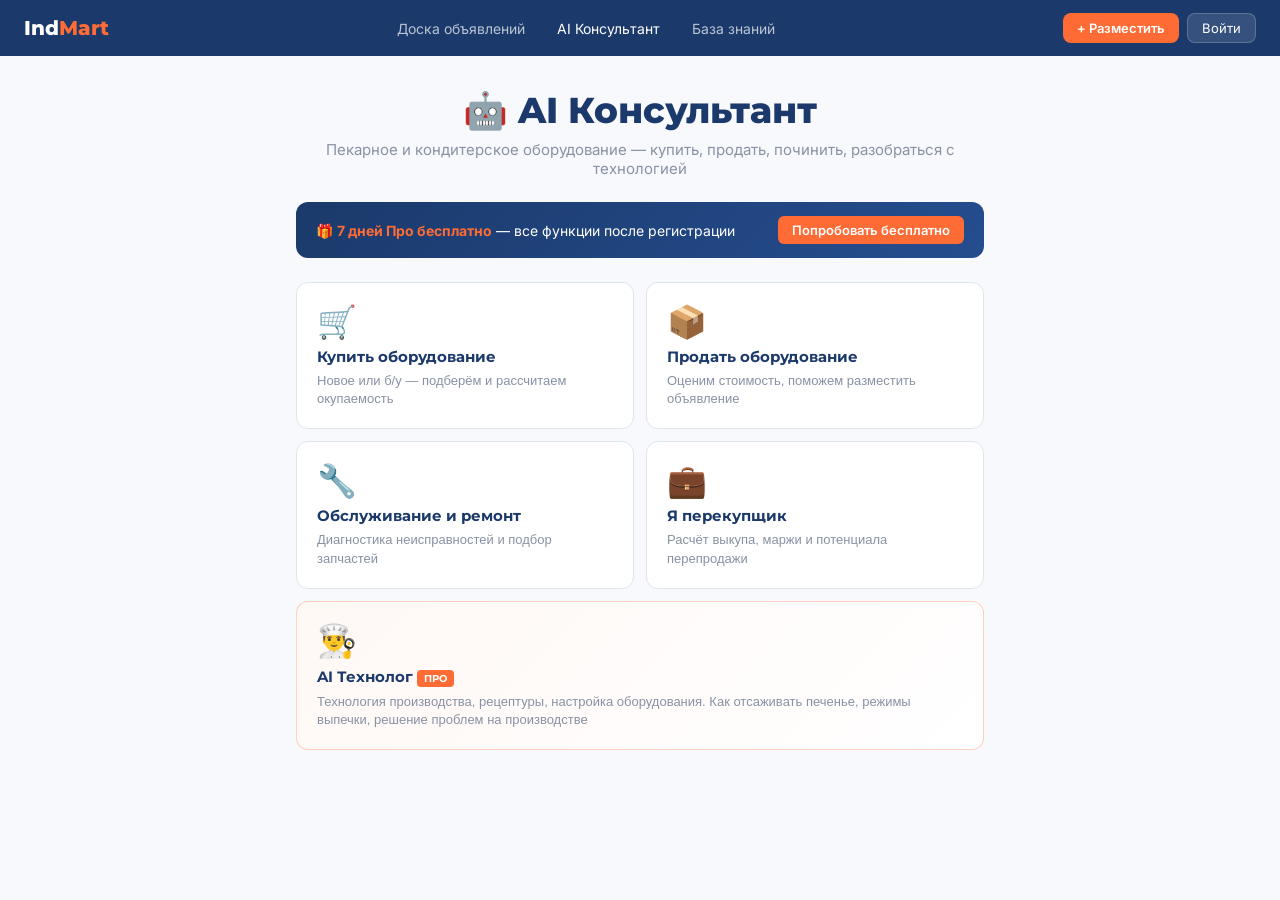
<file: deploy/consultant.html>
<!doctype html>
<html lang="ru">
<head>
<meta charset="utf-8">
<meta name="viewport" content="width=device-width, initial-scale=1">
<title>AI Консультант — IndMart | Пекарное оборудование</title>
<meta name="description" content="AI консультант по пекарному и кондитерскому оборудованию. Купить, продать, ремонт, расчёт окупаемости, технология производства.">
<link rel="canonical" href="https://indmart.ru/consultant">
<link rel="preconnect" href="https://fonts.googleapis.com">
<link rel="preconnect" href="https://fonts.gstatic.com" crossorigin>
<link href="https://fonts.googleapis.com/css2?family=Montserrat:wght@700;800&family=Inter:wght@400;500;600&display=swap" rel="stylesheet">
<style>
:root {
  --navy: #1B3A6B;
  --navy-light: #254d8f;
  --orange: #FF6B35;
  --orange-dark: #e55a25;
  --white: #fff;
  --bg: #f8f9fc;
  --border: #e0e4ef;
  --text: #1a2236;
  --muted: #8892a4;
  --radius: 12px;
}
* { box-sizing: border-box; margin: 0; padding: 0; }
body { font-family: 'Inter', sans-serif; background: var(--bg); color: var(--text); -webkit-font-smoothing: antialiased; }

/* NAV */
nav {
  background: var(--navy);
  padding: 0 24px;
  height: 56px;
  display: flex;
  align-items: center;
  justify-content: space-between;
  position: sticky;
  top: 0;
  z-index: 100;
}
.nav-logo { font-family: 'Montserrat', sans-serif; font-weight: 800; font-size: 20px; color: white; text-decoration: none; }
.nav-logo span { color: var(--orange); }
.nav-links { display: flex; gap: 8px; align-items: center; }
.nav-link { color: rgba(255,255,255,0.7); text-decoration: none; font-size: 14px; padding: 6px 12px; border-radius: 6px; transition: all 0.2s; }
.nav-link:hover { color: white; background: rgba(255,255,255,0.1); }
.nav-btn { background: var(--orange); color: white; border: none; border-radius: 8px; padding: 7px 14px; font-size: 13px; font-weight: 600; cursor: pointer; text-decoration: none; }

/* WRAPPER */
.wrap { max-width: 720px; margin: 0 auto; padding: 0 16px 60px; }

/* HEADER */
.page-header { padding: 32px 0 24px; text-align: center; }
.page-header h1 { font-family: 'Montserrat', sans-serif; font-weight: 800; font-size: clamp(24px, 4vw, 36px); color: var(--navy); margin-bottom: 8px; }
.page-header p { color: var(--muted); font-size: 15px; }

/* TRIAL BANNER */
.trial-banner {
  background: linear-gradient(135deg, var(--navy), var(--navy-light));
  border-radius: var(--radius);
  padding: 14px 20px;
  display: flex;
  align-items: center;
  justify-content: space-between;
  gap: 12px;
  margin-bottom: 24px;
  color: white;
  font-size: 14px;
}
.trial-banner strong { color: var(--orange); }
.trial-banner a { color: white; font-weight: 600; font-size: 13px; background: var(--orange); padding: 6px 14px; border-radius: 6px; text-decoration: none; white-space: nowrap; }

/* HOME CARDS */
.home-cards {
  display: grid;
  grid-template-columns: 1fr 1fr;
  gap: 12px;
  margin-bottom: 12px;
}
.home-card {
  background: white;
  border: 1.5px solid var(--border);
  border-radius: var(--radius);
  padding: 20px;
  cursor: pointer;
  text-align: left;
  transition: all 0.2s;
  display: flex;
  flex-direction: column;
  gap: 6px;
}
.home-card:hover { border-color: var(--navy); box-shadow: 0 4px 16px rgba(27,58,107,0.1); transform: translateY(-2px); }
.home-card .icon { font-size: 32px; }
.home-card .label { font-family: 'Montserrat', sans-serif; font-weight: 700; font-size: 15px; color: var(--navy); }
.home-card .desc { font-size: 13px; color: var(--muted); line-height: 1.4; }
.home-card.pro-card { border-color: rgba(255,107,53,0.3); background: linear-gradient(135deg, #fff8f5, #fff); }
.home-card.pro-card:hover { border-color: var(--orange); }
.pro-badge { display: inline-block; background: var(--orange); color: white; font-size: 10px; font-weight: 700; padding: 2px 7px; border-radius: 4px; margin-top: 4px; }

/* BACK BTN */
.back-btn {
  display: inline-flex;
  align-items: center;
  gap: 6px;
  color: var(--navy);
  background: none;
  border: none;
  font-size: 14px;
  font-weight: 600;
  cursor: pointer;
  padding: 8px 0;
  margin-bottom: 16px;
}

/* SECTION HEADER */
.section-h2 { font-family: 'Montserrat', sans-serif; font-weight: 800; font-size: 20px; color: var(--navy); margin-bottom: 16px; }

/* NAV CARDS */
.nav-cards { display: flex; flex-direction: column; gap: 10px; }
.nav-card {
  background: white;
  border: 1.5px solid var(--border);
  border-radius: var(--radius);
  padding: 16px;
  cursor: pointer;
  display: flex;
  align-items: center;
  gap: 14px;
  transition: all 0.2s;
  text-align: left;
}
.nav-card:hover { border-color: var(--navy); box-shadow: 0 2px 12px rgba(27,58,107,0.08); }
.nav-card.accent { border-color: rgba(255,107,53,0.3); background: #fff8f5; }
.nav-card.accent:hover { border-color: var(--orange); }
.card-icon { font-size: 24px; flex-shrink: 0; }
.card-body { flex: 1; }
.card-title { font-weight: 600; font-size: 15px; color: var(--text); display: block; }
.card-desc { font-size: 13px; color: var(--muted); margin-top: 2px; display: block; }
.card-arrow { color: var(--muted); font-size: 18px; }

/* CHAT */
.chat-section { background: white; border: 1.5px solid var(--border); border-radius: var(--radius); overflow: hidden; }
.mode-switch { display: flex; gap: 4px; padding: 10px; background: var(--bg); border-bottom: 1px solid var(--border); overflow-x: auto; }
.mode-btn { padding: 6px 14px; border-radius: 6px; border: none; background: none; font-size: 13px; font-weight: 500; color: var(--muted); cursor: pointer; white-space: nowrap; transition: all 0.15s; }
.mode-btn.active { background: var(--navy); color: white; }
.chat { min-height: 200px; max-height: 420px; overflow-y: auto; padding: 16px; display: flex; flex-direction: column; gap: 10px; }
.msg-row { display: flex; gap: 8px; align-items: flex-start; }
.msg-row.user { flex-direction: row-reverse; }
.avatar { width: 28px; height: 28px; border-radius: 50%; display: flex; align-items: center; justify-content: center; font-size: 14px; flex-shrink: 0; background: var(--bg); }
.msg { padding: 10px 14px; border-radius: 10px; font-size: 14px; line-height: 1.55; max-width: 85%; white-space: pre-wrap; }
.msg.ai { background: var(--bg); color: var(--text); border-radius: 4px 10px 10px 10px; }
.msg.user { background: var(--navy); color: white; border-radius: 10px 4px 10px 10px; }
.msg.typing { color: var(--muted); font-style: italic; }
.msg.error { background: #fff0f0; color: #cc0000; }
.msg-photo { max-width: 200px; border-radius: 6px; display: block; margin-bottom: 4px; }
.suggestions { display: flex; flex-wrap: wrap; gap: 6px; padding: 0 16px 12px; }
.suggestions button { background: var(--bg); border: 1.5px solid var(--border); border-radius: 20px; padding: 5px 12px; font-size: 12px; color: var(--navy); cursor: pointer; font-weight: 500; transition: all 0.15s; }
.suggestions button:hover { border-color: var(--navy); background: #e8edf8; }
.composer { display: flex; gap: 8px; padding: 10px; border-top: 1px solid var(--border); align-items: center; }
.composer input { flex: 1; border: 1.5px solid var(--border); border-radius: 8px; padding: 9px 12px; font-size: 14px; outline: none; font-family: inherit; }
.composer input:focus { border-color: var(--navy); }
.composer button[type=submit] { background: var(--navy); color: white; border: none; border-radius: 8px; padding: 9px 16px; font-size: 14px; font-weight: 600; cursor: pointer; white-space: nowrap; }
.composer button[type=submit]:hover { background: var(--navy-light); }
.attach-btn { background: none; border: 1.5px solid var(--border); border-radius: 8px; padding: 8px 10px; cursor: pointer; font-size: 16px; color: var(--muted); }
.attach-btn:hover { border-color: var(--navy); }
.previews { display: flex; flex-wrap: wrap; gap: 8px; padding: 0 10px 4px; }
.preview { position: relative; }
.preview img { width: 64px; height: 64px; object-fit: cover; border-radius: 6px; }
.preview .remove { position: absolute; top: -4px; right: -4px; background: var(--navy); color: white; border: none; border-radius: 50%; width: 18px; height: 18px; font-size: 11px; cursor: pointer; display: flex; align-items: center; justify-content: center; }

/* SPECIALIST LINK */
.specialist-link { background: none; border: none; color: var(--orange); font-size: 13px; font-weight: 600; cursor: pointer; padding: 8px 16px; text-decoration: underline; }
.specialist-form { background: var(--bg); border-top: 1px solid var(--border); padding: 16px; }
.specialist-form h4 { font-size: 15px; font-weight: 700; margin-bottom: 4px; color: var(--navy); }
.specialist-form .sub { font-size: 13px; color: var(--muted); margin-bottom: 12px; }
.specialist-form .fields { display: grid; grid-template-columns: 1fr 1fr; gap: 8px; margin-bottom: 10px; }
.specialist-form input { border: 1.5px solid var(--border); border-radius: 8px; padding: 8px 12px; font-size: 14px; outline: none; font-family: inherit; width: 100%; }
.specialist-form input:focus { border-color: var(--navy); }
.time-options { display: flex; gap: 10px; margin-bottom: 12px; }
.time-options label { display: flex; align-items: center; gap: 6px; font-size: 13px; cursor: pointer; }
.specialist-form button[type=submit] { background: var(--navy); color: white; border: none; border-radius: 8px; padding: 10px; font-size: 14px; font-weight: 600; cursor: pointer; width: 100%; }
.success { color: #059669; font-weight: 600; font-size: 14px; text-align: center; padding: 12px; }

/* TABLE */
.warehouse-table { width: 100%; border-collapse: collapse; font-size: 13px; margin-top: 12px; }
.warehouse-table th { background: var(--navy); color: white; padding: 8px 10px; text-align: left; font-weight: 600; }
.warehouse-table td { padding: 7px 10px; border-bottom: 1px solid var(--border); }
.warehouse-table .total-row td { font-weight: 700; background: var(--bg); }
.warehouse-table .row-yellow td { background: #fffbeb; }
.price-col { text-align: right; white-space: nowrap; }

/* PANEL INTRO */
.panel-intro { font-size: 14px; color: var(--muted); padding: 12px 16px; border-bottom: 1px solid var(--border); line-height: 1.5; }

/* LEAD FORM */
.lead-form { background: white; border: 1.5px solid var(--border); border-radius: var(--radius); padding: 20px; margin-top: 16px; }
.lead-form h3 { font-family: 'Montserrat', sans-serif; font-weight: 700; font-size: 16px; color: var(--navy); margin-bottom: 6px; }
.lead-form .sub { font-size: 13px; color: var(--muted); margin-bottom: 14px; }
.lead-form .fields { display: grid; grid-template-columns: 1fr 1fr; gap: 8px; margin-bottom: 12px; }
.lead-form input { border: 1.5px solid var(--border); border-radius: 8px; padding: 9px 12px; font-size: 14px; outline: none; font-family: inherit; width: 100%; }
.lead-form input:focus { border-color: var(--navy); }
.lead-form button { background: var(--orange); color: white; border: none; border-radius: 8px; padding: 11px; font-size: 14px; font-weight: 700; cursor: pointer; width: 100%; }
.lead-form button:hover { background: var(--orange-dark); }

/* PRO GATE */
.pro-gate { background: linear-gradient(135deg, #fff8f5, white); border: 1.5px solid rgba(255,107,53,0.3); border-radius: var(--radius); padding: 28px; text-align: center; }
.pro-gate .gate-icon { font-size: 48px; margin-bottom: 12px; }
.pro-gate h3 { font-family: 'Montserrat', sans-serif; font-weight: 800; font-size: 18px; color: var(--navy); margin-bottom: 8px; }
.pro-gate p { font-size: 14px; color: var(--muted); margin-bottom: 20px; line-height: 1.5; }
.pro-gate a { display: inline-block; background: var(--orange); color: white; border-radius: 10px; padding: 12px 24px; font-weight: 700; font-size: 15px; text-decoration: none; }
.pro-gate .trial-note { font-size: 12px; color: var(--muted); margin-top: 10px; }

/* MOBILE */
@media (max-width: 600px) {
  .home-cards { grid-template-columns: 1fr; }
  .lead-form .fields { grid-template-columns: 1fr; }
  .specialist-form .fields { grid-template-columns: 1fr; }
  nav .nav-links .nav-link { display: none; }
}

/* HIDDEN */
[hidden] { display: none !important; }
</style>
</head>
<body>

<nav>
  <a href="/" class="nav-logo">Ind<span>Mart</span></a>
  <div class="nav-links">
    <a href="/listings" class="nav-link">Доска объявлений</a>
    <a href="/consultant" class="nav-link" style="color:white;">AI Консультант</a>
    <a href="/baza" class="nav-link">База знаний</a>
  </div>
  <div style="display:flex;gap:8px;align-items:center;">
    <a href="/listings" class="nav-btn">+ Разместить</a>
    <div id="navUser" style="display:none;position:relative;">
      <div style="display:flex;align-items:center;gap:8px;cursor:pointer;color:white;" onclick="toggleUserMenu()">
        <div id="userAvatar" style="width:28px;height:28px;border-radius:50%;background:var(--orange);display:flex;align-items:center;justify-content:center;font-size:13px;font-weight:700;color:white;">A</div>
        <span id="userName" style="font-size:13px;"></span>
        <span style="font-size:10px;opacity:0.6;">▼</span>
      </div>
      <div id="userDropdown" style="display:none;position:absolute;right:0;top:44px;background:white;border:1.5px solid #e0e4ef;border-radius:12px;box-shadow:0 8px 32px rgba(0,0,0,0.12);min-width:200px;z-index:9999;overflow:hidden;">
        <a href="/cabinet" style="display:flex;align-items:center;gap:10px;padding:11px 16px;font-size:14px;color:#1a2236;text-decoration:none;" onmouseover="this.style.background='#f5f7ff'" onmouseout="this.style.background=''">👤 Личный кабинет</a>
        <a href="/cabinet" style="display:flex;align-items:center;gap:10px;padding:11px 16px;font-size:14px;color:#1a2236;text-decoration:none;" onmouseover="this.style.background='#f5f7ff'" onmouseout="this.style.background=''">📋 Мои объявления</a>
        <a href="/upgrade" style="display:flex;align-items:center;gap:10px;padding:11px 16px;font-size:14px;color:#1a2236;text-decoration:none;" onmouseover="this.style.background='#f5f7ff'" onmouseout="this.style.background=''">⭐ Подписка</a>
        <div style="height:1px;background:#e0e4ef;margin:4px 0;"></div>
        <button onclick="localStorage.removeItem('indmart_token');localStorage.removeItem('indmart_user');location.reload();" style="display:flex;align-items:center;gap:10px;padding:11px 16px;font-size:14px;color:#dc2626;background:none;border:none;width:100%;cursor:pointer;font-family:inherit;" onmouseover="this.style.background='#fff0f0'" onmouseout="this.style.background=''">🚪 Выйти</button>
      </div>
    </div>
    <button id="navLoginBtn" style="background:rgba(255,255,255,0.12);color:white;border:1px solid rgba(255,255,255,0.2);border-radius:8px;padding:6px 14px;font-size:13px;cursor:pointer;font-family:inherit;" onclick="document.getElementById('loginPrompt').style.display='flex'">Войти</button>
  </div>
</nav>

<div class="wrap">
  <div class="page-header">
    <h1>🤖 AI Консультант</h1>
    <p>Пекарное и кондитерское оборудование — купить, продать, починить, разобраться с технологией</p>
  </div>

  <!-- Trial banner (shown if not logged in) -->
  <div class="trial-banner" id="trialBanner">
    <div>🎁 <strong>7 дней Про бесплатно</strong> — все функции после регистрации</div>
    <a href="#" onclick="openLoginModal(); return false;">Попробовать бесплатно</a>
  </div>

  <!-- HOME SCREEN -->
  <div id="screen-home">
    <div class="home-cards">
      <button class="home-card" onclick="goTo('category-buy')">
        <span class="icon">🛒</span>
        <span class="label">Купить оборудование</span>
        <span class="desc">Новое или б/у — подберём и рассчитаем окупаемость</span>
      </button>
      <button class="home-card" onclick="goTo('category-sell')">
        <span class="icon">📦</span>
        <span class="label">Продать оборудование</span>
        <span class="desc">Оценим стоимость, поможем разместить объявление</span>
      </button>
      <button class="home-card" onclick="goTo('category-service')">
        <span class="icon">🔧</span>
        <span class="label">Обслуживание и ремонт</span>
        <span class="desc">Диагностика неисправностей и подбор запчастей</span>
      </button>
      <button class="home-card" onclick="goTo('category-reseller')">
        <span class="icon">💼</span>
        <span class="label">Я перекупщик</span>
        <span class="desc">Расчёт выкупа, маржи и потенциала перепродажи</span>
      </button>
      <button class="home-card pro-card" onclick="goTo('category-technologist')" style="grid-column: 1/-1;">
        <span class="icon">👨‍🍳</span>
        <span class="label">AI Технолог <span class="pro-badge">ПРО</span></span>
        <span class="desc">Технология производства, рецептуры, настройка оборудования. Как отсаживать печенье, режимы выпечки, решение проблем на производстве</span>
      </button>
    </div>
  </div>

  <!-- CATEGORY: КУПИТЬ -->
  <div id="screen-category-buy" hidden>
    <button class="back-btn" onclick="goBack('home')">← Назад</button>
    <div class="section-h2">🛒 Купить оборудование</div>
    <div class="nav-cards">
      <button class="nav-card" onclick="goTo('chat-buy-new')">
        <span class="card-icon">🆕</span>
        <div class="card-body"><span class="card-title">Новое оборудование</span><span class="card-desc">Подберу модели под вашу задачу и объём</span></div>
        <span class="card-arrow">→</span>
      </button>
      <button class="nav-card" onclick="goTo('chat-buy-used')">
        <span class="card-icon">♻️</span>
        <div class="card-body"><span class="card-title">Б/у оборудование</span><span class="card-desc">Цены на рынке, надёжные бренды, риски покупки</span></div>
        <span class="card-arrow">→</span>
      </button>
      <button class="nav-card accent" onclick="goTo('chat-buy-turnkey')">
        <span class="card-icon">🏭</span>
        <div class="card-body"><span class="card-title">Открываю пекарню с нуля</span><span class="card-desc">Составлю полный список оборудования с бюджетом</span></div>
        <span class="card-arrow">→</span>
      </button>
    </div>
  </div>

  <!-- CATEGORY: ПРОДАТЬ -->
  <div id="screen-category-sell" hidden>
    <button class="back-btn" onclick="goBack('home')">← Назад</button>
    <div class="section-h2">📦 Продать оборудование</div>
    <div class="nav-cards">
      <button class="nav-card" onclick="goTo('chat-sell-single')">
        <span class="card-icon">📦</span>
        <div class="card-body"><span class="card-title">Продаю одну позицию</span><span class="card-desc">AI оценит стоимость и поможет разместить объявление</span></div>
        <span class="card-arrow">→</span>
      </button>
      <button class="nav-card" onclick="goTo('chat-sell-warehouse')">
        <span class="card-icon">🗂️</span>
        <div class="card-body"><span class="card-title">Продаю несколько позиций</span><span class="card-desc">Составим список, оценим каждую позицию и итого</span></div>
        <span class="card-arrow">→</span>
      </button>
    </div>
  </div>

  <!-- CATEGORY: СЕРВИС -->
  <div id="screen-category-service" hidden>
    <button class="back-btn" onclick="goBack('home')">← Назад</button>
    <div class="section-h2">🔧 Обслуживание и ремонт</div>
    <div class="nav-cards">
      <button class="nav-card" onclick="goTo('chat-service')">
        <span class="card-icon">🔧</span>
        <div class="card-body"><span class="card-title">Диагностика неисправности</span><span class="card-desc">Опишите симптом — AI найдёт причину и решение</span></div>
        <span class="card-arrow">→</span>
      </button>
      <button class="nav-card" onclick="goTo('chat-parts')">
        <span class="card-icon">⚙️</span>
        <div class="card-body"><span class="card-title">Подбор запчастей</span><span class="card-desc">Назовите модель и деталь — найдём артикул и поставщика</span></div>
        <span class="card-arrow">→</span>
      </button>
    </div>
  </div>

  <!-- CATEGORY: ПЕРЕКУПЩИК -->
  <div id="screen-category-reseller" hidden>
    <button class="back-btn" onclick="goBack('home')">← Назад</button>
    <div class="section-h2">💼 Я перекупщик</div>
    <div class="nav-cards">
      <button class="nav-card" onclick="goTo('chat-reseller-single')">
        <span class="card-icon">📦</span>
        <div class="card-body"><span class="card-title">Одна позиция</span><span class="card-desc">Цена выкупа, перепродажи и маржа</span></div>
        <span class="card-arrow">→</span>
      </button>
      <button class="nav-card" onclick="goTo('chat-reseller-line')">
        <span class="card-icon">🔗</span>
        <div class="card-body"><span class="card-title">Линия целиком</span><span class="card-desc">Расчёт по каждой позиции + бонус за комплектность</span></div>
        <span class="card-arrow">→</span>
      </button>
      <button class="nav-card" onclick="goTo('chat-reseller-warehouse')">
        <span class="card-icon">🗂️</span>
        <div class="card-body"><span class="card-title">Выбрать из склада</span><span class="card-desc">Покажу что выгодно брать — зелёный / жёлтый / красный</span></div>
        <span class="card-arrow">→</span>
      </button>
    </div>
  </div>

  <!-- CATEGORY: ТЕХНОЛОГ -->
  <div id="screen-category-technologist" hidden>
    <button class="back-btn" onclick="goBack('home')">← Назад</button>
    <div class="section-h2">👨‍🍳 AI Технолог</div>
    <div class="nav-cards">
      <button class="nav-card accent" onclick="goTo('chat-tech-baking')">
        <span class="card-icon">🍞</span>
        <div class="card-body"><span class="card-title">Технология выпечки</span><span class="card-desc">Режимы печи, время, температура, пар — для хлеба, булок, печенья</span></div>
        <span class="card-arrow">→</span>
      </button>
      <button class="nav-card" onclick="goTo('chat-tech-troubleshoot')">
        <span class="card-icon">🔍</span>
        <div class="card-body"><span class="card-title">Решение проблем</span><span class="card-desc">Хлеб не поднимается, печенье расплывается, тесто рвётся — найдём причину</span></div>
        <span class="card-arrow">→</span>
      </button>
      <button class="nav-card" onclick="goTo('chat-tech-recipe')">
        <span class="card-icon">📋</span>
        <div class="card-body"><span class="card-title">Рецептуры под оборудование</span><span class="card-desc">Адаптируем рецептуру под вашу печь, тестомес, отсадочную машину</span></div>
        <span class="card-arrow">→</span>
      </button>
      <button class="nav-card" onclick="goTo('chat-tech-setup')">
        <span class="card-icon">⚙️</span>
        <div class="card-body"><span class="card-title">Настройка оборудования</span><span class="card-desc">Как настроить отсадочную машину, тестомес, расстойник под конкретный продукт</span></div>
        <span class="card-arrow">→</span>
      </button>
    </div>
  </div>

  <!-- CHAT PANELS -->

  <!-- Купить новое -->
  <div id="screen-chat-buy-new" hidden>
    <button class="back-btn" onclick="goBack('category-buy')">← Назад</button>
    <div class="chat-section" id="panel-buy-new">
      <div class="chat" id="chat-buy-new"></div>
      <div class="suggestions" id="sug-buy-new">
        <button onclick="sendTo('buy-new', this.textContent)">Нужна печь для хлеба</button>
        <button onclick="sendTo('buy-new', this.textContent)">Тестомес для пекарни</button>
        <button onclick="sendTo('buy-new', this.textContent)">Открываю кондитерский цех</button>
        <button onclick="sendTo('buy-new', this.textContent)">Расширяю производство</button>
      </div>
      <div class="previews" id="prev-buy-new"></div>
      <form class="composer" onsubmit="submitChat(event,'buy-new')">
        <button type="button" class="attach-btn" onclick="document.getElementById('file-buy-new').click()">📎</button>
        <input id="file-buy-new" type="file" accept="image/*" multiple hidden onchange="addPhotos('buy-new',this)">
        <input id="input-buy-new" type="text" placeholder="Что планируете производить?">
        <button type="submit">Отправить</button>
      </form>
    </div>
    <form class="lead-form" id="lead-buy-new" hidden>
      <h3>Получить КП от поставщиков</h3>
      <p class="sub">Подберём предложения от 3–5 поставщиков в течение дня.</p>
      <div class="fields">
        <input name="name" placeholder="Имя" required>
        <input name="phone" type="tel" placeholder="Телефон" required>
        <input name="email" type="email" placeholder="Email" required>
        <input name="city" placeholder="Город" required>
      </div>
      <button type="submit" onclick="submitLead(event,'lead-buy-new','buy-new')">Получить КП</button>
    </form>
  </div>

  <!-- Купить б/у -->
  <div id="screen-chat-buy-used" hidden>
    <button class="back-btn" onclick="goBack('category-buy')">← Назад</button>
    <div class="chat-section">
      <div class="chat" id="chat-buy-used"></div>
      <div class="suggestions" id="sug-buy-used">
        <button onclick="sendTo('buy-used', this.textContent)">Тестомес б/у</button>
        <button onclick="sendTo('buy-used', this.textContent)">Печь б/у</button>
        <button onclick="sendTo('buy-used', this.textContent)">Расстойный шкаф б/у</button>
        <button onclick="sendTo('buy-used', this.textContent)">Отсадочная машина б/у</button>
      </div>
      <div class="previews" id="prev-buy-used"></div>
      <form class="composer" onsubmit="submitChat(event,'buy-used')">
        <button type="button" class="attach-btn" onclick="document.getElementById('file-buy-used').click()">📎</button>
        <input id="file-buy-used" type="file" accept="image/*" multiple hidden onchange="addPhotos('buy-used',this)">
        <input id="input-buy-used" type="text" placeholder="Какое оборудование ищете?">
        <button type="submit">Спросить</button>
      </form>
    </div>
  </div>

  <!-- Цех под ключ -->
  <div id="screen-chat-buy-turnkey" hidden>
    <button class="back-btn" onclick="goBack('category-buy')">← Назад</button>
    <div class="chat-section">
      <p class="panel-intro">Спланируем пекарню под ключ: список оборудования, обязательное vs желательное, минимальный и оптимальный бюджет, окупаемость.</p>
      <div class="chat" id="chat-buy-turnkey"></div>
      <div class="suggestions" id="sug-buy-turnkey">
        <button onclick="sendTo('buy-turnkey', this.textContent)">Мини-пекарня 200 кг хлеба в день</button>
        <button onclick="sendTo('buy-turnkey', this.textContent)">Кондитерский цех 300 кг</button>
        <button onclick="sendTo('buy-turnkey', this.textContent)">Пекарня при магазине</button>
      </div>
      <div class="previews" id="prev-buy-turnkey"></div>
      <form class="composer" onsubmit="submitChat(event,'buy-turnkey')">
        <button type="button" class="attach-btn" onclick="document.getElementById('file-buy-turnkey').click()">📎</button>
        <input id="file-buy-turnkey" type="file" accept="image/*" multiple hidden onchange="addPhotos('buy-turnkey',this)">
        <input id="input-buy-turnkey" type="text" placeholder="Что планируете производить?">
        <button type="submit">Отправить</button>
      </form>
    </div>
    <div id="table-buy-turnkey"></div>
  </div>

  <!-- Продать одну позицию -->
  <div id="screen-chat-sell-single" hidden>
    <button class="back-btn" onclick="goBack('category-sell')">← Назад</button>
    <div class="chat-section">
      <div class="chat" id="chat-sell-single"></div>
      <div class="suggestions" id="sug-sell-single">
        <button onclick="sendTo('sell-single', this.textContent)">Тестомес Apach ATR 20</button>
        <button onclick="sendTo('sell-single', this.textContent)">Печь конвекционная Unox</button>
        <button onclick="sendTo('sell-single', this.textContent)">Расстойный шкаф б/у</button>
      </div>
      <div class="previews" id="prev-sell-single"></div>
      <form class="composer" onsubmit="submitChat(event,'sell-single')">
        <button type="button" class="attach-btn" onclick="document.getElementById('file-sell-single').click()">📎</button>
        <input id="file-sell-single" type="file" accept="image/*" multiple hidden onchange="addPhotos('sell-single',this)">
        <input id="input-sell-single" type="text" placeholder="Назовите оборудование или приложите фото…">
        <button type="submit">Оценить</button>
      </form>
    </div>
  </div>

  <!-- Продать несколько -->
  <div id="screen-chat-sell-warehouse" hidden>
    <button class="back-btn" onclick="goBack('category-sell')">← Назад</button>
    <div class="chat-section">
      <p class="panel-intro">Перечислите оборудование — оценим каждую позицию и итоговую стоимость склада.</p>
      <div class="chat" id="chat-sell-warehouse"></div>
      <div class="previews" id="prev-sell-warehouse"></div>
      <form class="composer" onsubmit="submitChat(event,'sell-warehouse')">
        <button type="button" class="attach-btn" onclick="document.getElementById('file-sell-warehouse').click()">📎</button>
        <input id="file-sell-warehouse" type="file" accept="image/*" multiple hidden onchange="addPhotos('sell-warehouse',this)">
        <input id="input-sell-warehouse" type="text" placeholder="Перечислите позиции…">
        <button type="submit">Отправить</button>
      </form>
    </div>
    <div id="table-sell-warehouse"></div>
  </div>

  <!-- Сервис -->
  <div id="screen-chat-service" hidden>
    <button class="back-btn" onclick="goBack('category-service')">← Назад</button>
    <div class="chat-section">
      <div class="chat" id="chat-service"></div>
      <div class="suggestions" id="sug-service">
        <button onclick="sendTo('service', this.textContent)">Тестомес не месит, гудит</button>
        <button onclick="sendTo('service', this.textContent)">Печь не держит температуру</button>
        <button onclick="sendTo('service', this.textContent)">Расстойник не греет</button>
      </div>
      <div class="previews" id="prev-service"></div>
      <form class="composer" onsubmit="submitChat(event,'service')">
        <button type="button" class="attach-btn" onclick="document.getElementById('file-service').click()">📎</button>
        <input id="file-service" type="file" accept="image/*" multiple hidden onchange="addPhotos('service',this)">
        <input id="input-service" type="text" placeholder="Опишите симптом или приложите фото…">
        <button type="submit">Диагностировать</button>
      </form>
    </div>
  </div>

  <!-- Запчасти -->
  <div id="screen-chat-parts" hidden>
    <button class="back-btn" onclick="goBack('category-service')">← Назад</button>
    <div class="chat-section">
      <div class="chat" id="chat-parts"></div>
      <div class="suggestions" id="sug-parts">
        <button onclick="sendTo('parts', this.textContent)">Крюк для тестомеса Apach</button>
        <button onclick="sendTo('parts', this.textContent)">ТЭН для печи Муссон</button>
        <button onclick="sendTo('parts', this.textContent)">Уплотнитель двери расстойника</button>
      </div>
      <div class="previews" id="prev-parts"></div>
      <form class="composer" onsubmit="submitChat(event,'parts')">
        <button type="button" class="attach-btn" onclick="document.getElementById('file-parts').click()">📎</button>
        <input id="file-parts" type="file" accept="image/*" multiple hidden onchange="addPhotos('parts',this)">
        <input id="input-parts" type="text" placeholder="Модель и нужная деталь…">
        <button type="submit">Найти</button>
      </form>
    </div>
  </div>

  <!-- Перекупщик одна позиция -->
  <div id="screen-chat-reseller-single" hidden>
    <button class="back-btn" onclick="goBack('category-reseller')">← Назад</button>
    <div class="chat-section">
      <div class="chat" id="chat-reseller-single"></div>
      <div class="suggestions" id="sug-reseller-single">
        <button onclick="sendTo('reseller-single', this.textContent)">Тестомес Прима-300</button>
        <button onclick="sendTo('reseller-single', this.textContent)">Печь Восход ХПЭ-500</button>
        <button onclick="sendTo('reseller-single', this.textContent)">Расстойник Smeg б/у</button>
      </div>
      <div class="previews" id="prev-reseller-single"></div>
      <form class="composer" onsubmit="submitChat(event,'reseller-single')">
        <button type="button" class="attach-btn" onclick="document.getElementById('file-reseller-single').click()">📎</button>
        <input id="file-reseller-single" type="file" accept="image/*" multiple hidden onchange="addPhotos('reseller-single',this)">
        <input id="input-reseller-single" type="text" placeholder="Назовите модель…">
        <button type="submit">Считать</button>
      </form>
    </div>
  </div>

  <!-- Перекупщик линия -->
  <div id="screen-chat-reseller-line" hidden>
    <button class="back-btn" onclick="goBack('category-reseller')">← Назад</button>
    <div class="chat-section">
      <p class="panel-intro">Перечисляйте позиции линии по одной — соберу таблицу с маржей и бонусом за комплектность.</p>
      <div class="chat" id="chat-reseller-line"></div>
      <div class="previews" id="prev-reseller-line"></div>
      <form class="composer" onsubmit="submitChat(event,'reseller-line')">
        <button type="button" class="attach-btn" onclick="document.getElementById('file-reseller-line').click()">📎</button>
        <input id="file-reseller-line" type="file" accept="image/*" multiple hidden onchange="addPhotos('reseller-line',this)">
        <input id="input-reseller-line" type="text" placeholder="Первая позиция линии…">
        <button type="submit">Отправить</button>
      </form>
    </div>
    <div id="table-reseller-line"></div>
  </div>

  <!-- Перекупщик склад -->
  <div id="screen-chat-reseller-warehouse" hidden>
    <button class="back-btn" onclick="goBack('category-reseller')">← Назад</button>
    <div class="chat-section">
      <p class="panel-intro">Перечислите что есть на складе — покажу что выгодно брать (зелёный / жёлтый / красный).</p>
      <div class="chat" id="chat-reseller-warehouse"></div>
      <div class="suggestions" id="sug-reseller-warehouse">
        <button onclick="sendTo('reseller-warehouse', this.textContent)">Печь Восход 2018, тестомес Прима 2015, два расстойника</button>
        <button onclick="sendTo('reseller-warehouse', this.textContent)">Пекарское б/у: расстойник, тестомес, конвекционная печь Unox</button>
      </div>
      <div class="previews" id="prev-reseller-warehouse"></div>
      <form class="composer" onsubmit="submitChat(event,'reseller-warehouse')">
        <button type="button" class="attach-btn" onclick="document.getElementById('file-reseller-warehouse').click()">📎</button>
        <input id="file-reseller-warehouse" type="file" accept="image/*" multiple hidden onchange="addPhotos('reseller-warehouse',this)">
        <input id="input-reseller-warehouse" type="text" placeholder="Перечислите позиции склада…">
        <button type="submit">Оценить</button>
      </form>
    </div>
    <div id="table-reseller-warehouse"></div>
  </div>

  <!-- AI Технолог - Технология выпечки -->
  <div id="screen-chat-tech-baking" hidden>
    <button class="back-btn" onclick="goBack('category-technologist')">← Назад</button>
    <div class="chat-section" id="tech-gate-baking">
      <div class="chat" id="chat-tech-baking"></div>
      <div class="suggestions" id="sug-tech-baking">
        <button onclick="sendTo('tech-baking', this.textContent)">Как отсаживать печенье курабье</button>
        <button onclick="sendTo('tech-baking', this.textContent)">Режим выпечки багета</button>
        <button onclick="sendTo('tech-baking', this.textContent)">Температура для ржаного хлеба</button>
        <button onclick="sendTo('tech-baking', this.textContent)">Сколько пара нужно для чиабатты</button>
      </div>
      <div class="previews" id="prev-tech-baking"></div>
      <form class="composer" onsubmit="submitChat(event,'tech-baking')">
        <button type="button" class="attach-btn" onclick="document.getElementById('file-tech-baking').click()">📎</button>
        <input id="file-tech-baking" type="file" accept="image/*" multiple hidden onchange="addPhotos('tech-baking',this)">
        <input id="input-tech-baking" type="text" placeholder="Спросите про технологию выпечки…">
        <button type="submit">Спросить</button>
      </form>
    </div>
  </div>

  <!-- AI Технолог - Решение проблем -->
  <div id="screen-chat-tech-troubleshoot" hidden>
    <button class="back-btn" onclick="goBack('category-technologist')">← Назад</button>
    <div class="chat-section">
      <div class="chat" id="chat-tech-troubleshoot"></div>
      <div class="suggestions" id="sug-tech-troubleshoot">
        <button onclick="sendTo('tech-troubleshoot', this.textContent)">Хлеб не поднимается</button>
        <button onclick="sendTo('tech-troubleshoot', this.textContent)">Печенье расплывается на листе</button>
        <button onclick="sendTo('tech-troubleshoot', this.textContent)">Тесто рвётся при формовке</button>
        <button onclick="sendTo('tech-troubleshoot', this.textContent)">Корка слишком бледная</button>
      </div>
      <div class="previews" id="prev-tech-troubleshoot"></div>
      <form class="composer" onsubmit="submitChat(event,'tech-troubleshoot')">
        <button type="button" class="attach-btn" onclick="document.getElementById('file-tech-troubleshoot').click()">📎</button>
        <input id="file-tech-troubleshoot" type="file" accept="image/*" multiple hidden onchange="addPhotos('tech-troubleshoot',this)">
        <input id="input-tech-troubleshoot" type="text" placeholder="Опишите проблему или приложите фото…">
        <button type="submit">Найти причину</button>
      </form>
    </div>
  </div>

  <!-- AI Технолог - Рецептуры -->
  <div id="screen-chat-tech-recipe" hidden>
    <button class="back-btn" onclick="goBack('category-technologist')">← Назад</button>
    <div class="chat-section">
      <div class="chat" id="chat-tech-recipe"></div>
      <div class="suggestions" id="sug-tech-recipe">
        <button onclick="sendTo('tech-recipe', this.textContent)">Рецептура песочного печенья для отсадки</button>
        <button onclick="sendTo('tech-recipe', this.textContent)">Тесто для багета под конвекционную печь</button>
        <button onclick="sendTo('tech-recipe', this.textContent)">Бисквит для тоннельной печи</button>
      </div>
      <div class="previews" id="prev-tech-recipe"></div>
      <form class="composer" onsubmit="submitChat(event,'tech-recipe')">
        <button type="button" class="attach-btn" onclick="document.getElementById('file-tech-recipe').click()">📎</button>
        <input id="file-tech-recipe" type="file" accept="image/*" multiple hidden onchange="addPhotos('tech-recipe',this)">
        <input id="input-tech-recipe" type="text" placeholder="Продукт и ваше оборудование…">
        <button type="submit">Подобрать рецептуру</button>
      </form>
    </div>
  </div>

  <!-- AI Технолог - Настройка -->
  <div id="screen-chat-tech-setup" hidden>
    <button class="back-btn" onclick="goBack('category-technologist')">← Назад</button>
    <div class="chat-section">
      <div class="chat" id="chat-tech-setup"></div>
      <div class="suggestions" id="sug-tech-setup">
        <button onclick="sendTo('tech-setup', this.textContent)">Как настроить отсадочную машину на печенье</button>
        <button onclick="sendTo('tech-setup', this.textContent)">Настройка тестомеса под сдобное тесто</button>
        <button onclick="sendTo('tech-setup', this.textContent)">Программа расстойника для багета</button>
      </div>
      <div class="previews" id="prev-tech-setup"></div>
      <form class="composer" onsubmit="submitChat(event,'tech-setup')">
        <button type="button" class="attach-btn" onclick="document.getElementById('file-tech-setup').click()">📎</button>
        <input id="file-tech-setup" type="file" accept="image/*" multiple hidden onchange="addPhotos('tech-setup',this)">
        <input id="input-tech-setup" type="text" placeholder="Оборудование и продукт…">
        <button type="submit">Настроить</button>
      </form>
    </div>
  </div>

</div><!-- /wrap -->

<script>
const API_BASE = 'https://indmart.ru/api';
const MAX_PHOTOS = 5;
const LEAD_MARKER = '[[LEAD]]';

// ── State ────────────────────────────────────────────────────────────────────
const chatHistories = {};
const chatPhotos = {};

function getHistory(key) {
  if (!chatHistories[key]) chatHistories[key] = [];
  return chatHistories[key];
}
function getPhotos(key) {
  if (!chatPhotos[key]) chatPhotos[key] = [];
  return chatPhotos[key];
}

// ── Navigation ───────────────────────────────────────────────────────────────
let currentScreen = 'home';

function goTo(screen) {
  document.querySelectorAll('[id^="screen-"]').forEach(el => el.hidden = true);
  const el = document.getElementById('screen-' + screen);
  if (el) { el.hidden = false; currentScreen = screen; }
  window.scrollTo({ top: 0, behavior: 'smooth' });

  // Init chat on first visit
  const chatKey = screen.replace('chat-', '');
  if (screen.startsWith('chat-') && getHistory(chatKey).length === 0) {
    initChat(chatKey);
  }
}

function goBack(target) {
  goTo(target);
}

// ── System prompts ───────────────────────────────────────────────────────────
const VISION = '\n\nЕсли пользователь прикрепляет фото оборудования — анализируй его для определения модели, состояния, неисправностей.';

const SYSTEMS = {
  'buy-new':
    'Ты консультант по пекарному и кондитерскому оборудованию в России.\n\n' +
    'ЭТАП 1 — БЫСТРЫЙ РАСЧЁТ. Задавай вопросы по одному:\n' +
    '1. В каком регионе?\n2. Что производить?\n3. Объём в смену?\n4. Цена продажи продукта?\n\n' +
    'После: подбери модели с ценами и быстрый расчёт окупаемости на типовых нормах региона. Укажи что данные типовые.\n\n' +
    'В конце предложи: "Хотите точный расчёт? [Да] [Нет]"\n\n' +
    'ЭТАП 2 (если согласился): сырьё → электричество → зарплаты → аренда → упаковка. Сравни быстрый vs точный.' + VISION,

  'buy-used':
    'Ты эксперт по рынку б/у пекарного и кондитерского оборудования в России.\n' +
    'Расскажи про оборудование: средние цены б/у, надёжные бренды, риски, на что смотреть при осмотре.\n' +
    'Затем спроси регион, продукт, объём — и сделай расчёт окупаемости.\n' +
    'В конце предложи точный расчёт.' + VISION,

  'buy-turnkey':
    'Помоги спланировать пекарню или кондитерский цех под ключ.\n\n' +
    'Задавай по одному вопросу: регион → продукт → объём → бюджет → цена продажи.\n\n' +
    'Составь список оборудования: обязательное и желательное. Минимальный и оптимальный бюджет. Окупаемость.\n\n' +
    'В КАЖДОМ ответе обновляй список:\n===ITEMS===\n{"items":[{"title":"...","brand":"...","price":...,"tier":"required"}],"payback_min_months":"10-14","payback_optimal_months":"14-18"}\n===END===' + VISION,

  'sell-single':
    'Ты помогаешь продавцу пекарного или кондитерского оборудования оценить позицию и разместить объявление.\n' +
    'Назови рыночную цену б/у, диапазон, на что влияет цена. Дай рекомендации по описанию объявления.\n' +
    'Предложи разместить на IndMart: https://indmart.ru/listings' + VISION,

  'sell-warehouse':
    'Помоги продавцу оценить склад пекарного/кондитерского оборудования.\n' +
    'По каждой позиции: название, оценочная цена б/у, рекомендация (продавать сейчас / подождать / утилизировать).\n' +
    'В КАЖДОМ ответе обновляй:\n===ITEMS===\n{"items":[{"title":"...","price_used":...,"notes":"..."}]}\n===END===' + VISION,

  'service':
    'Ты специалист по диагностике пекарного и кондитерского оборудования.\n' +
    'По описанию симптомов: определи вероятную причину, шаги диагностики, способ устранения. ' +
    'Укажи что можно сделать самостоятельно, а что требует мастера. Примерная стоимость ремонта.' + VISION,

  'parts':
    'Ты помогаешь найти запчасти для пекарного и кондитерского оборудования.\n' +
    'Подбери артикул, поставщиков в России, примерную цену. ' +
    'Если не знаешь точный артикул — объясни как его найти по шильдику или документации.' + VISION,

  'reseller-single':
    'Ты помогаешь перекупщику пекарного оборудования зарабатывать на арбитраже.\n' +
    'Показывай: цена выкупа (дисконт 30-40% от рынка), цена перепродажи, маржа ₽ и %, срок оборота, риски.\n' +
    'Формат — чёткая таблица с цифрами.' + VISION,

  'reseller-line':
    'Ты помогаешь перекупщику оценить линию пекарного оборудования для арбитража.\n' +
    'По каждой позиции: buy_price (выкуп -30-40%), sell_price (перепродажа).\n' +
    'Линия целиком продаётся дороже суммы частей (+15-25%).\n' +
    'В КАЖДОМ ответе:\n===ITEMS===\n{"items":[{"title":"...","brand":"...","buy_price":...,"sell_price":...}],"line_bonus_pct":20}\n===END===' + VISION,

  'reseller-warehouse':
    'Ты помогаешь перекупщику выбрать что взять со склада пекарного оборудования.\n' +
    'Каждую позицию оцени: зелёный (выгодно брать), жёлтый (можно, осторожно), красный (не брать).\n' +
    'Для зелёных и жёлтых — цена выкупа и перепродажи.\n' +
    'В КАЖДОМ ответе:\n===ITEMS===\n{"items":[{"title":"...","verdict":"green","buy_price":...,"sell_price":...,"reason":"..."}]}\n===END===' + VISION,

  'tech-baking':
    'Ты AI технолог хлебопекарного и кондитерского производства.\n' +
    'Отвечай на вопросы по технологии выпечки: режимы печи (температура, время, пар), ' +
    'особенности разных видов продукции, типичные ошибки и как их избежать.\n' +
    'Специализация: пекарное и кондитерское производство — хлеб, булочки, печенье, торты, багеты.\n' +
    'Давай конкретные цифры (градусы, минуты, % влажности). Объясняй почему именно так.' + VISION,

  'tech-troubleshoot':
    'Ты AI технолог хлебопекарного производства. Помогаешь решать технологические проблемы.\n' +
    'По описанию дефекта определи: причину (рецептура? оборудование? технология?), ' +
    'что именно пошло не так, как исправить. Давай конкретные рекомендации.\n' +
    'Если нужна дополнительная информация — задай один уточняющий вопрос.' + VISION,

  'tech-recipe':
    'Ты AI технолог. Помогаешь адаптировать рецептуры под конкретное оборудование пекарни.\n' +
    'Уточни: какое оборудование (марка/модель), его особенности, объём производства.\n' +
    'Дай рецептуру с граммами на партию, параметры обработки теста, режимы выпечки.\n' +
    'Учитывай российское сырьё и доступность ингредиентов.' + VISION,

  'tech-setup':
    'Ты AI технолог. Помогаешь настроить пекарное и кондитерское оборудование под конкретный продукт.\n' +
    'Уточни модель оборудования и продукт. Дай конкретные параметры настройки: ' +
    'скорость, время, температуру, давление, зазоры — в зависимости от типа машины.\n' +
    'Объясни логику настройки чтобы технолог мог корректировать самостоятельно.' + VISION,
};

const GREETINGS = {
  'buy-new': 'Здравствуйте! Помогу подобрать пекарное или кондитерское оборудование. Что планируете производить?',
  'buy-used': 'Расскажу про рынок б/у пекарного оборудования: цены, бренды, риски. Какое оборудование ищете?',
  'buy-turnkey': 'Спланируем пекарню или кондитерский цех под ключ. Что планируете производить и в каком объёме?',
  'sell-single': 'Оценю ваше оборудование и помогу разместить объявление. Что продаёте?',
  'sell-warehouse': 'Перечислите оборудование — оценю каждую позицию и помогу определить приоритеты продажи.',
  'service': 'Диагностирую неисправность пекарного оборудования. Опишите симптом или приложите фото.',
  'parts': 'Помогу найти запчасти для пекарного оборудования. Назовите модель и нужную деталь.',
  'reseller-single': 'Считаю арбитраж: выкуп с дисконтом, перепродажа, маржа, срок оборота. Назовите модель.',
  'reseller-line': 'Соберём таблицу по линии оборудования с маржей и бонусом за комплектность. Назовите первую позицию.',
  'reseller-warehouse': 'Оценю склад: зелёный / жёлтый / красный — что брать выгодно. Перечислите позиции.',
  'tech-baking': 'Я AI технолог хлебопекарного производства. Спрашивайте про режимы выпечки, температуры, пар — для любого вида продукции.',
  'tech-troubleshoot': 'Помогу найти причину технологической проблемы. Опишите что происходит или приложите фото продукта.',
  'tech-recipe': 'Подберу или адаптирую рецептуру под ваше оборудование. Какой продукт и что за оборудование?',
  'tech-setup': 'Помогу настроить оборудование под конкретный продукт. Какая машина и что производите?',
};

// ── Init chat ────────────────────────────────────────────────────────────────
function initChat(key) {
  const greeting = GREETINGS[key];
  if (greeting) addMessage(key, 'ai', greeting);
}

// ── Chat UI ──────────────────────────────────────────────────────────────────
function addMessage(key, role, text) {
  const chatEl = document.getElementById('chat-' + key);
  if (!chatEl) return;
  const row = document.createElement('div');
  row.className = 'msg-row ' + role;
  const avatar = document.createElement('span');
  avatar.className = 'avatar';
  avatar.textContent = role === 'user' ? '👤' : '🤖';
  const bubble = document.createElement('div');
  bubble.className = 'msg ' + role;
  bubble.textContent = text;
  if (role === 'user') { row.appendChild(bubble); row.appendChild(avatar); }
  else { row.appendChild(avatar); row.appendChild(bubble); }
  chatEl.appendChild(row);
  chatEl.scrollTop = chatEl.scrollHeight;
  return bubble;
}

function addTyping(key) {
  const chatEl = document.getElementById('chat-' + key);
  if (!chatEl) return null;
  const row = document.createElement('div');
  row.className = 'msg-row ai';
  const avatar = document.createElement('span');
  avatar.className = 'avatar';
  avatar.textContent = '🤖';
  const bubble = document.createElement('div');
  bubble.className = 'msg ai typing';
  bubble.textContent = 'печатает…';
  row.appendChild(avatar);
  row.appendChild(bubble);
  chatEl.appendChild(row);
  chatEl.scrollTop = chatEl.scrollHeight;
  bubble.removeRow = () => row.remove();
  return bubble;
}

// ── Photos ───────────────────────────────────────────────────────────────────
function addPhotos(key, input) {
  const files = Array.from(input.files || []);
  const photos = getPhotos(key);
  const remaining = MAX_PHOTOS - photos.length;
  const toAdd = files.slice(0, remaining);
  Promise.all(toAdd.map(readBase64)).then(added => {
    photos.push(...added);
    renderPreviews(key);
  });
  input.value = '';
}

function readBase64(file) {
  return new Promise((res, rej) => {
    const r = new FileReader();
    r.onload = () => res({ dataUrl: r.result, data: r.result.split(',')[1], mediaType: file.type });
    r.onerror = rej;
    r.readAsDataURL(file);
  });
}

function renderPreviews(key) {
  const el = document.getElementById('prev-' + key);
  if (!el) return;
  const photos = getPhotos(key);
  el.innerHTML = photos.map((p, i) =>
    `<div class="preview"><img src="${p.dataUrl}"><button class="remove" onclick="removePhoto('${key}',${i})">×</button></div>`
  ).join('');
}

function removePhoto(key, idx) {
  getPhotos(key).splice(idx, 1);
  renderPreviews(key);
}

// ── Send message ─────────────────────────────────────────────────────────────
async function submitChat(e, key) {
  e.preventDefault();
  const input = document.getElementById('input-' + key);
  const text = input.value.trim();
  const photos = getPhotos(key);
  if (!text && !photos.length) return;

  input.value = '';
  const sugEl = document.getElementById('sug-' + key);
  if (sugEl) sugEl.style.display = 'none';

  // Show user message
  if (photos.length) {
    const chatEl = document.getElementById('chat-' + key);
    const row = document.createElement('div');
    row.className = 'msg-row user';
    const avatar = document.createElement('span');
    avatar.className = 'avatar';
    avatar.textContent = '👤';
    const bubble = document.createElement('div');
    bubble.className = 'msg user';
    photos.forEach(p => {
      const img = document.createElement('img');
      img.className = 'msg-photo';
      img.src = p.dataUrl;
      bubble.appendChild(img);
    });
    if (text) { const t = document.createElement('div'); t.textContent = text; bubble.appendChild(t); }
    row.appendChild(bubble); row.appendChild(avatar);
    chatEl.appendChild(row);
    chatEl.scrollTop = chatEl.scrollHeight;
  } else {
    addMessage(key, 'user', text);
  }

  // Build history entry
  const history = getHistory(key);
  if (photos.length) {
    const content = [];
    photos.forEach(p => content.push({ type: 'image', source: { type: 'base64', media_type: p.mediaType, data: p.data } }));
    if (text) content.push({ type: 'text', text });
    history.push({ role: 'user', content });
  } else {
    history.push({ role: 'user', content: text });
  }
  getPhotos(key).length = 0;
  renderPreviews(key);

  // Disable submit
  const form = document.querySelector(`#screen-chat-${key} .composer`);
  const submitBtn = form?.querySelector('button[type=submit]');
  if (submitBtn) submitBtn.disabled = true;

  const typing = addTyping(key);

  try {
    const res = await fetch(API_BASE + '/chat', {
      method: 'POST',
      headers: { 'Content-Type': 'application/json' },
      body: JSON.stringify({ messages: history, system: SYSTEMS[key] || '', max_tokens: 1024 })
    });
    if (!res.ok) throw new Error('API ' + res.status);
    const data = await res.json();
    const reply = data.reply || '';
    history.push({ role: 'assistant', content: reply });
    if (typing) typing.removeRow();

    // Handle structured replies
    const parsed = extractItems(reply);
    const cleaned = reply.replace(/===ITEMS===[\s\S]*?===END===/g, '').replace(LEAD_MARKER, '').trim();
    addMessage(key, 'ai', cleaned || reply);

    if (parsed) renderTable(key, parsed);

    // Show lead form
    if (reply.includes(LEAD_MARKER)) {
      const leadEl = document.getElementById('lead-' + key);
      if (leadEl) { leadEl.hidden = false; leadEl.scrollIntoView({ behavior: 'smooth', block: 'nearest' }); }
    }
  } catch(err) {
    if (typing) typing.removeRow();
    addMessage(key, 'ai', '⚠️ Ошибка соединения. Попробуйте ещё раз.');
  } finally {
    if (submitBtn) submitBtn.disabled = false;
  }
}

function sendTo(key, text) {
  const input = document.getElementById('input-' + key);
  if (input) { input.value = text; }
  const form = document.querySelector(`#screen-chat-${key} .composer`);
  if (form) form.dispatchEvent(new Event('submit', { cancelable: true }));
}

// ── Tables ───────────────────────────────────────────────────────────────────
function extractItems(text) {
  const m = String(text || '').match(/===ITEMS===\s*([\s\S]*?)\s*===END===/);
  if (!m) return null;
  try { return JSON.parse(m[1]); } catch { return null; }
}

const fmtRub = n => Number(n || 0).toLocaleString('ru-RU') + ' ₽';

function renderTable(key, data) {
  const el = document.getElementById('table-' + key);
  if (!el || !data.items) return;

  if (key === 'reseller-line') {
    const bonus = data.line_bonus_pct || 20;
    const sumBuy = data.items.reduce((s, it) => s + (Number(it.buy_price) || 0), 0);
    const sumSell = data.items.reduce((s, it) => s + (Number(it.sell_price) || 0), 0);
    const bonusRub = Math.round(sumSell * bonus / 100);
    const rows = data.items.map(it =>
      `<tr><td>${it.title || ''} ${it.brand || ''}</td><td class="price-col">${fmtRub(it.buy_price)}</td><td class="price-col">${fmtRub(it.sell_price)}</td><td class="price-col">${fmtRub((it.sell_price||0)-(it.buy_price||0))}</td></tr>`
    ).join('');
    el.innerHTML = `<table class="warehouse-table"><thead><tr><th>Позиция</th><th class="price-col">Выкуп</th><th class="price-col">Продажа</th><th class="price-col">Маржа</th></tr></thead><tbody>${rows}<tr class="total-row"><td>Итого + бонус ${bonus}%</td><td class="price-col">${fmtRub(sumBuy)}</td><td class="price-col">${fmtRub(sumSell + bonusRub)}</td><td class="price-col">${fmtRub(sumSell + bonusRub - sumBuy)}</td></tr></tbody></table>`;
    return;
  }

  if (key === 'reseller-warehouse') {
    const verdictMap = { green: '🟢 Брать', yellow: '🟡 Осторожно', red: '🔴 Не брать' };
    const rows = data.items.map(it =>
      `<tr><td>${it.title || ''}</td><td>${verdictMap[it.verdict] || it.verdict}</td><td class="price-col">${it.buy_price ? fmtRub(it.buy_price) : '—'}</td><td class="price-col">${it.sell_price ? fmtRub(it.sell_price) : '—'}</td><td>${it.reason || ''}</td></tr>`
    ).join('');
    el.innerHTML = `<table class="warehouse-table"><thead><tr><th>Позиция</th><th>Вердикт</th><th class="price-col">Выкуп</th><th class="price-col">Продажа</th><th>Причина</th></tr></thead><tbody>${rows}</tbody></table>`;
    return;
  }

  if (key === 'buy-turnkey') {
    const sorted = [...data.items].sort((a, b) => (a.tier === 'required' ? 0 : 1) - (b.tier === 'required' ? 0 : 1));
    const reqSum = sorted.filter(i => i.tier === 'required').reduce((s, i) => s + (Number(i.price) || 0), 0);
    const desSum = sorted.filter(i => i.tier !== 'required').reduce((s, i) => s + (Number(i.price) || 0), 0);
    const rows = sorted.map(it =>
      `<tr class="${it.tier !== 'required' ? 'row-yellow' : ''}"><td>${it.title || ''} ${it.brand || ''}</td><td class="price-col">${fmtRub(it.price)}</td><td>${it.tier === 'required' ? 'Обязательное' : 'Желательное'}</td></tr>`
    ).join('');
    const pb1 = data.payback_min_months ? ` — окупаемость ${data.payback_min_months} мес` : '';
    const pb2 = data.payback_optimal_months ? ` — окупаемость ${data.payback_optimal_months} мес` : '';
    el.innerHTML = `<table class="warehouse-table"><thead><tr><th>Позиция</th><th class="price-col">Цена</th><th>Тип</th></tr></thead><tbody>${rows}<tr class="total-row"><td>Минимальный бюджет${pb1}</td><td class="price-col">${fmtRub(reqSum)}</td><td></td></tr><tr class="total-row"><td>Оптимальный бюджет${pb2}</td><td class="price-col">${fmtRub(reqSum+desSum)}</td><td></td></tr></tbody></table>`;
    return;
  }

  // Generic warehouse table
  const total = data.items.reduce((s, it) => s + (Number(it.price_used) || Number(it.price) || 0), 0);
  const rows = data.items.map(it =>
    `<tr><td>${it.title || ''} ${it.brand || ''}</td><td class="price-col">${fmtRub(it.price_used || it.price)}</td><td>${it.notes || it.inspect || ''}</td></tr>`
  ).join('');
  el.innerHTML = total ? `<table class="warehouse-table"><thead><tr><th>Позиция</th><th class="price-col">Цена</th><th>Примечание</th></tr></thead><tbody>${rows}<tr class="total-row"><td>Итого</td><td class="price-col">${fmtRub(total)}</td><td></td></tr></tbody></table>` : '';
}

// ── Lead form ────────────────────────────────────────────────────────────────
async function submitLead(e, formId, chatKey) {
  e.preventDefault();
  const form = document.getElementById(formId);
  const btn = form.querySelector('button[type=submit]');
  btn.disabled = true;
  const fd = new FormData(form);
  const history = getHistory(chatKey);
  const payload = {
    name: fd.get('name'),
    email: fd.get('email'),
    phone: fd.get('phone'),
    city: fd.get('city'),
    chat: history.map(m => `${m.role === 'user' ? 'Пользователь' : 'AI'}: ${typeof m.content === 'string' ? m.content : JSON.stringify(m.content)}`).join('\n')
  };
  try {
    const res = await fetch(API_BASE + '/leads', { method: 'POST', headers: { 'Content-Type': 'application/json' }, body: JSON.stringify(payload) });
    if (!res.ok) throw new Error('Server ' + res.status);
    form.innerHTML = '<div class="success">✅ Спасибо! Свяжемся в ближайшее время.</div>';
  } catch(err) {
    btn.disabled = false;
    alert('Не удалось отправить. ' + err.message);
  }
}

// ── Auth ─────────────────────────────────────────────────────────────────────
function openLoginModal() {
  // Redirect to listings where login modal exists
  window.location.href = '/listings#login';
}

// Check auth and show/hide trial banner
const token = localStorage.getItem('indmart_token');
if (token) {
  document.getElementById('trialBanner').style.display = 'none';
}

// Init home screen
document.getElementById('screen-home').hidden = false;
</script>


<script>
(function() {
  const token = localStorage.getItem('indmart_token');
  const u = localStorage.getItem('indmart_user');
  if (token && u) {
    try {
      const user = JSON.parse(u);
      const name = user.username || user.email || 'User';
      document.getElementById('navUser').style.display = 'block';
      document.getElementById('navLoginBtn').style.display = 'none';
      document.getElementById('userAvatar').textContent = name[0].toUpperCase();
      document.getElementById('userName').textContent = '@' + name;
    } catch(e) {}
  }
})();

function toggleUserMenu() {
  const m = document.getElementById('userDropdown');
  m.style.display = m.style.display === 'none' ? 'block' : 'none';
}
document.addEventListener('click', function(e) {
  const m = document.getElementById('userDropdown');
  if (m && !e.target.closest('#navUser')) m.style.display = 'none';
});
</script>
</body>
</html>
</file>
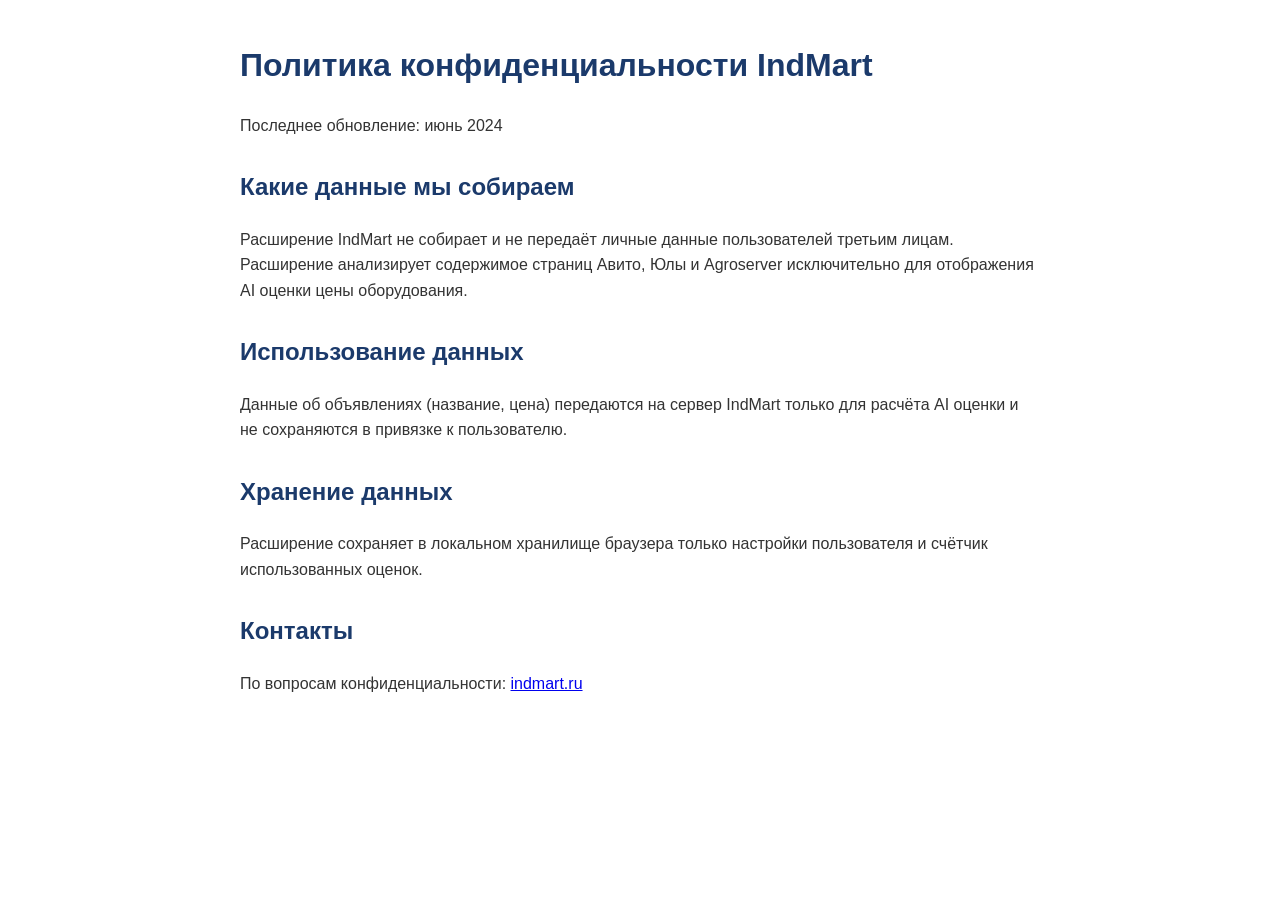
<file: deploy/privacy.html>
<!doctype html>
<html lang="ru">
<head>
<meta charset="utf-8">
<title>Политика конфиденциальности — IndMart</title>
<style>body{font-family:Arial,sans-serif;max-width:800px;margin:40px auto;padding:0 20px;line-height:1.6;color:#333}h1{color:#1B3A6B}h2{color:#1B3A6B;margin-top:30px}</style>
</head>
<body>
<h1>Политика конфиденциальности IndMart</h1>
<p>Последнее обновление: июнь 2024</p>
<h2>Какие данные мы собираем</h2>
<p>Расширение IndMart не собирает и не передаёт личные данные пользователей третьим лицам. Расширение анализирует содержимое страниц Авито, Юлы и Agroserver исключительно для отображения AI оценки цены оборудования.</p>
<h2>Использование данных</h2>
<p>Данные об объявлениях (название, цена) передаются на сервер IndMart только для расчёта AI оценки и не сохраняются в привязке к пользователю.</p>
<h2>Хранение данных</h2>
<p>Расширение сохраняет в локальном хранилище браузера только настройки пользователя и счётчик использованных оценок.</p>
<h2>Контакты</h2>
<p>По вопросам конфиденциальности: <a href="https://indmart.ru">indmart.ru</a></p>
</body>
</html>
</file>
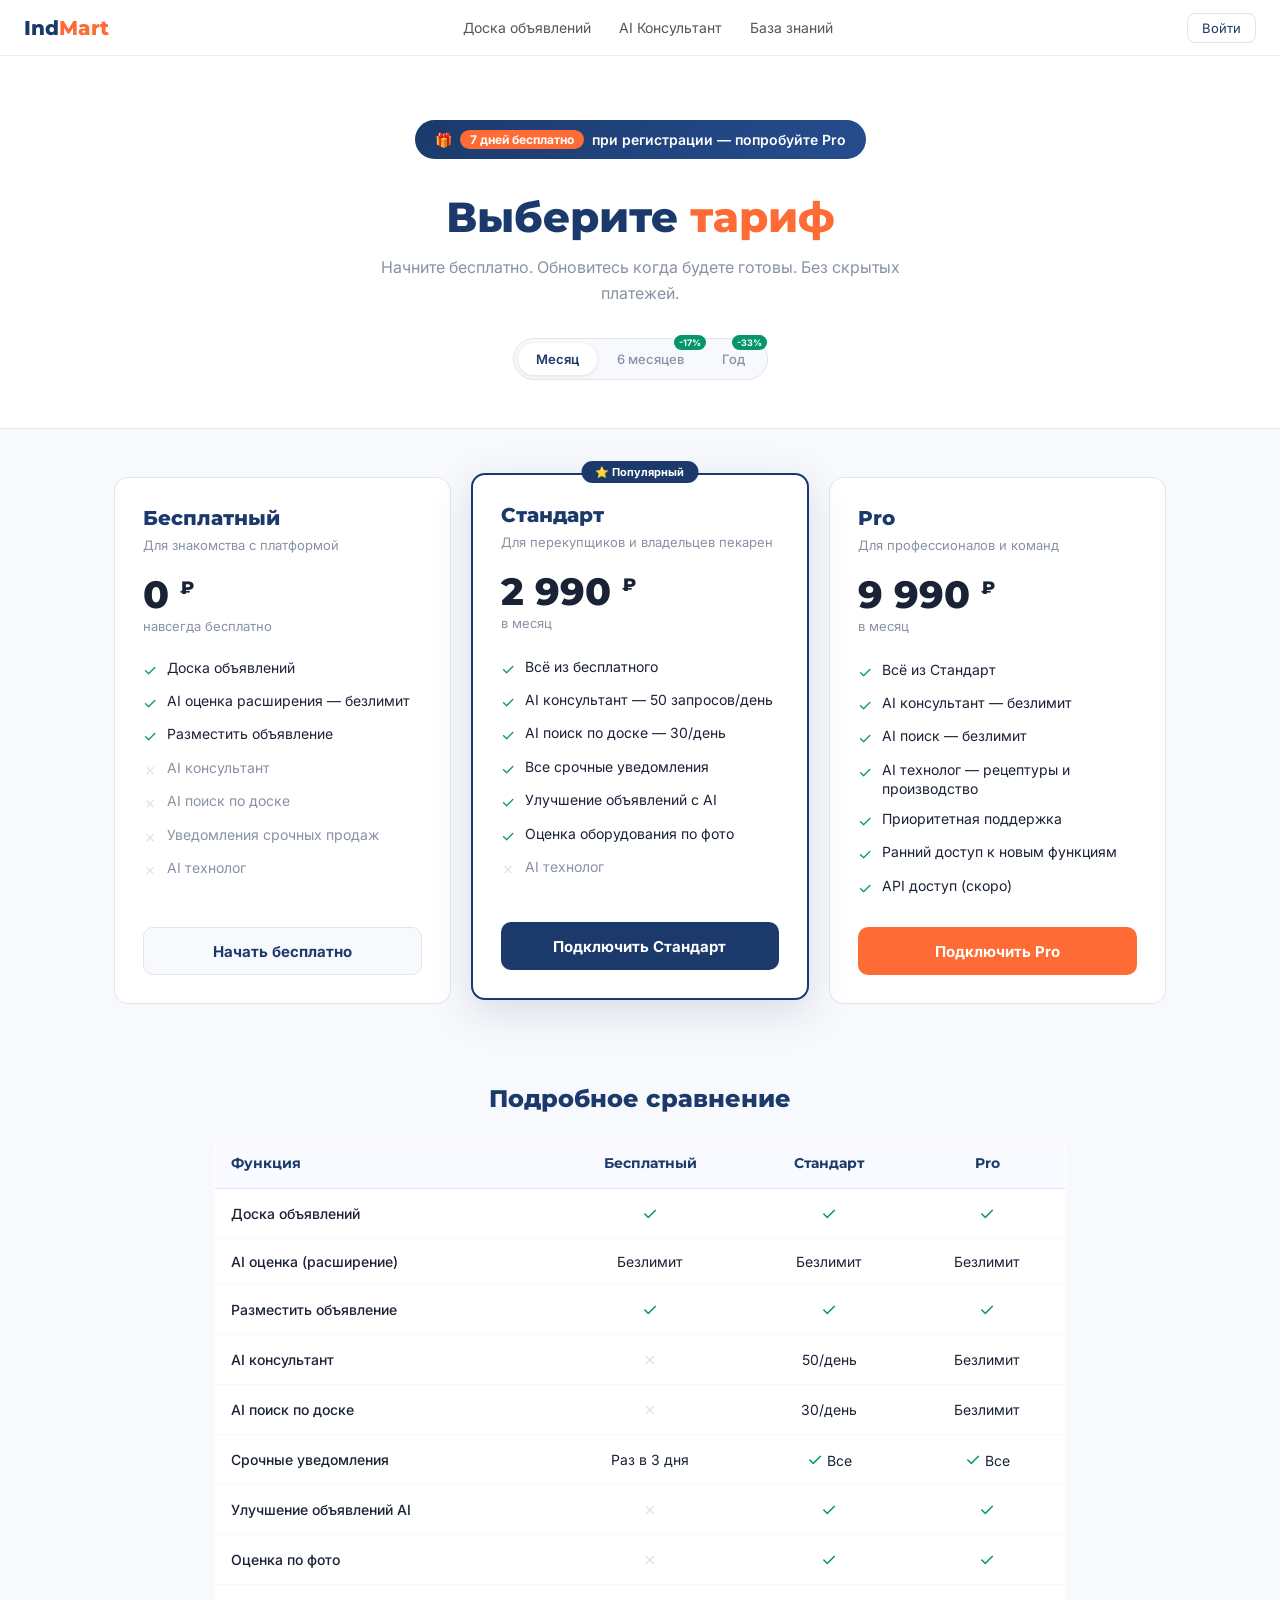
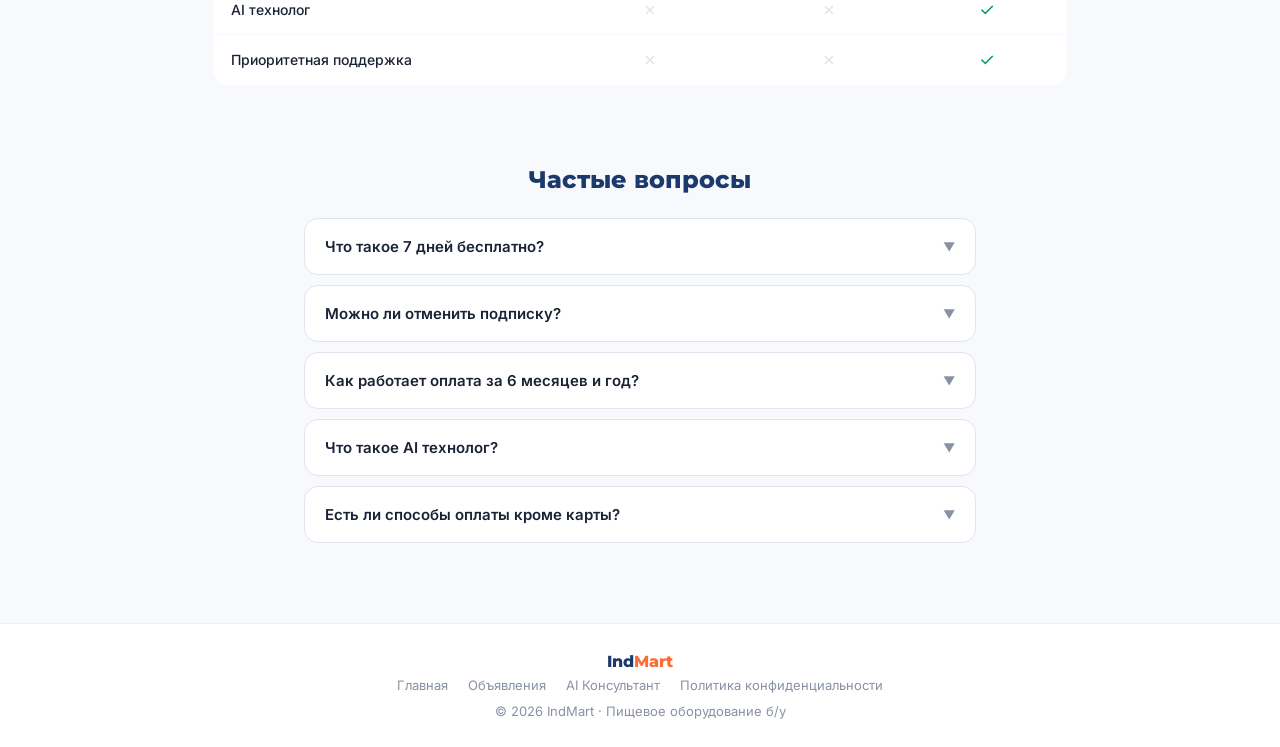
<file: deploy/upgrade.html>
<!doctype html>
<html lang="ru">
<head>
<meta charset="utf-8">
<meta name="viewport" content="width=device-width, initial-scale=1">
<title>Тарифы — IndMart | Пищевое оборудование б/у</title>
<meta name="description" content="Тарифы IndMart. Бесплатный, Стандарт и Pro. AI консультант, оценка оборудования, уведомления о срочных продажах.">
<link rel="preconnect" href="https://fonts.googleapis.com">
<link rel="preconnect" href="https://fonts.gstatic.com" crossorigin>
<link href="https://fonts.googleapis.com/css2?family=Montserrat:wght@700;800&family=Inter:wght@400;500;600&display=swap" rel="stylesheet">
<style>
:root {
  --navy: #1B3A6B;
  --navy-light: #254d8f;
  --orange: #FF6B35;
  --orange-dark: #e55a25;
  --bg: #f8f9fc;
  --card: #ffffff;
  --border: #e0e4ef;
  --text: #1a2236;
  --muted: #8892a4;
  --green: #059669;
  --radius: 14px;
}
* { box-sizing: border-box; margin: 0; padding: 0; }
body { font-family: 'Inter', sans-serif; background: var(--bg); color: var(--text); -webkit-font-smoothing: antialiased; }

nav {
  background: white;
  border-bottom: 1px solid #eee;
  height: 56px;
  display: flex;
  align-items: center;
  justify-content: space-between;
  padding: 0 24px;
  position: sticky;
  top: 0;
  z-index: 200;
}
.nav-logo { font-family: 'Montserrat', sans-serif; font-weight: 800; font-size: 20px; color: var(--navy); text-decoration: none; }
.nav-logo span { color: var(--orange); }
.nav-links { display: flex; gap: 4px; }
.nav-link { color: #555; text-decoration: none; font-size: 14px; padding: 6px 12px; border-radius: 6px; }
.nav-link:hover { color: var(--navy); background: #f5f7ff; }
.nav-right { display: flex; gap: 8px; align-items: center; position: relative; }
.user-box { display: flex; align-items: center; gap: 8px; color: var(--navy); font-size: 13px; cursor: pointer; }
.user-avatar { width: 28px; height: 28px; border-radius: 50%; background: var(--orange); display: flex; align-items: center; justify-content: center; font-size: 13px; font-weight: 700; color: white; }
.btn-login { background: white; color: var(--navy); border: 1px solid var(--border); border-radius: 8px; padding: 6px 14px; font-size: 13px; cursor: pointer; font-family: inherit; }
.btn-login:hover { background: #f5f7ff; }

/* Hero */
.hero {
  text-align: center;
  padding: 64px 24px 48px;
  background: white;
  border-bottom: 1px solid var(--border);
}
.hero h1 {
  font-family: 'Montserrat', sans-serif;
  font-weight: 800;
  font-size: clamp(28px, 4vw, 42px);
  color: var(--navy);
  margin-bottom: 12px;
}
.hero h1 span { color: var(--orange); }
.hero p { color: var(--muted); font-size: 16px; max-width: 520px; margin: 0 auto 32px; line-height: 1.6; }

/* Trial badge */
.trial-badge {
  display: inline-flex;
  align-items: center;
  gap: 8px;
  background: linear-gradient(135deg, var(--navy), var(--navy-light));
  color: white;
  padding: 10px 20px;
  border-radius: 100px;
  font-size: 14px;
  font-weight: 600;
  margin-bottom: 32px;
}
.trial-badge span { background: var(--orange); padding: 2px 10px; border-radius: 20px; font-size: 12px; font-weight: 700; }

/* Billing toggle */
.billing-toggle {
  display: inline-flex;
  background: var(--bg);
  border: 1.5px solid var(--border);
  border-radius: 100px;
  padding: 4px;
  gap: 2px;
}
.billing-btn {
  padding: 8px 18px;
  border-radius: 100px;
  border: none;
  background: none;
  font-size: 13px;
  font-weight: 500;
  cursor: pointer;
  font-family: inherit;
  color: var(--muted);
  transition: all 0.2s;
  position: relative;
}
.billing-btn.active { background: white; color: var(--navy); font-weight: 600; box-shadow: 0 1px 4px rgba(0,0,0,0.1); }
.billing-btn .discount {
  position: absolute;
  top: -8px;
  right: -4px;
  background: var(--green);
  color: white;
  font-size: 9px;
  font-weight: 700;
  padding: 2px 5px;
  border-radius: 10px;
}

/* Plans grid */
.plans-wrap {
  max-width: 1100px;
  margin: 0 auto;
  padding: 48px 24px 80px;
}
.plans-grid {
  display: grid;
  grid-template-columns: repeat(3, 1fr);
  gap: 20px;
  align-items: stretch;
}

.plan-card {
  background: white;
  border: 1.5px solid var(--border);
  border-radius: var(--radius);
  padding: 28px;
  display: flex;
  flex-direction: column;
  transition: all 0.2s;
}
.plan-card:hover { box-shadow: 0 8px 32px rgba(27,58,107,0.1); }
.plan-card.featured {
  border-color: var(--navy);
  border-width: 2px;
  position: relative;
  transform: translateY(-4px);
  box-shadow: 0 12px 40px rgba(27,58,107,0.15);
}

.popular-badge {
  position: absolute;
  top: -14px;
  left: 50%;
  transform: translateX(-50%);
  background: var(--navy);
  color: white;
  font-size: 11px;
  font-weight: 700;
  padding: 4px 14px;
  border-radius: 100px;
  white-space: nowrap;
}

.plan-name {
  font-family: 'Montserrat', sans-serif;
  font-weight: 800;
  font-size: 20px;
  color: var(--navy);
  margin-bottom: 6px;
}
.plan-desc { font-size: 13px; color: var(--muted); margin-bottom: 20px; line-height: 1.5; }

.plan-price-wrap { margin-bottom: 24px; }
.plan-price {
  font-family: 'Montserrat', sans-serif;
  font-weight: 800;
  font-size: 38px;
  color: var(--text);
  line-height: 1;
}
.plan-price sup { font-size: 18px; vertical-align: super; }
.plan-period { font-size: 13px; color: var(--muted); margin-top: 4px; }
.plan-total { font-size: 12px; color: var(--muted); margin-top: 2px; }
.plan-save {
  display: inline-block;
  background: #dcfce7;
  color: var(--green);
  font-size: 11px;
  font-weight: 700;
  padding: 2px 8px;
  border-radius: 6px;
  margin-top: 6px;
}

.plan-features {
  list-style: none;
  display: flex;
  flex-direction: column;
  gap: 10px;
  margin-bottom: 28px;
  flex: 1;
}
.plan-features li {
  display: flex;
  align-items: flex-start;
  gap: 10px;
  font-size: 14px;
  line-height: 1.4;
}
.plan-features li .check { color: var(--green); font-size: 16px; flex-shrink: 0; margin-top: 1px; }
.plan-features li .cross { color: var(--border); font-size: 16px; flex-shrink: 0; margin-top: 1px; }
.plan-features li.muted { color: var(--muted); }

.btn-plan {
  width: 100%;
  height: 48px;
  border-radius: 10px;
  font-size: 15px;
  font-weight: 700;
  cursor: pointer;
  font-family: inherit;
  border: none;
  transition: all 0.15s;
}
.btn-free { background: var(--bg); color: var(--navy); border: 1.5px solid var(--border); }
.btn-free:hover { background: #eef2ff; }
.btn-standard { background: var(--navy); color: white; }
.btn-standard:hover { background: var(--navy-light); }
.btn-pro { background: var(--orange); color: white; }
.btn-pro:hover { background: var(--orange-dark); }

/* Comparison table */
.compare-wrap {
  max-width: 900px;
  margin: 0 auto 80px;
  padding: 0 24px;
}
.compare-title {
  font-family: 'Montserrat', sans-serif;
  font-weight: 800;
  font-size: 24px;
  color: var(--navy);
  text-align: center;
  margin-bottom: 24px;
}
.compare-table {
  width: 100%;
  border-collapse: collapse;
  background: white;
  border-radius: var(--radius);
  overflow: hidden;
  border: 1.5px solid var(--border);
}
.compare-table th {
  padding: 16px;
  text-align: center;
  font-family: 'Montserrat', sans-serif;
  font-weight: 700;
  font-size: 14px;
  color: var(--navy);
  background: #f8faff;
  border-bottom: 1.5px solid var(--border);
}
.compare-table th:first-child { text-align: left; }
.compare-table td {
  padding: 14px 16px;
  font-size: 14px;
  border-bottom: 1px solid var(--bg);
  text-align: center;
}
.compare-table td:first-child { text-align: left; color: var(--text); font-weight: 500; }
.compare-table tr:last-child td { border-bottom: none; }
.compare-table tr:hover td { background: #f8faff; }
.check-green { color: var(--green); font-size: 18px; }
.check-no { color: var(--border); font-size: 18px; }

/* FAQ */
.faq-wrap {
  max-width: 720px;
  margin: 0 auto 80px;
  padding: 0 24px;
}
.faq-title { font-family: 'Montserrat', sans-serif; font-weight: 800; font-size: 24px; color: var(--navy); text-align: center; margin-bottom: 24px; }
.faq-item { background: white; border: 1.5px solid var(--border); border-radius: var(--radius); margin-bottom: 10px; overflow: hidden; }
.faq-q { padding: 18px 20px; font-weight: 600; font-size: 15px; cursor: pointer; display: flex; justify-content: space-between; align-items: center; }
.faq-q:hover { background: #f8faff; }
.faq-q .arrow { transition: transform 0.2s; color: var(--muted); font-size: 12px; }
.faq-q.open .arrow { transform: rotate(180deg); }
.faq-a { padding: 0 20px; max-height: 0; overflow: hidden; transition: all 0.3s; font-size: 14px; color: var(--muted); line-height: 1.7; }
.faq-a.open { padding: 0 20px 18px; max-height: 200px; }

footer {
  background: white;
  border-top: 1px solid #eee;
  padding: 28px 24px;
  text-align: center;
  color: var(--muted);
  font-size: 13px;
}
.footer-logo { font-family: 'Montserrat', sans-serif; font-weight: 800; font-size: 16px; color: var(--navy); margin-bottom: 6px; }
.footer-logo span { color: var(--orange); }
.footer-links { display: flex; justify-content: center; gap: 20px; margin-bottom: 10px; }
.footer-links a { color: var(--muted); text-decoration: none; font-size: 13px; }
.footer-links a:hover { color: var(--navy); }

@media (max-width: 900px) { .plans-grid { grid-template-columns: 1fr; } .plan-card.featured { transform: none; } }
@media (max-width: 600px) { .nav-links { display: none; } .billing-btn { padding: 6px 12px; font-size: 12px; } }
</style>
</head>
<body>

<nav>
  <a href="/" class="nav-logo">Ind<span>Mart</span></a>
  <div class="nav-links">
    <a href="/listings" class="nav-link">Доска объявлений</a>
    <a href="/consultant" class="nav-link">AI Консультант</a>
    <a href="/baza" class="nav-link">База знаний</a>
  </div>
  <div class="nav-right">
    <div id="navUser" style="display:none;position:relative;">
      <div class="user-box" onclick="toggleUserMenu()">
        <div class="user-avatar" id="userAvatar">A</div>
        <span id="userName"></span>
        <span style="font-size:10px;color:var(--muted);">▼</span>
      </div>
      <div id="userDropdown" style="display:none;position:absolute;right:0;top:44px;background:white;border:1.5px solid #e0e4ef;border-radius:12px;box-shadow:0 8px 32px rgba(0,0,0,0.12);min-width:200px;z-index:9999;overflow:hidden;">
        <a href="/cabinet" style="display:flex;align-items:center;gap:10px;padding:11px 16px;font-size:14px;color:#1a2236;text-decoration:none;" onmouseover="this.style.background='#f5f7ff'" onmouseout="this.style.background=''">👤 Личный кабинет</a>
        <a href="/cabinet" style="display:flex;align-items:center;gap:10px;padding:11px 16px;font-size:14px;color:#1a2236;text-decoration:none;" onmouseover="this.style.background='#f5f7ff'" onmouseout="this.style.background=''">📋 Мои объявления</a>
        <div style="height:1px;background:#e0e4ef;margin:4px 0;"></div>
        <button onclick="localStorage.removeItem('indmart_token');localStorage.removeItem('indmart_user');location.reload();" style="display:flex;align-items:center;gap:10px;padding:11px 16px;font-size:14px;color:#dc2626;background:none;border:none;width:100%;cursor:pointer;font-family:inherit;" onmouseover="this.style.background='#fff0f0'" onmouseout="this.style.background=''">🚪 Выйти</button>
      </div>
    </div>
    <button id="navLoginBtn" class="btn-login" onclick="window.location.href='/listings'">Войти</button>
  </div>
</nav>

<!-- HERO -->
<div class="hero">
  <div class="trial-badge">🎁 <span>7 дней бесплатно</span> при регистрации — попробуйте Pro</div>
  <h1>Выберите <span>тариф</span></h1>
  <p>Начните бесплатно. Обновитесь когда будете готовы. Без скрытых платежей.</p>

  <div class="billing-toggle">
    <button class="billing-btn active" id="btnMonthly" onclick="setBilling('monthly')">Месяц</button>
    <button class="billing-btn" id="btn6month" onclick="setBilling('6month')">6 месяцев <span class="discount">-17%</span></button>
    <button class="billing-btn" id="btnYearly" onclick="setBilling('yearly')">Год <span class="discount">-33%</span></button>
  </div>
</div>

<!-- PLANS -->
<div class="plans-wrap">
  <div class="plans-grid">

    <!-- FREE -->
    <div class="plan-card">
      <div class="plan-name">Бесплатный</div>
      <div class="plan-desc">Для знакомства с платформой</div>
      <div class="plan-price-wrap">
        <div class="plan-price">0 <sup>₽</sup></div>
        <div class="plan-period">навсегда бесплатно</div>
      </div>
      <ul class="plan-features">
        <li><span class="check">✓</span> Доска объявлений</li>
        <li><span class="check">✓</span> AI оценка расширения — безлимит</li>
        <li><span class="check">✓</span> Разместить объявление</li>
        <li class="muted"><span class="cross">✗</span> AI консультант</li>
        <li class="muted"><span class="cross">✗</span> AI поиск по доске</li>
        <li class="muted"><span class="cross">✗</span> Уведомления срочных продаж</li>
        <li class="muted"><span class="cross">✗</span> AI технолог</li>
      </ul>
      <button class="btn-plan btn-free" onclick="window.location.href='/listings'">Начать бесплатно</button>
    </div>

    <!-- STANDARD -->
    <div class="plan-card featured">
      <div class="popular-badge">⭐ Популярный</div>
      <div class="plan-name">Стандарт</div>
      <div class="plan-desc">Для перекупщиков и владельцев пекарен</div>
      <div class="plan-price-wrap">
        <div class="plan-price" id="priceStandard">2 990 <sup>₽</sup></div>
        <div class="plan-period" id="periodStandard">в месяц</div>
        <div class="plan-total" id="totalStandard"></div>
        <div class="plan-save" id="saveStandard" style="display:none;"></div>
      </div>
      <ul class="plan-features">
        <li><span class="check">✓</span> Всё из бесплатного</li>
        <li><span class="check">✓</span> AI консультант — 50 запросов/день</li>
        <li><span class="check">✓</span> AI поиск по доске — 30/день</li>
        <li><span class="check">✓</span> Все срочные уведомления</li>
        <li><span class="check">✓</span> Улучшение объявлений с AI</li>
        <li><span class="check">✓</span> Оценка оборудования по фото</li>
        <li class="muted"><span class="cross">✗</span> AI технолог</li>
      </ul>
      <button class="btn-plan btn-standard" onclick="pay('standard')">Подключить Стандарт</button>
    </div>

    <!-- PRO -->
    <div class="plan-card">
      <div class="plan-name">Pro</div>
      <div class="plan-desc">Для профессионалов и команд</div>
      <div class="plan-price-wrap">
        <div class="plan-price" id="pricePro">9 990 <sup>₽</sup></div>
        <div class="plan-period" id="periodPro">в месяц</div>
        <div class="plan-total" id="totalPro"></div>
        <div class="plan-save" id="savePro" style="display:none;"></div>
      </div>
      <ul class="plan-features">
        <li><span class="check">✓</span> Всё из Стандарт</li>
        <li><span class="check">✓</span> AI консультант — безлимит</li>
        <li><span class="check">✓</span> AI поиск — безлимит</li>
        <li><span class="check">✓</span> AI технолог — рецептуры и производство</li>
        <li><span class="check">✓</span> Приоритетная поддержка</li>
        <li><span class="check">✓</span> Ранний доступ к новым функциям</li>
        <li><span class="check">✓</span> API доступ (скоро)</li>
      </ul>
      <button class="btn-plan btn-pro" onclick="pay('pro')">Подключить Pro</button>
    </div>

  </div>
</div>

<!-- COMPARISON TABLE -->
<div class="compare-wrap">
  <div class="compare-title">Подробное сравнение</div>
  <table class="compare-table">
    <thead>
      <tr>
        <th>Функция</th>
        <th>Бесплатный</th>
        <th>Стандарт</th>
        <th>Pro</th>
      </tr>
    </thead>
    <tbody>
      <tr><td>Доска объявлений</td><td><span class="check-green">✓</span></td><td><span class="check-green">✓</span></td><td><span class="check-green">✓</span></td></tr>
      <tr><td>AI оценка (расширение)</td><td>Безлимит</td><td>Безлимит</td><td>Безлимит</td></tr>
      <tr><td>Разместить объявление</td><td><span class="check-green">✓</span></td><td><span class="check-green">✓</span></td><td><span class="check-green">✓</span></td></tr>
      <tr><td>AI консультант</td><td><span class="check-no">✗</span></td><td>50/день</td><td>Безлимит</td></tr>
      <tr><td>AI поиск по доске</td><td><span class="check-no">✗</span></td><td>30/день</td><td>Безлимит</td></tr>
      <tr><td>Срочные уведомления</td><td>Раз в 3 дня</td><td><span class="check-green">✓</span> Все</td><td><span class="check-green">✓</span> Все</td></tr>
      <tr><td>Улучшение объявлений AI</td><td><span class="check-no">✗</span></td><td><span class="check-green">✓</span></td><td><span class="check-green">✓</span></td></tr>
      <tr><td>Оценка по фото</td><td><span class="check-no">✗</span></td><td><span class="check-green">✓</span></td><td><span class="check-green">✓</span></td></tr>
      <tr><td>AI технолог</td><td><span class="check-no">✗</span></td><td><span class="check-no">✗</span></td><td><span class="check-green">✓</span></td></tr>
      <tr><td>Приоритетная поддержка</td><td><span class="check-no">✗</span></td><td><span class="check-no">✗</span></td><td><span class="check-green">✓</span></td></tr>
    </tbody>
  </table>
</div>

<!-- FAQ -->
<div class="faq-wrap">
  <div class="faq-title">Частые вопросы</div>

  <div class="faq-item">
    <div class="faq-q" onclick="toggleFaq(this)">Что такое 7 дней бесплатно? <span class="arrow">▼</span></div>
    <div class="faq-a">После регистрации вы автоматически получаете 7 дней Pro тарифа бесплатно. Карта не нужна. После окончания пробного периода аккаунт переходит на бесплатный тариф.</div>
  </div>

  <div class="faq-item">
    <div class="faq-q" onclick="toggleFaq(this)">Можно ли отменить подписку? <span class="arrow">▼</span></div>
    <div class="faq-a">Да, вы можете отменить подписку в любое время в личном кабинете. После отмены доступ к платным функциям сохраняется до конца оплаченного периода.</div>
  </div>

  <div class="faq-item">
    <div class="faq-q" onclick="toggleFaq(this)">Как работает оплата за 6 месяцев и год? <span class="arrow">▼</span></div>
    <div class="faq-a">При выборе 6 месяцев или года вы оплачиваете сразу весь период со скидкой. Это выгоднее чем платить помесячно. Возврат возможен в течение 14 дней с момента оплаты.</div>
  </div>

  <div class="faq-item">
    <div class="faq-q" onclick="toggleFaq(this)">Что такое AI технолог? <span class="arrow">▼</span></div>
    <div class="faq-a">AI технолог — специальный режим консультанта для решения производственных задач: технология выпечки, рецептуры, настройка оборудования, решение проблем на производстве. Доступен только на тарифе Pro.</div>
  </div>

  <div class="faq-item">
    <div class="faq-q" onclick="toggleFaq(this)">Есть ли способы оплаты кроме карты? <span class="arrow">▼</span></div>
    <div class="faq-a">Да, мы принимаем банковские карты Visa, Mastercard, МИР, а также оплату по счёту для юридических лиц. Для оплаты по счёту напишите на support@indmart.ru.</div>
  </div>
</div>

<footer>
  <div class="footer-logo">Ind<span>Mart</span></div>
  <div class="footer-links">
    <a href="/">Главная</a>
    <a href="/listings">Объявления</a>
    <a href="/consultant">AI Консультант</a>
    <a href="/privacy.html">Политика конфиденциальности</a>
  </div>
  <div>© 2026 IndMart · Пищевое оборудование б/у</div>
</footer>

<script>
// Auth
(function() {
  const u = localStorage.getItem('indmart_user');
  if (u) {
    try {
      const user = JSON.parse(u);
      const name = user.username || user.email || 'User';
      document.getElementById('navUser').style.display = 'block';
      document.getElementById('navLoginBtn').style.display = 'none';
      document.getElementById('userAvatar').textContent = name[0].toUpperCase();
      document.getElementById('userName').textContent = '@' + name;
    } catch(e) {}
  }
})();

function toggleUserMenu() {
  const m = document.getElementById('userDropdown');
  m.style.display = m.style.display === 'none' ? 'block' : 'none';
}
document.addEventListener('click', function(e) {
  const m = document.getElementById('userDropdown');
  if (m && !e.target.closest('#navUser')) m.style.display = 'none';
});

// Pricing
const prices = {
  monthly:  { standard: 2990,  pro: 9990  },
  '6month': { standard: 14940, pro: 50940 }, // 2490/mo * 6, 8490/mo * 6
  yearly:   { standard: 23880, pro: 83880 }, // 1990/mo * 12, 6990/mo * 12
};
const monthly = {
  monthly:  { standard: 2990, pro: 9990 },
  '6month': { standard: 2490, pro: 8490 },
  yearly:   { standard: 1990, pro: 6990 },
};
const saves = {
  monthly:  { standard: null, pro: null },
  '6month': { standard: 'Экономия 3 000 ₽', pro: 'Экономия 9 000 ₽' },
  yearly:   { standard: 'Экономия 11 880 ₽', pro: 'Экономия 35 880 ₽' },
};

let currentBilling = 'monthly';

function setBilling(type) {
  currentBilling = type;
  ['btnMonthly', 'btn6month', 'btnYearly'].forEach(id => document.getElementById(id).classList.remove('active'));
  document.getElementById(type === 'monthly' ? 'btnMonthly' : type === '6month' ? 'btn6month' : 'btnYearly').classList.add('active');

  const sPrice = monthly[type].standard;
  const pPrice = monthly[type].pro;

  document.getElementById('priceStandard').innerHTML = sPrice.toLocaleString('ru-RU') + ' <sup>₽</sup>';
  document.getElementById('pricePro').innerHTML = pPrice.toLocaleString('ru-RU') + ' <sup>₽</sup>';

  if (type === 'monthly') {
    document.getElementById('periodStandard').textContent = 'в месяц';
    document.getElementById('periodPro').textContent = 'в месяц';
    document.getElementById('totalStandard').textContent = '';
    document.getElementById('totalPro').textContent = '';
    document.getElementById('saveStandard').style.display = 'none';
    document.getElementById('savePro').style.display = 'none';
  } else {
    const months = type === '6month' ? 6 : 12;
    const totalS = prices[type].standard;
    const totalP = prices[type].pro;
    document.getElementById('periodStandard').textContent = 'в месяц';
    document.getElementById('periodPro').textContent = 'в месяц';
    document.getElementById('totalStandard').textContent = 'Итого: ' + totalS.toLocaleString('ru-RU') + ' ₽ за ' + months + ' мес.';
    document.getElementById('totalPro').textContent = 'Итого: ' + totalP.toLocaleString('ru-RU') + ' ₽ за ' + months + ' мес.';
    document.getElementById('saveStandard').textContent = saves[type].standard;
    document.getElementById('savePro').textContent = saves[type].pro;
    document.getElementById('saveStandard').style.display = 'inline-block';
    document.getElementById('savePro').style.display = 'inline-block';
  }
}

function pay(plan) {
  const token = localStorage.getItem('indmart_token');
  if (!token) { window.location.href = '/listings'; return; }
  alert('Оплата скоро появится! Напишите нам в Telegram @IndMartSupport для оформления подписки.');
}

function toggleFaq(el) {
  el.classList.toggle('open');
  el.nextElementSibling.classList.toggle('open');
}
</script>
</body>
</html>
</file>
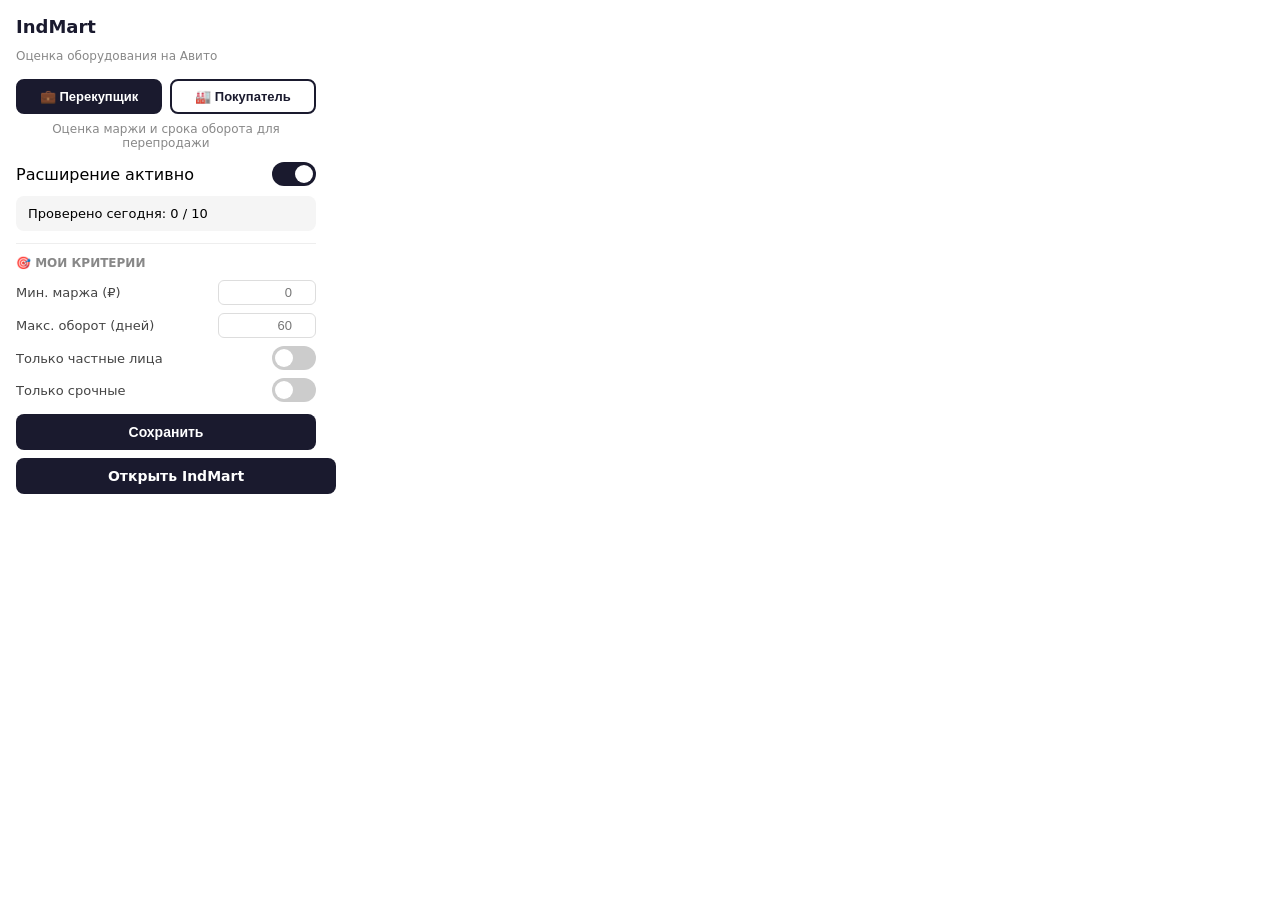
<file: extension/popup.html>
<!DOCTYPE html>
<html>
<head>
<meta charset="utf-8">
<style>
  body { width:300px; padding:16px; font-family:system-ui,sans-serif; margin:0; background:#fff; }
  h2 { color:#1a1a2e; margin:0 0 4px; font-size:18px; }
  .sub { color:#888; font-size:12px; margin-bottom:16px; }
  .mode-switcher { display:flex; gap:8px; margin-bottom:8px; }
  .mode-btn { flex:1; padding:8px; border:2px solid #1a1a2e; border-radius:8px; background:#fff; color:#1a1a2e; font-weight:600; font-size:13px; cursor:pointer; transition:.2s; }
  .mode-btn.active { background:#1a1a2e; color:#fff; }
  .mode-desc { font-size:12px; color:#888; margin-bottom:12px; text-align:center; }
  .row { display:flex; justify-content:space-between; align-items:center; margin-bottom:10px; }
  .toggle { position:relative; width:44px; height:24px; flex-shrink:0; }
  .toggle input { opacity:0; width:0; height:0; }
  .slider { position:absolute; inset:0; background:#ccc; border-radius:24px; cursor:pointer; transition:.3s; }
  .slider:before { content:""; position:absolute; width:18px; height:18px; left:3px; top:3px; background:#fff; border-radius:50%; transition:.3s; }
  input:checked + .slider { background:#1a1a2e; }
  input:checked + .slider:before { transform:translateX(20px); }
  .stat { background:#f5f5f5; border-radius:8px; padding:10px 12px; font-size:13px; margin-bottom:12px; }
  .section { border-top:1px solid #eee; padding-top:12px; margin-top:4px; }
  .section-title { font-size:12px; font-weight:600; color:#888; text-transform:uppercase; margin-bottom:10px; }
  .filter-row { display:flex; justify-content:space-between; align-items:center; margin-bottom:8px; font-size:13px; }
  .filter-row label { color:#444; }
  input[type=number] { width:80px; padding:4px 8px; border:1px solid #ddd; border-radius:6px; font-size:13px; text-align:right; }
  input[type=number]:focus { outline:none; border-color:#1a1a2e; }
  .btn { display:block; background:#1a1a2e; color:#fff; text-align:center; padding:10px; border-radius:8px; text-decoration:none; font-weight:600; font-size:14px; border:none; width:100%; cursor:pointer; margin-top:12px; }
  .saved { color:#22c55e; font-size:12px; text-align:center; margin-top:6px; display:none; }
</style>
</head>
<body>
<h2>IndMart</h2>
<p class="sub">Оценка оборудования на Авито</p>
<div class="mode-switcher">
  <button class="mode-btn active" id="modeReseller">💼 Перекупщик</button>
  <button class="mode-btn" id="modeBuyer">🏭 Покупатель</button>
</div>
<div id="modeDesc" class="mode-desc">Оценка маржи и срока оборота для перепродажи</div>
<div class="row">
  <span>Расширение активно</span>
  <label class="toggle"><input type="checkbox" id="toggle" checked><span class="slider"></span></label>
</div>
<div class="stat" id="stat">Проверено сегодня: 0 / 10</div>
<div class="section">
  <div class="section-title">🎯 Мои критерии</div>
  <div class="filter-row">
    <label>Мин. маржа (₽)</label>
    <input type="number" id="minMargin" placeholder="0" min="0" step="1000">
  </div>
  <div class="filter-row">
    <label>Макс. оборот (дней)</label>
    <input type="number" id="maxTurnover" placeholder="60" min="1" max="365">
  </div>
  <div class="filter-row">
    <label>Только частные лица</label>
    <label class="toggle"><input type="checkbox" id="privateOnly"><span class="slider"></span></label>
  </div>
  <div class="filter-row">
    <label>Только срочные</label>
    <label class="toggle"><input type="checkbox" id="urgentOnly"><span class="slider"></span></label>
  </div>
  <button class="btn" id="saveFilters">Сохранить</button>
  <div class="saved" id="saved">✅ Сохранено!</div>
</div>
<a class="btn" href="https://indmart.ru" target="_blank" style="margin-top:8px">Открыть IndMart</a>
<script src="popup.js"></script>
</body>
</html>
</file>
